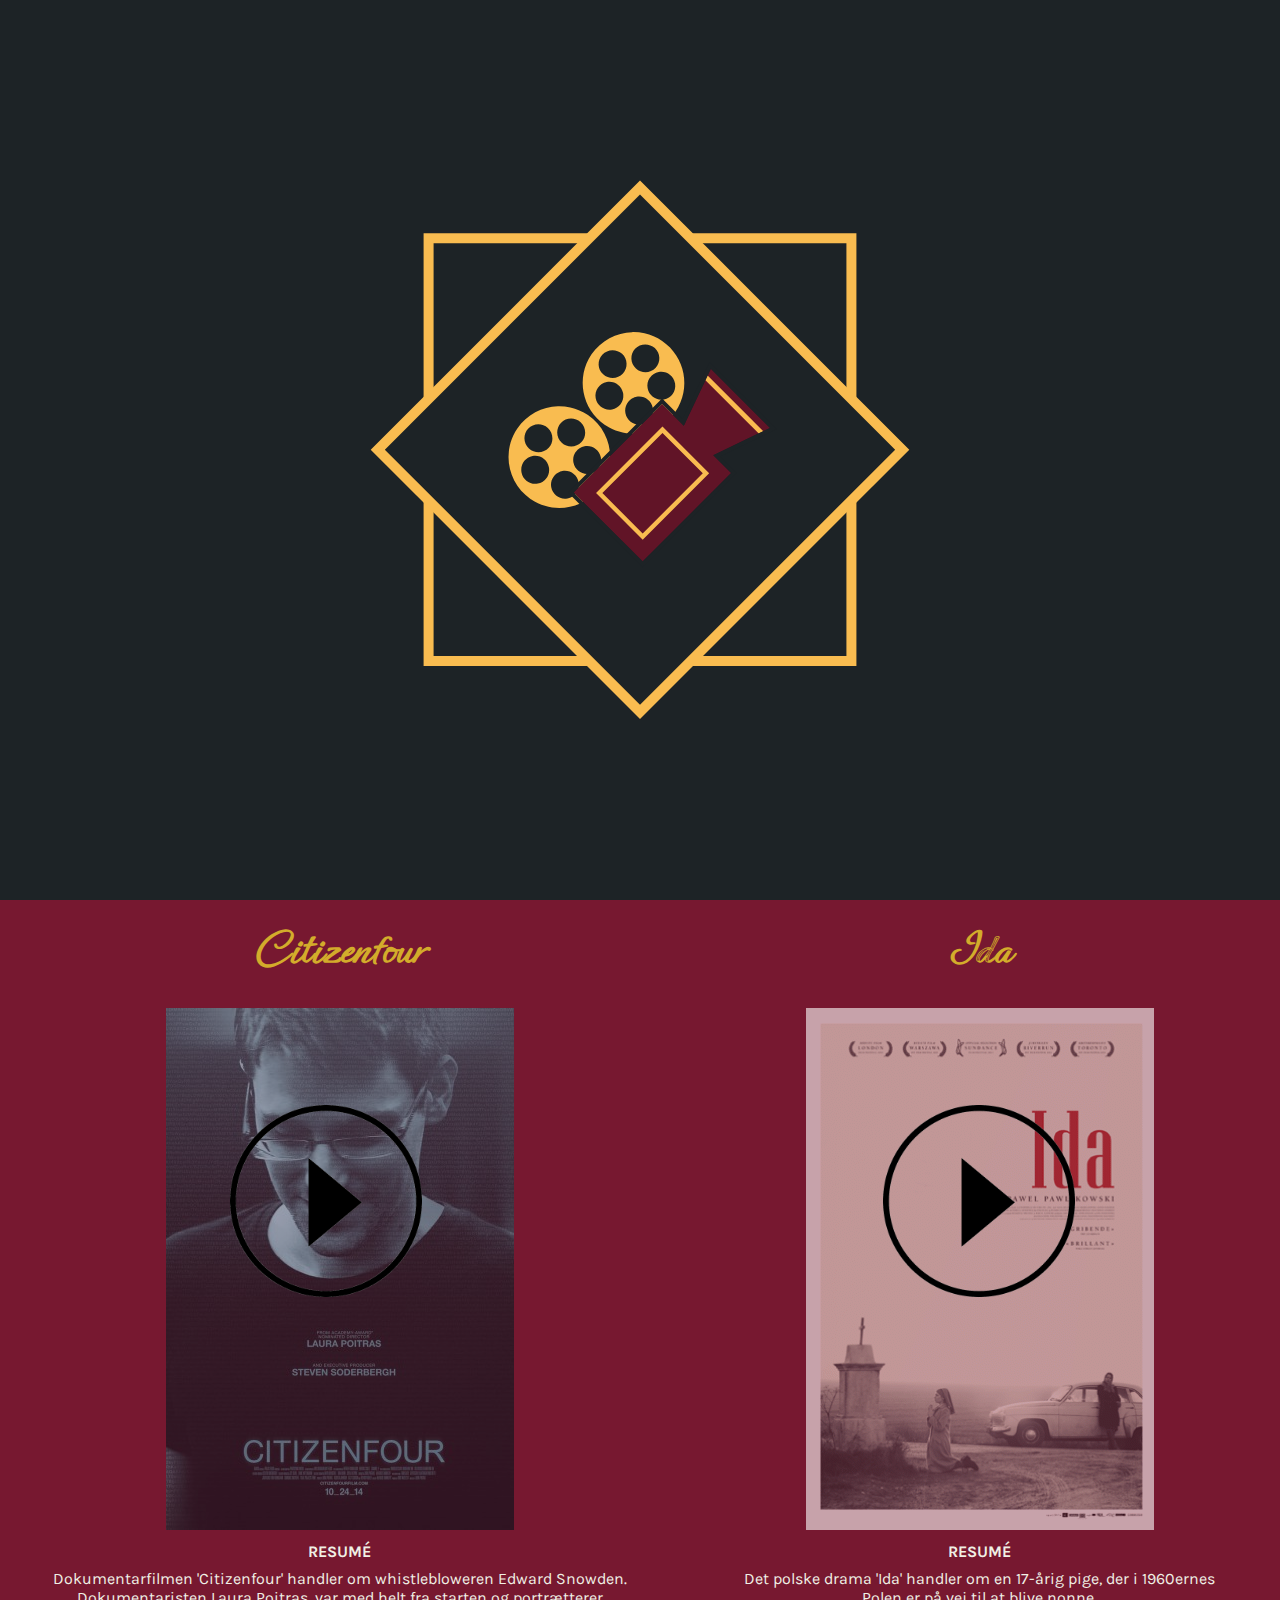
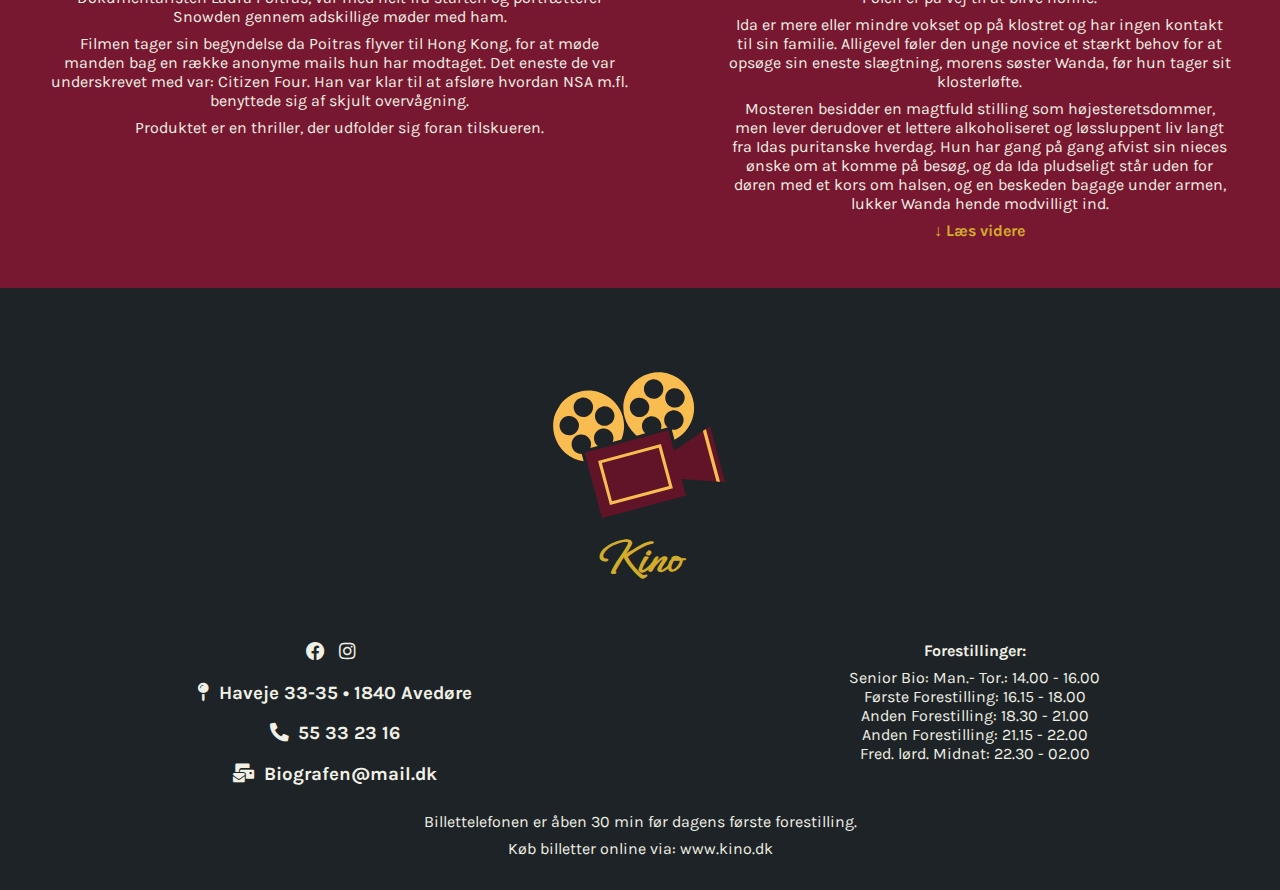
<file: index.html>
<!DOCTYPE html>
<html lang="da">

<head>
<!-- facebook Open Graph meta tags -->
    <meta property="og:title" content="Kino Biografen | Home" />
    <meta property="og:url" content="kino.dk/index" />
    <meta property="og:image" content="assets/logo/logo.svg" />
    <!-- <meta property="og:image:width" content="1200" />
    <meta property="og:image:height" content="630" /> -->
    <meta property="og:type" content="website" />
    <meta property="og:description" content="Kino er en lille biograf med speciale i kulturaktuelle og alternative filmoplevelser." />
    <meta property="og:locale" content="da" />
<!-- facebook Open Graph meta tags ends here -->

    <link rel="icon" href="assets/logo/logo.svg">
    <meta name="title" content="Kino Biografen | Home"/>
    <meta name="description" content="Lille biograf med speciale i kulturaktuelle og alternative filmoplevelser.">
    <meta name="keywords" content="Kino, Biograf, Kulturaktuelle, Alternative, Film, Oplevelser, Hygge, Popkorn, Biffen, Café">
    <meta name="robots" content="all" />
    <meta http-equiv="X-UA-Compatible" content="IE=edge">
    <meta name="viewport" content="width=device-width, initial-scale=1.0">

    <!-- STYLESHEETS -->
    <link rel="stylesheet" href="assets/css/header.css">
    <link rel="stylesheet" href="assets/css/main.css">
    <link rel="stylesheet" href="assets/css/index.css">
    <link href="/_FILES/webfonts/all.css" rel="stylesheet">

    <!-- JAVASCRIPT -->
    <script src="assets/js/slider.js" defer></script>
    <script src="assets/js/scripts.js" defer></script>
    <script src="assets/js/header.js" defer></script>
</head>

<body>

    <div class="loader">
        <?xml version="1.0" encoding="utf-8"?>
        <!-- Generator: Adobe Illustrator 25.4.1, SVG Export Plug-In . SVG Version: 6.00 Build 0)  -->
        <svg version="1.1" id="loader" xmlns="http://www.w3.org/2000/svg" xmlns:xlink="http://www.w3.org/1999/xlink" x="0px" y="0px"
             viewBox="0 0 288.17 309.87" enable-background="new 0 0 288.17 309.87" xml:space="preserve">
        <rect id="background2" x="38.31" y="49.17" transform="matrix(-1 8.315230e-15 -8.315230e-15 -1 288.167 309.8738)" fill="#1D2326" stroke="#F9BC50" stroke-width="5" stroke-miterlimit="10" width="211.54" height="211.54"/>
        <rect id="background1" x="51.31" y="62.17" transform="matrix(-0.7071 0.7071 -0.7071 -0.7071 355.5228 162.6114)" fill="#1D2326" stroke="#F9BC50" stroke-width="5" stroke-miterlimit="10" width="185.54" height="185.54"/>
        <g id="Camera">
            <path id="wheel2" fill="#F9BC50" d="M118.05,137.64c-2.76-1.88-5.75-3.14-8.83-3.8c-1.83-0.41-3.69-0.6-5.54-0.6h-0.14
                c-0.18,0-0.36,0-0.54,0.01c-7.87,0.24-15.52,4.12-20.29,11.12c-7.9,11.62-4.88,27.43,6.72,35.33l0.28,0.19
                c7.53,4.98,16.77,5.44,24.46,1.99c4.15-1.86,7.85-4.86,10.6-8.89C132.67,161.37,129.66,145.55,118.05,137.64z M104.5,141.61
                c2.58-2.82,7.02-3,9.88-0.38c2.85,2.63,3.05,7.04,0.44,9.87c-2.61,2.84-7.02,3.01-9.88,0.38
                C102.09,148.86,101.89,144.44,104.5,141.61z M88.1,144.5c2.62-2.84,7.04-3.01,9.89-0.38c2.85,2.62,3.04,7.05,0.44,9.88
                c-2.61,2.83-7.02,2.99-9.89,0.37C85.69,151.74,85.5,147.33,88.1,144.5z M84.78,166.12c-0.61-3.73,1.85-7.27,5.56-7.98
                c3.79-0.72,7.43,1.77,8.16,5.58c0.04,0.22,0.08,0.45,0.1,0.67v0.03c0.32,3.55-2.08,6.81-5.63,7.49c-3.76,0.72-7.43-1.78-8.16-5.59
                c-0.01-0.04-0.01-0.07-0.02-0.1C84.78,166.19,84.78,166.15,84.78,166.12z M108.36,179.24c-0.05,0.02-0.1,0.04-0.16,0.04
                c-0.08,0.02-0.16,0.04-0.24,0.06c-0.1,0.02-0.19,0.03-0.29,0.05c-3.73,0.61-7.27-1.87-7.98-5.61c-0.65-3.38,1.25-6.66,4.34-7.85
                c0.07-0.03,0.13-0.06,0.2-0.06c0.32-0.12,0.66-0.21,1-0.28c3.78-0.72,7.42,1.79,8.15,5.6c0.55,2.88-0.74,5.68-3.04,7.17
                C109.75,178.76,109.08,179.06,108.36,179.24z M118.94,166.98c-3.78,0.72-7.42-1.79-8.15-5.6c-0.36-1.85,0.05-3.67,1-5.13
                c0.08-0.11,0.17-0.23,0.25-0.34c0.98-1.37,2.49-2.38,4.28-2.72c3.79-0.72,7.43,1.78,8.16,5.59c0.02,0.1,0.04,0.19,0.04,0.29
                C125.08,162.77,122.63,166.27,118.94,166.98z"/>
            <path id="wheel1" fill="#F9BC50" d="M155.17,100.52c-2.76-1.88-5.75-3.14-8.83-3.8c-1.83-0.41-3.69-0.6-5.54-0.6h-0.14
                c-0.18,0-0.36,0-0.54,0.01c-7.87,0.24-15.52,4.12-20.29,11.12c-7.9,11.62-4.88,27.43,6.72,35.33l0.28,0.19
                c7.53,4.98,16.77,5.44,24.46,1.99c4.15-1.86,7.85-4.86,10.6-8.89C169.79,124.25,166.78,108.43,155.17,100.52z M141.62,104.49
                c2.58-2.82,7.02-3,9.88-0.38c2.85,2.63,3.05,7.04,0.44,9.87c-2.61,2.84-7.02,3.01-9.88,0.38
                C139.21,111.74,139.01,107.32,141.62,104.49z M125.22,107.38c2.62-2.84,7.04-3.01,9.89-0.38c2.85,2.62,3.04,7.05,0.44,9.88
                c-2.61,2.83-7.02,2.99-9.89,0.37C122.81,114.62,122.62,110.21,125.22,107.38z M121.9,129c-0.61-3.73,1.85-7.27,5.56-7.98
                c3.79-0.72,7.43,1.77,8.16,5.58c0.04,0.22,0.08,0.45,0.1,0.67v0.03c0.32,3.55-2.08,6.81-5.63,7.49c-3.76,0.72-7.43-1.78-8.16-5.59
                c-0.01-0.04-0.01-0.07-0.02-0.1C121.9,129.07,121.9,129.03,121.9,129z M145.48,142.12c-0.05,0.02-0.1,0.04-0.16,0.04
                c-0.08,0.02-0.16,0.04-0.24,0.06c-0.1,0.02-0.19,0.03-0.29,0.05c-3.73,0.61-7.27-1.87-7.98-5.61c-0.65-3.38,1.25-6.66,4.34-7.85
                c0.07-0.03,0.13-0.06,0.2-0.06c0.32-0.12,0.66-0.21,1-0.28c3.78-0.72,7.42,1.79,8.15,5.6c0.55,2.88-0.74,5.68-3.04,7.17
                C146.87,141.64,146.2,141.94,145.48,142.12z M156.06,129.86c-3.78,0.72-7.42-1.79-8.15-5.6c-0.36-1.85,0.05-3.67,1-5.13
                c0.08-0.11,0.17-0.23,0.25-0.34c0.98-1.37,2.49-2.38,4.28-2.72c3.79-0.72,7.43,1.78,8.16,5.59c0.02,0.1,0.04,0.19,0.04,0.29
                C162.2,125.65,159.75,129.15,156.06,129.86z"/>
            <path fill="#611427" d="M166,142.97l-10.87-10.88l-44.28,44.28l34.55,34.55l44.28-44.28l-8.91-8.91l28.38-13.67l-29.62-29.62
                L166,142.97z"/>
            <g>
                <path fill="#F9BC50" d="M178.69,166.73l-33.24,33.24l-23.35-23.35l33.23-33.23l23.35,23.35L178.69,166.73z M145.43,196.82
                    l30.08-30.08l-20.18-20.18l-30.08,30.08L145.43,196.82z"/>
            </g>
            <g>
                <path fill="#F9BC50" d="M176.82,120.14l26.67,26.68l2.3-1.13l-27.86-27.86L176.82,120.14z"/>
            </g>
            <path fill="#1D2326" d="M179.53,114.44l29.62,29.62l-28.38,13.67l8.91,8.91l-44.28,44.28l-34.55-34.55l44.28-44.28L166,142.97
                L179.53,114.44L179.53,114.44z M178.94,111.02l-1.22,2.56l-12.32,25.96l-8.86-8.87l-1.41-1.41l-1.41,1.41l-44.28,44.28l-1.41,1.41
                l1.41,1.41l34.55,34.55l1.41,1.41l1.41-1.41l44.28-44.28l1.41-1.41l-1.41-1.41l-6.91-6.91l25.84-12.45l2.54-1.22l-1.99-1.99
                l-29.62-29.62L178.94,111.02L178.94,111.02z"/>
        </g>
        </svg>

<div id="zoomOut"></div>
    </div>

<!-- Header med navigation -->
<header id="header">
    <div id="header-wrap">
    <a href="index.html">
    <?xml version="1.0" encoding="utf-8"?>
    <!-- Generator: Adobe Illustrator 25.4.1, SVG Export Plug-In . SVG Version: 6.00 Build 0)  -->
    <svg version="1.1" id="header-logo" xmlns="http://www.w3.org/2000/svg" xmlns:xlink="http://www.w3.org/1999/xlink" x="0px" y="0px"
         viewBox="0 0 288.17 309.87" enable-background="new 0 0 288.17 309.87" xml:space="preserve">
    <rect id="background2" x="38.31" y="49.17" transform="matrix(-1 8.315230e-15 -8.315230e-15 -1 288.167 309.8738)" fill="#1D2326" stroke="#F9BC50" stroke-width="5" stroke-miterlimit="10" width="211.54" height="211.54"/>
    <rect id="background1" x="51.31" y="62.17" transform="matrix(-0.7071 0.7071 -0.7071 -0.7071 355.5228 162.6114)" fill="#1D2326" stroke="#F9BC50" stroke-width="5" stroke-miterlimit="10" width="185.54" height="185.54"/>
    <g id="Camera">
        <path id="wheel2" fill="#F9BC50" d="M118.05,137.64c-2.76-1.88-5.75-3.14-8.83-3.8c-1.83-0.41-3.69-0.6-5.54-0.6h-0.14
            c-0.18,0-0.36,0-0.54,0.01c-7.87,0.24-15.52,4.12-20.29,11.12c-7.9,11.62-4.88,27.43,6.72,35.33l0.28,0.19
            c7.53,4.98,16.77,5.44,24.46,1.99c4.15-1.86,7.85-4.86,10.6-8.89C132.67,161.37,129.66,145.55,118.05,137.64z M104.5,141.61
            c2.58-2.82,7.02-3,9.88-0.38c2.85,2.63,3.05,7.04,0.44,9.87c-2.61,2.84-7.02,3.01-9.88,0.38
            C102.09,148.86,101.89,144.44,104.5,141.61z M88.1,144.5c2.62-2.84,7.04-3.01,9.89-0.38c2.85,2.62,3.04,7.05,0.44,9.88
            c-2.61,2.83-7.02,2.99-9.89,0.37C85.69,151.74,85.5,147.33,88.1,144.5z M84.78,166.12c-0.61-3.73,1.85-7.27,5.56-7.98
            c3.79-0.72,7.43,1.77,8.16,5.58c0.04,0.22,0.08,0.45,0.1,0.67v0.03c0.32,3.55-2.08,6.81-5.63,7.49c-3.76,0.72-7.43-1.78-8.16-5.59
            c-0.01-0.04-0.01-0.07-0.02-0.1C84.78,166.19,84.78,166.15,84.78,166.12z M108.36,179.24c-0.05,0.02-0.1,0.04-0.16,0.04
            c-0.08,0.02-0.16,0.04-0.24,0.06c-0.1,0.02-0.19,0.03-0.29,0.05c-3.73,0.61-7.27-1.87-7.98-5.61c-0.65-3.38,1.25-6.66,4.34-7.85
            c0.07-0.03,0.13-0.06,0.2-0.06c0.32-0.12,0.66-0.21,1-0.28c3.78-0.72,7.42,1.79,8.15,5.6c0.55,2.88-0.74,5.68-3.04,7.17
            C109.75,178.76,109.08,179.06,108.36,179.24z M118.94,166.98c-3.78,0.72-7.42-1.79-8.15-5.6c-0.36-1.85,0.05-3.67,1-5.13
            c0.08-0.11,0.17-0.23,0.25-0.34c0.98-1.37,2.49-2.38,4.28-2.72c3.79-0.72,7.43,1.78,8.16,5.59c0.02,0.1,0.04,0.19,0.04,0.29
            C125.08,162.77,122.63,166.27,118.94,166.98z"/>
        <path id="wheel1" fill="#F9BC50" d="M155.17,100.52c-2.76-1.88-5.75-3.14-8.83-3.8c-1.83-0.41-3.69-0.6-5.54-0.6h-0.14
            c-0.18,0-0.36,0-0.54,0.01c-7.87,0.24-15.52,4.12-20.29,11.12c-7.9,11.62-4.88,27.43,6.72,35.33l0.28,0.19
            c7.53,4.98,16.77,5.44,24.46,1.99c4.15-1.86,7.85-4.86,10.6-8.89C169.79,124.25,166.78,108.43,155.17,100.52z M141.62,104.49
            c2.58-2.82,7.02-3,9.88-0.38c2.85,2.63,3.05,7.04,0.44,9.87c-2.61,2.84-7.02,3.01-9.88,0.38
            C139.21,111.74,139.01,107.32,141.62,104.49z M125.22,107.38c2.62-2.84,7.04-3.01,9.89-0.38c2.85,2.62,3.04,7.05,0.44,9.88
            c-2.61,2.83-7.02,2.99-9.89,0.37C122.81,114.62,122.62,110.21,125.22,107.38z M121.9,129c-0.61-3.73,1.85-7.27,5.56-7.98
            c3.79-0.72,7.43,1.77,8.16,5.58c0.04,0.22,0.08,0.45,0.1,0.67v0.03c0.32,3.55-2.08,6.81-5.63,7.49c-3.76,0.72-7.43-1.78-8.16-5.59
            c-0.01-0.04-0.01-0.07-0.02-0.1C121.9,129.07,121.9,129.03,121.9,129z M145.48,142.12c-0.05,0.02-0.1,0.04-0.16,0.04
            c-0.08,0.02-0.16,0.04-0.24,0.06c-0.1,0.02-0.19,0.03-0.29,0.05c-3.73,0.61-7.27-1.87-7.98-5.61c-0.65-3.38,1.25-6.66,4.34-7.85
            c0.07-0.03,0.13-0.06,0.2-0.06c0.32-0.12,0.66-0.21,1-0.28c3.78-0.72,7.42,1.79,8.15,5.6c0.55,2.88-0.74,5.68-3.04,7.17
            C146.87,141.64,146.2,141.94,145.48,142.12z M156.06,129.86c-3.78,0.72-7.42-1.79-8.15-5.6c-0.36-1.85,0.05-3.67,1-5.13
            c0.08-0.11,0.17-0.23,0.25-0.34c0.98-1.37,2.49-2.38,4.28-2.72c3.79-0.72,7.43,1.78,8.16,5.59c0.02,0.1,0.04,0.19,0.04,0.29
            C162.2,125.65,159.75,129.15,156.06,129.86z"/>
        <path fill="#611427" d="M166,142.97l-10.87-10.88l-44.28,44.28l34.55,34.55l44.28-44.28l-8.91-8.91l28.38-13.67l-29.62-29.62
            L166,142.97z"/>
        <g>
            <path fill="#F9BC50" d="M178.69,166.73l-33.24,33.24l-23.35-23.35l33.23-33.23l23.35,23.35L178.69,166.73z M145.43,196.82
                l30.08-30.08l-20.18-20.18l-30.08,30.08L145.43,196.82z"/>
        </g>
        <g>
            <path fill="#F9BC50" d="M176.82,120.14l26.67,26.68l2.3-1.13l-27.86-27.86L176.82,120.14z"/>
        </g>
        <path fill="#1D2326" d="M179.53,114.44l29.62,29.62l-28.38,13.67l8.91,8.91l-44.28,44.28l-34.55-34.55l44.28-44.28L166,142.97
            L179.53,114.44L179.53,114.44z M178.94,111.02l-1.22,2.56l-12.32,25.96l-8.86-8.87l-1.41-1.41l-1.41,1.41l-44.28,44.28l-1.41,1.41
            l1.41,1.41l34.55,34.55l1.41,1.41l1.41-1.41l44.28-44.28l1.41-1.41l-1.41-1.41l-6.91-6.91l25.84-12.45l2.54-1.22l-1.99-1.99
            l-29.62-29.62L178.94,111.02L178.94,111.02z"/>
    </g>
    </svg>
    </a>

        <ul id="quick-links">
            <li> <a href="ticket.html">Bestil billet</a></li>
            <li> <a href="about.html">Om Kino</a></li>
            <li> <a href="film.html">Aktuelle Film</a></li>
        </ul>

    <span id="burger">&#9776</span>
 </div>
<nav id="navigation">
    <ul>
        <li id="kinoMain"><a href="about.html">Om kino</a>
            <ul id="kinoList">
                <li id="facilitiesMain"><a href="about.html">Faciliteterne</a>
                    <ul id="facilitiesList">
                        <li><a href="about.html">Salene</a></li>
                        <li><a href="about.html">Cafe</a></li>
                    </ul>
                </li>
            </ul>
        </li>
        <li><a href="arrangamenter.html">Arrangementer</a></li>
        <li id="moviesMain"><a href="film.html">Film</a>
            <ul id="moviesList">
                <li><a href="film.html">Aktuelle Film</a></li>
                <li><a href="film.html">Seniorfilm</a></li>
                <li><a href="film.html">Børnefilm</a></li>
            </ul>

        </li>
        <li><a id="ticketLink" href="ticket.html">Bestil billet</a></li>
        <li><a href="#footer">Kontakt</a></li>
    </ul>
</nav>
</header>


    <!-- Vores slider container  -->
    <section class="slideshow">
        <!-- Det her er antal billeder  -->
        <img src="assets/images/Optimeret_biograf.jpg" alt="Billed af den lille sal med røde sæder" title="Billed af den lille sal med røde sæder" class="slide">
        <img src="assets/images/Optimeret_14d42544dd9249c7b15fe2d405aeb2e8_biograf1.jpg" alt="Billed af røde sæder" title="Billed af røde sæder" class="slide">
        <img src="assets/images/Optimeret_Sal_01.jpg" alt="Billed af den stor sal med røde sæder" title="Billed af den stor sal med røde sæder" class="slide">
        <img src="assets/images/Optimeret_Horror-i-biograferne-2013.jpg" alt="Billed af en helt masse gyserfilm" title="Billed af en helt masse gyserfilm" class="slide">



        <!-- Prikker/dot m event til når man klikker -->
        <div class="dot-cont">
            <!-- 1 dot for hver slide -->
            <div class="dot" onclick="clickChangeSlide(0)"></div>
            <div class="dot" onclick="clickChangeSlide(1)"></div>
            <div class="dot" onclick="clickChangeSlide(2)"></div>
            <div class="dot" onclick="clickChangeSlide(3)"></div>
        </div>
    </section>

    <!-- aktuelle film section -->


    <section id="index">
        <h2>Aktuelle film</h2>
        <div class="figuregrid" id="figuregrid">
            <figure>
                <h2>Citizenfour</h2>
                <img src="/assets/images/poster/Optimeret_Poster-Citizenfour.jpg" alt="Billed af filmen Citizenfour" title="Billed af filmen Citizenfour"
                <!-- video press play -->
                <a href="javascript:void(0);" onclick="playVideo('./assets/images/Media/Citizenfour.mp4');"><img id="playvideo1"src="/assets/images/playvideo.png" alt="Billed af play knap" title="Billed af play knap"></a>
                <figcaption>
                    <p class="boldp">RESUMÉ</p>
                    <p>Dokumentarfilmen 'Citizenfour' handler om whistlebloweren Edward Snowden. Dokumentaristen Laura Poitras, var med helt fra starten og portrætterer Snowden gennem adskillige møder med ham.</p>
                    <p>Filmen tager sin begyndelse da Poitras flyver til Hong Kong, for at møde manden bag en række anonyme mails hun har modtaget. Det eneste de var underskrevet med var: Citizen Four. Han var klar til at afsløre hvordan NSA m.fl. benyttede sig af skjult overvågning.</p>
                    <p>Produktet er en thriller, der udfolder sig foran tilskueren.</p>
                </figcaption>
            </figure>

            <figure>
                <h2>Ida</h2>
                <img src="/assets/images/poster/Optimeret_Poster-Ida.gif" alt="Billed af filmen Ida" title="Billed af filmen Ida">
                <a href="javascript:void(0);" onclick="playVideo('./assets/images/Media/Ida_Official.mp4');"><img  id="playvideo2"src="/assets/images/playvideo.png" alt="Billed af play knap" title="Billed af play knap"></a>
                <figcaption id="idafigcaption">
                    <p class="boldp">RESUMÉ</p>
                    <p>Det polske drama 'Ida' handler om en 17-årig pige, der i 1960ernes Polen er på vej til at blive nonne.</p>
                    <p>Ida er mere eller mindre vokset op på klostret og har ingen kontakt til sin familie. Alligevel føler den unge novice et stærkt behov for at opsøge sin eneste slægtning, morens søster Wanda, før hun tager sit klosterløfte.</p>
                    <p>Mosteren besidder en magtfuld stilling som højesteretsdommer, men lever derudover et lettere alkoholiseret og løssluppent liv langt fra Idas puritanske hverdag. Hun har gang på gang afvist sin nieces ønske om at komme på besøg, og da Ida pludseligt står uden for døren med et kors om halsen, og en beskeden bagage under armen, lukker Wanda hende modvilligt ind.</p>
                    <div class="toggleText texthidden">
                        <p>Snart opdager Ida sandheden om sin familie, der forsvandt under besættelsestiden, og i fællesskab med sin moster rejser den unge pige nu tilbage til sin fødeby for at afdække deres tragiske familiehistorie og muligvis lære sig selv bedre at kende.</p>
                        <p>’Ida’ er filmet i smukke sort/hvide billeder og kombinerer på én gang de barske realiteter fra jødeforfølgelsen under Anden Verdenskrig med fortællingen om en ung piges (dragende spillet af Agata Trzebuchowska) religiøse identitet samt spirende seksualitet.</p>
                        <p>Filmen, der er årets Oscar-kandidat fra Polen, indeholder desuden genregreb fra den klassiske road movie og er instrueret af Pawel Pawlikowski, der tidligere har stået bag ’My Summer of Love’ og ’The Woman in the Fifth’.</p>
                    </div>
                    <!-- video press play -->
                    <!-- "javascript:void(0);"" -> means that the page is not reloading, because it´s a "js link". a js function will happen -->
                    <p><a href="javascript:void(0);" onclick="toggleExpand(this);">↓ Læs videre</a></p>
                </figcaption>
            </figure>
        </div>
        <!-- hvor video spilles -->
        <div class="video">
            <img src="./assets/images/close.png" class="close" onclick="closeVideo();" alt="Billed af lukke knap" tittle="Billed af lukke knap">
        </div>
    </section>

    <footer>
        <!-- Vigtige - kort info -->
        <div id="logodiv">
            <img src="assets/logo/logo.svg" alt="Billed af Kino biograf logo" title="Billed af Kino biograf logo">
            <h2>Kino</h2>
        </div>
        <div id="gridfooter">
            <div class="footerleft">
                <h3>
                    <i class="fab fa-facebook"></i>
                    <i class="fab fa-instagram"></i></h3>
                <h3><i class="fas fa-map-pin"></i>Haveje 33-35 • 1840 Avedøre</h3>
                <h3> <i class="fas fa-phone-alt"></i>55 33 23 16</h3>
                <h3><i class="fas fa-mail-bulk"></i>Biografen@mail.dk</h3>

            </div>

            <!-- Mere dyb info -->
            <article class="footerright">
                <span id="span">
                    <h4>Forestillinger:</h4>
                    <li> Senior Bio: Man.- Tor.: 14.00 - 16.00</li>
                    <li>Første Forestilling: 16.15 - 18.00</li>
                    <li>Anden Forestilling: 18.30 - 21.00</li>
                    <li>Anden Forestilling: 21.15 - 22.00</li>
                    <li>Fred. lørd. Midnat: 22.30 - 02.00</li>
                </span>
            </article>
        </div>
        <div id="sidsteinfo" style="text-align: center; padding-bottom:2em;">
                <p>Billettelefonen er åben 30 min før dagens første forestilling.</p>
                <p>Køb billetter online via: www.kino.dk</p>
        </div>
    </footer>
</body>

</html>
</file>
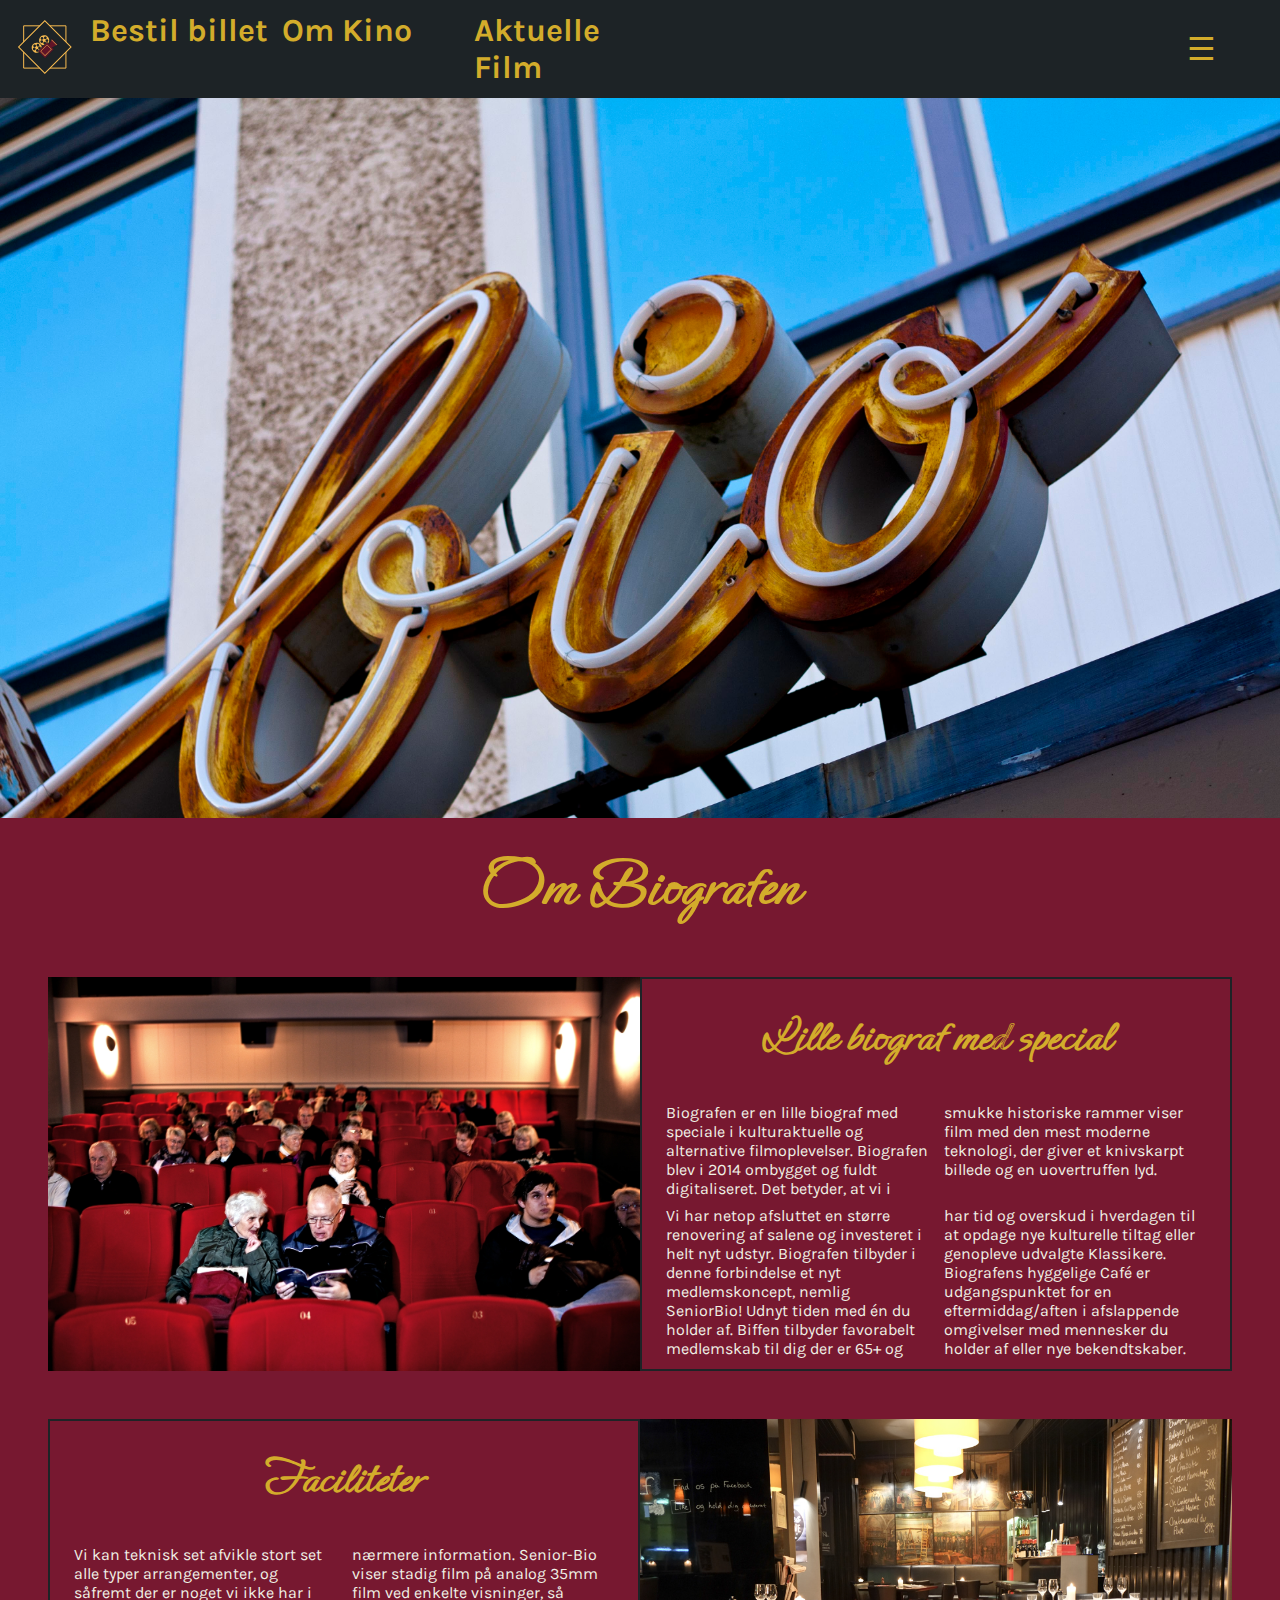
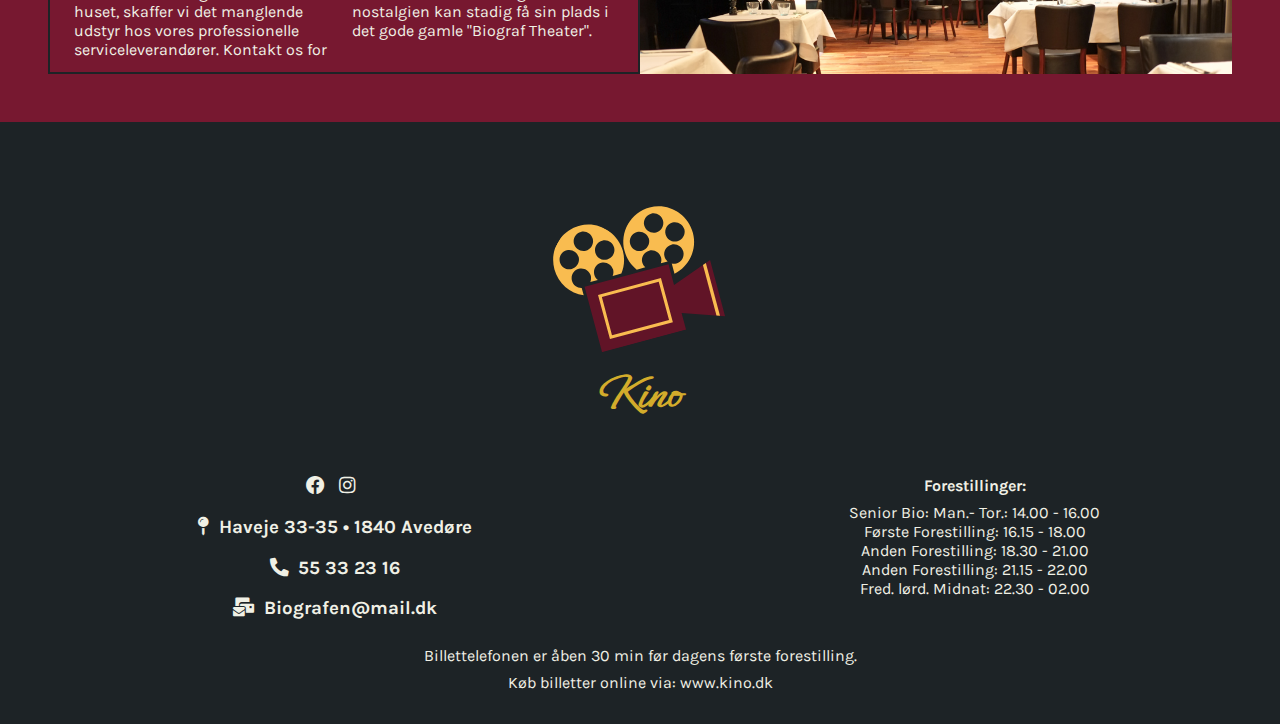
<file: about.html>
<!DOCTYPE html>
<html lang="da">

<head>
<!-- facebook Open Graph meta tags -->
<meta property="og:title" content="Kino Biografen | Om Kino" />
<meta property="og:url" content="kino.dk/Om Kino" />
<meta property="og:image" content="assets/logo/logo.svg" />
<!-- <meta property="og:image:width" content="1200" />
<meta property="og:image:height" content="630" /> -->
<meta property="og:type" content="website" />
<meta property="og:description" content="Kino er en lille biograf med speciale i kulturaktuelle og alternative filmoplevelser." />
<meta property="og:locale" content="da" />
<!-- facebook Open Graph meta tags ends here -->


<link rel="icon" href="assets/logo/logo.svg">
<meta name="title" content="Kino Biografen | Om Kino"/>
<meta name="description" content="Lille biograf med speciale i kulturaktuelle og alternative filmoplevelser.">
<meta name="keywords" content="Kino, Biograf, Kulturaktuelle, Alternative, Film, Oplevelser, Hygge, Popkorn, Biffen, Café">
<meta name="robots" content="all" />
<meta http-equiv="X-UA-Compatible" content="IE=edge">
<meta name="viewport" content="width=device-width, initial-scale=1.0">
    <!-- STYLESHEETS -->
    <link rel="stylesheet" href="assets/css/main.css">
    <link rel="stylesheet" href="assets/css/index.css">
    <link rel="stylesheet" href="assets/css/header.css">
    <link href="/_FILES/webfonts/all.css" rel="stylesheet">
    <!-- JAVASCRIPT -->
    <script src="assets/js/header.js" defer></script>
    <script src="assets/js/slider.js" defer></script>
</head>

<body>
    <header id="header">
        <div id="header-wrap">
        <a href="index.html">
        <?xml version="1.0" encoding="utf-8"?>
        <!-- Generator: Adobe Illustrator 25.4.1, SVG Export Plug-In . SVG Version: 6.00 Build 0)  -->
        <svg version="1.1" id="header-logo" xmlns="http://www.w3.org/2000/svg" xmlns:xlink="http://www.w3.org/1999/xlink" x="0px" y="0px"
             viewBox="0 0 288.17 309.87" enable-background="new 0 0 288.17 309.87" xml:space="preserve">
        <rect id="background2" x="38.31" y="49.17" transform="matrix(-1 8.315230e-15 -8.315230e-15 -1 288.167 309.8738)" fill="#1D2326" stroke="#F9BC50" stroke-width="5" stroke-miterlimit="10" width="211.54" height="211.54"/>
        <rect id="background1" x="51.31" y="62.17" transform="matrix(-0.7071 0.7071 -0.7071 -0.7071 355.5228 162.6114)" fill="#1D2326" stroke="#F9BC50" stroke-width="5" stroke-miterlimit="10" width="185.54" height="185.54"/>
        <g id="Camera">
            <path id="wheel2" fill="#F9BC50" d="M118.05,137.64c-2.76-1.88-5.75-3.14-8.83-3.8c-1.83-0.41-3.69-0.6-5.54-0.6h-0.14
                c-0.18,0-0.36,0-0.54,0.01c-7.87,0.24-15.52,4.12-20.29,11.12c-7.9,11.62-4.88,27.43,6.72,35.33l0.28,0.19
                c7.53,4.98,16.77,5.44,24.46,1.99c4.15-1.86,7.85-4.86,10.6-8.89C132.67,161.37,129.66,145.55,118.05,137.64z M104.5,141.61
                c2.58-2.82,7.02-3,9.88-0.38c2.85,2.63,3.05,7.04,0.44,9.87c-2.61,2.84-7.02,3.01-9.88,0.38
                C102.09,148.86,101.89,144.44,104.5,141.61z M88.1,144.5c2.62-2.84,7.04-3.01,9.89-0.38c2.85,2.62,3.04,7.05,0.44,9.88
                c-2.61,2.83-7.02,2.99-9.89,0.37C85.69,151.74,85.5,147.33,88.1,144.5z M84.78,166.12c-0.61-3.73,1.85-7.27,5.56-7.98
                c3.79-0.72,7.43,1.77,8.16,5.58c0.04,0.22,0.08,0.45,0.1,0.67v0.03c0.32,3.55-2.08,6.81-5.63,7.49c-3.76,0.72-7.43-1.78-8.16-5.59
                c-0.01-0.04-0.01-0.07-0.02-0.1C84.78,166.19,84.78,166.15,84.78,166.12z M108.36,179.24c-0.05,0.02-0.1,0.04-0.16,0.04
                c-0.08,0.02-0.16,0.04-0.24,0.06c-0.1,0.02-0.19,0.03-0.29,0.05c-3.73,0.61-7.27-1.87-7.98-5.61c-0.65-3.38,1.25-6.66,4.34-7.85
                c0.07-0.03,0.13-0.06,0.2-0.06c0.32-0.12,0.66-0.21,1-0.28c3.78-0.72,7.42,1.79,8.15,5.6c0.55,2.88-0.74,5.68-3.04,7.17
                C109.75,178.76,109.08,179.06,108.36,179.24z M118.94,166.98c-3.78,0.72-7.42-1.79-8.15-5.6c-0.36-1.85,0.05-3.67,1-5.13
                c0.08-0.11,0.17-0.23,0.25-0.34c0.98-1.37,2.49-2.38,4.28-2.72c3.79-0.72,7.43,1.78,8.16,5.59c0.02,0.1,0.04,0.19,0.04,0.29
                C125.08,162.77,122.63,166.27,118.94,166.98z"/>
            <path id="wheel1" fill="#F9BC50" d="M155.17,100.52c-2.76-1.88-5.75-3.14-8.83-3.8c-1.83-0.41-3.69-0.6-5.54-0.6h-0.14
                c-0.18,0-0.36,0-0.54,0.01c-7.87,0.24-15.52,4.12-20.29,11.12c-7.9,11.62-4.88,27.43,6.72,35.33l0.28,0.19
                c7.53,4.98,16.77,5.44,24.46,1.99c4.15-1.86,7.85-4.86,10.6-8.89C169.79,124.25,166.78,108.43,155.17,100.52z M141.62,104.49
                c2.58-2.82,7.02-3,9.88-0.38c2.85,2.63,3.05,7.04,0.44,9.87c-2.61,2.84-7.02,3.01-9.88,0.38
                C139.21,111.74,139.01,107.32,141.62,104.49z M125.22,107.38c2.62-2.84,7.04-3.01,9.89-0.38c2.85,2.62,3.04,7.05,0.44,9.88
                c-2.61,2.83-7.02,2.99-9.89,0.37C122.81,114.62,122.62,110.21,125.22,107.38z M121.9,129c-0.61-3.73,1.85-7.27,5.56-7.98
                c3.79-0.72,7.43,1.77,8.16,5.58c0.04,0.22,0.08,0.45,0.1,0.67v0.03c0.32,3.55-2.08,6.81-5.63,7.49c-3.76,0.72-7.43-1.78-8.16-5.59
                c-0.01-0.04-0.01-0.07-0.02-0.1C121.9,129.07,121.9,129.03,121.9,129z M145.48,142.12c-0.05,0.02-0.1,0.04-0.16,0.04
                c-0.08,0.02-0.16,0.04-0.24,0.06c-0.1,0.02-0.19,0.03-0.29,0.05c-3.73,0.61-7.27-1.87-7.98-5.61c-0.65-3.38,1.25-6.66,4.34-7.85
                c0.07-0.03,0.13-0.06,0.2-0.06c0.32-0.12,0.66-0.21,1-0.28c3.78-0.72,7.42,1.79,8.15,5.6c0.55,2.88-0.74,5.68-3.04,7.17
                C146.87,141.64,146.2,141.94,145.48,142.12z M156.06,129.86c-3.78,0.72-7.42-1.79-8.15-5.6c-0.36-1.85,0.05-3.67,1-5.13
                c0.08-0.11,0.17-0.23,0.25-0.34c0.98-1.37,2.49-2.38,4.28-2.72c3.79-0.72,7.43,1.78,8.16,5.59c0.02,0.1,0.04,0.19,0.04,0.29
                C162.2,125.65,159.75,129.15,156.06,129.86z"/>
            <path fill="#611427" d="M166,142.97l-10.87-10.88l-44.28,44.28l34.55,34.55l44.28-44.28l-8.91-8.91l28.38-13.67l-29.62-29.62
                L166,142.97z"/>
            <g>
                <path fill="#F9BC50" d="M178.69,166.73l-33.24,33.24l-23.35-23.35l33.23-33.23l23.35,23.35L178.69,166.73z M145.43,196.82
                    l30.08-30.08l-20.18-20.18l-30.08,30.08L145.43,196.82z"/>
            </g>
            <g>
                <path fill="#F9BC50" d="M176.82,120.14l26.67,26.68l2.3-1.13l-27.86-27.86L176.82,120.14z"/>
            </g>
            <path fill="#1D2326" d="M179.53,114.44l29.62,29.62l-28.38,13.67l8.91,8.91l-44.28,44.28l-34.55-34.55l44.28-44.28L166,142.97
                L179.53,114.44L179.53,114.44z M178.94,111.02l-1.22,2.56l-12.32,25.96l-8.86-8.87l-1.41-1.41l-1.41,1.41l-44.28,44.28l-1.41,1.41
                l1.41,1.41l34.55,34.55l1.41,1.41l1.41-1.41l44.28-44.28l1.41-1.41l-1.41-1.41l-6.91-6.91l25.84-12.45l2.54-1.22l-1.99-1.99
                l-29.62-29.62L178.94,111.02L178.94,111.02z"/>
        </g>
        </svg>
        </a>
        
            <ul id="quick-links">
                <li> <a href="ticket.html">Bestil billet</a></li>
                <li> <a href="about.html">Om Kino</a></li>
                <li> <a href="film.html">Aktuelle Film</a></li>
            </ul>
        
        <span id="burger">&#9776</span>
    </div>
    <nav id="navigation">
        <ul>
            <li id="kinoMain"><a href="about.html">Om kino</a>
                <ul id="kinoList">
                    <li id="facilitiesMain"><a href="about.html">Faciliteterne</a>
                        <ul id="facilitiesList">
                            <li><a href="about.html">Salene</a></li>
                            <li><a href="about.html">Cafe</a></li>
                        </ul>
                    </li>
                </ul>
            </li>
            <li><a href="arrangamenter.html">Arrangementer</a></li>
            <li id="moviesMain"><a href="film.html">Film</a>
                <ul id="moviesList">
                    <li><a href="film.html">Aktuelle Film</a></li>
                    <li><a href="film.html">Seniorfilm</a></li>
                    <li><a href="film.html">Børnefilm</a></li>
                </ul>

            </li>
            <li><a id="ticketLink" href="ticket.html">Bestil billet</a></li>
            <li><a href="#footer">Kontakt</a></li>
        </ul>
    </nav>
    </header>

    <header id="aboutHeader"></header>
    <section id="about">
        <h1>Om Biografen</h1>
        <article>
            <figure>
                <img src="/assets/images/Optimeret_Haslev_Bio_643116a.jpg" alt="Billed af røde sæder" title="Billed af røde sæder">
                <figcaption>
                    <h2>Lille biograf med special</h2>
                    <p>Biografen er en lille biograf med speciale i kulturaktuelle og alternative filmoplevelser. Biografen blev i 2014 ombygget og fuldt digitaliseret. Det betyder, at vi i smukke historiske rammer viser film med den mest moderne teknologi,
                        der giver et knivskarpt billede og en uovertruffen lyd.
                    </p>
                    <p>
                        Vi har netop afsluttet en større renovering af salene og investeret i helt nyt udstyr. Biografen tilbyder i denne forbindelse et nyt medlemskoncept, nemlig SeniorBio! Udnyt tiden med én du holder af. Biffen tilbyder favorabelt medlemskab til dig der er
                        65+ og har tid og overskud i hverdagen til at opdage nye kulturelle tiltag eller genopleve udvalgte Klassikere. Biografens hyggelige Café er udgangspunktet for en eftermiddag/aften i afslappende omgivelser med mennesker du holder
                        af eller nye bekendtskaber.
                    </p>

                </figcaption>
            </figure>
            <figure>

                <figcaption>
                    <h2>Faciliteter</h2>
                    <p>
                        Vi kan teknisk set afvikle stort set alle typer arrangementer, og såfremt der er noget vi ikke har i huset, skaffer vi det manglende udstyr hos vores professionelle serviceleverandører. Kontakt os for nærmere information. Senior-Bio viser stadig film
                        på analog 35mm film ved enkelte visninger, så nostalgien kan stadig få sin plads i det gode gamle "Biograf Theater".

                    </p>
                </figcaption>
                <img src="/assets/images/Optimeret_Café_01.jpg" alt="Billed af Kino Café" title="Billed af Kino Café">
            </figure>
        </article>
    </section>
    <footer>
        <!-- Vigtige - kort info -->
        <div id="logodiv">
            <img src="assets/logo/logo.svg" alt="Kino biograf logo" title="Kino biograf logo">
            <h2>Kino</h2>
        </div>
        <div id="gridfooter">
            <div class="footerleft">
                <h3>
                    <i class="fab fa-facebook"></i>
                    <i class="fab fa-instagram"></i></h3>
                <h3><i class="fas fa-map-pin"></i>Haveje 33-35 • 1840 Avedøre</h3>
                <h3> <i class="fas fa-phone-alt"></i>55 33 23 16</h3>
                <h3><i class="fas fa-mail-bulk"></i>Biografen@mail.dk</h3>

            </div>

            <!-- Mere dyb info -->
            <article class="footerright">
                <span id="span">
                    <h4>Forestillinger:</h4>
                    <li> Senior Bio: Man.- Tor.: 14.00 - 16.00</li>
                    <li>Første Forestilling: 16.15 - 18.00</li>
                    <li>Anden Forestilling: 18.30 - 21.00</li>
                    <li>Anden Forestilling: 21.15 - 22.00</li>
                    <li>Fred. lørd. Midnat: 22.30 - 02.00</li>
                </span>
            </article>
        </div>
        <div id="sidsteinfo" style="text-align: center; padding-bottom:2em;">
                <p>Billettelefonen er åben 30 min før dagens første forestilling.</p>
                <p>Køb billetter online via: www.kino.dk</p>
        </div>
    </footer>
</body>

</html>
</file>
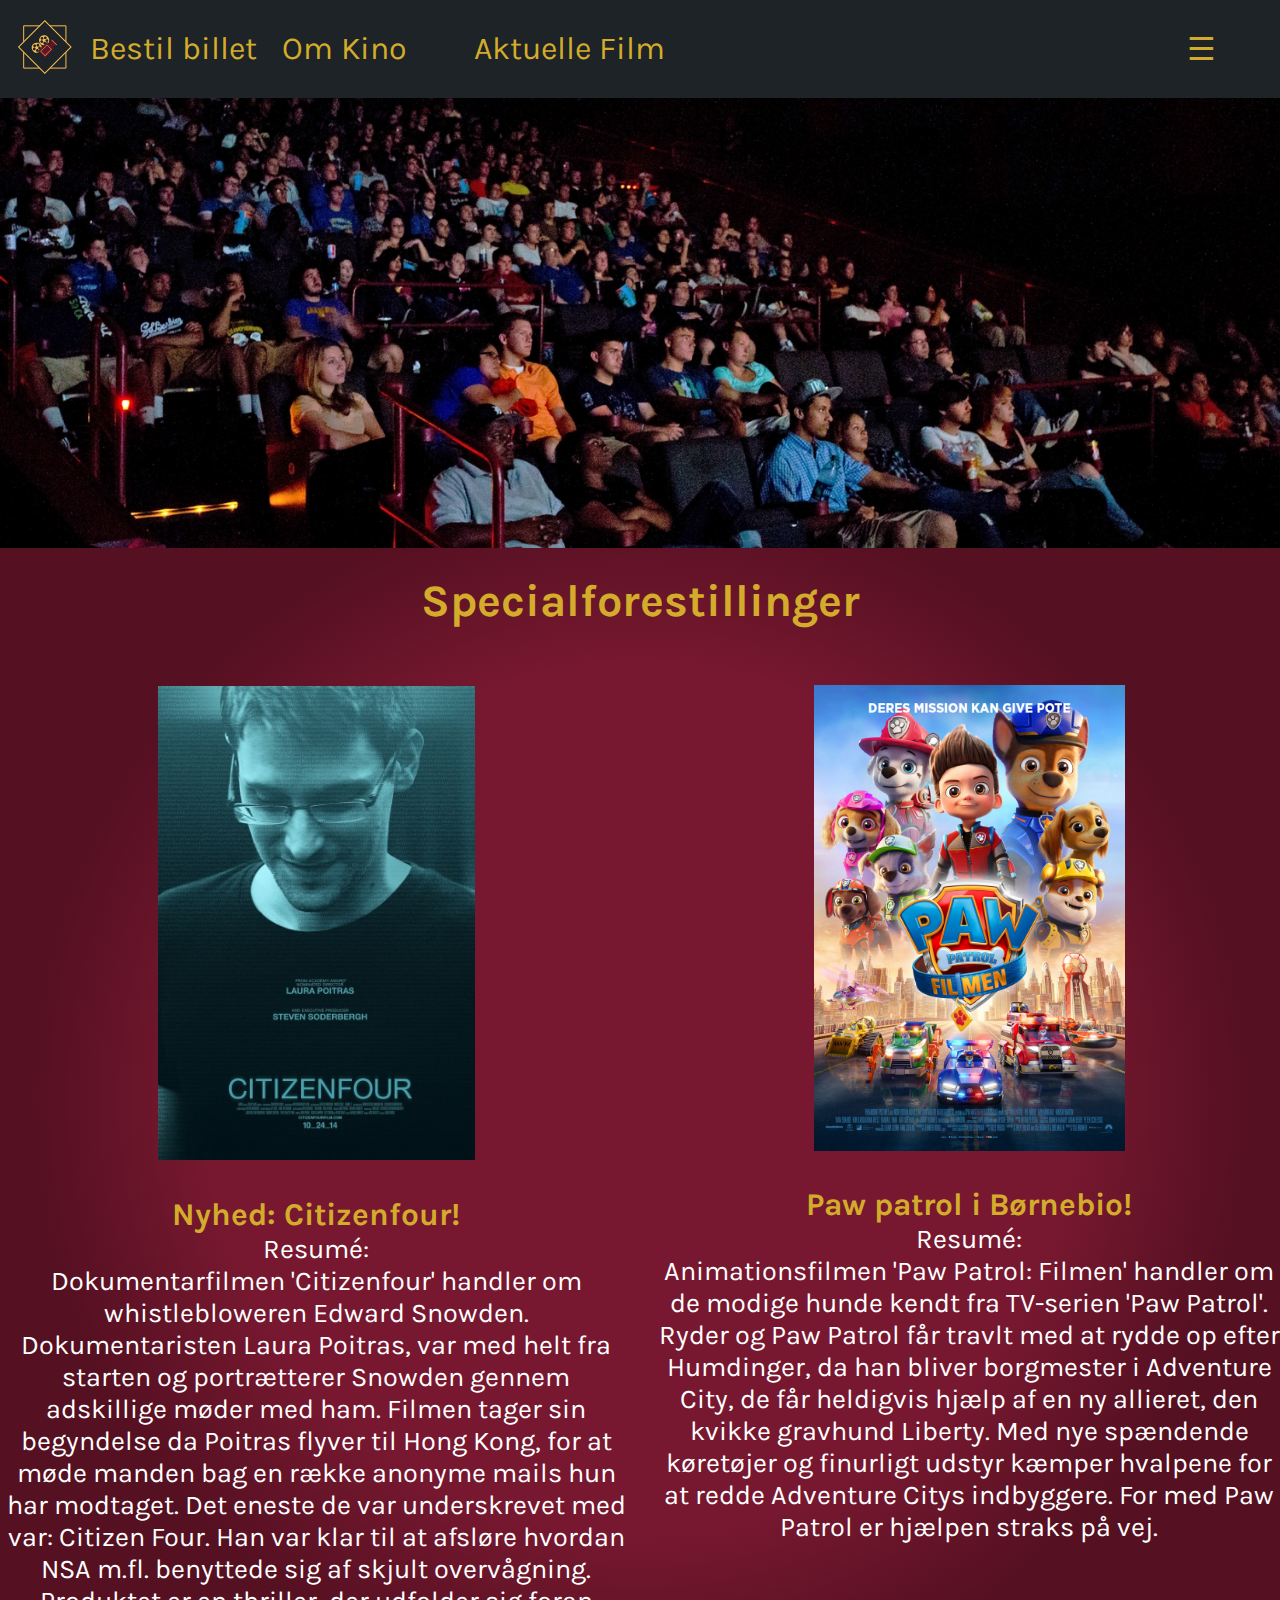
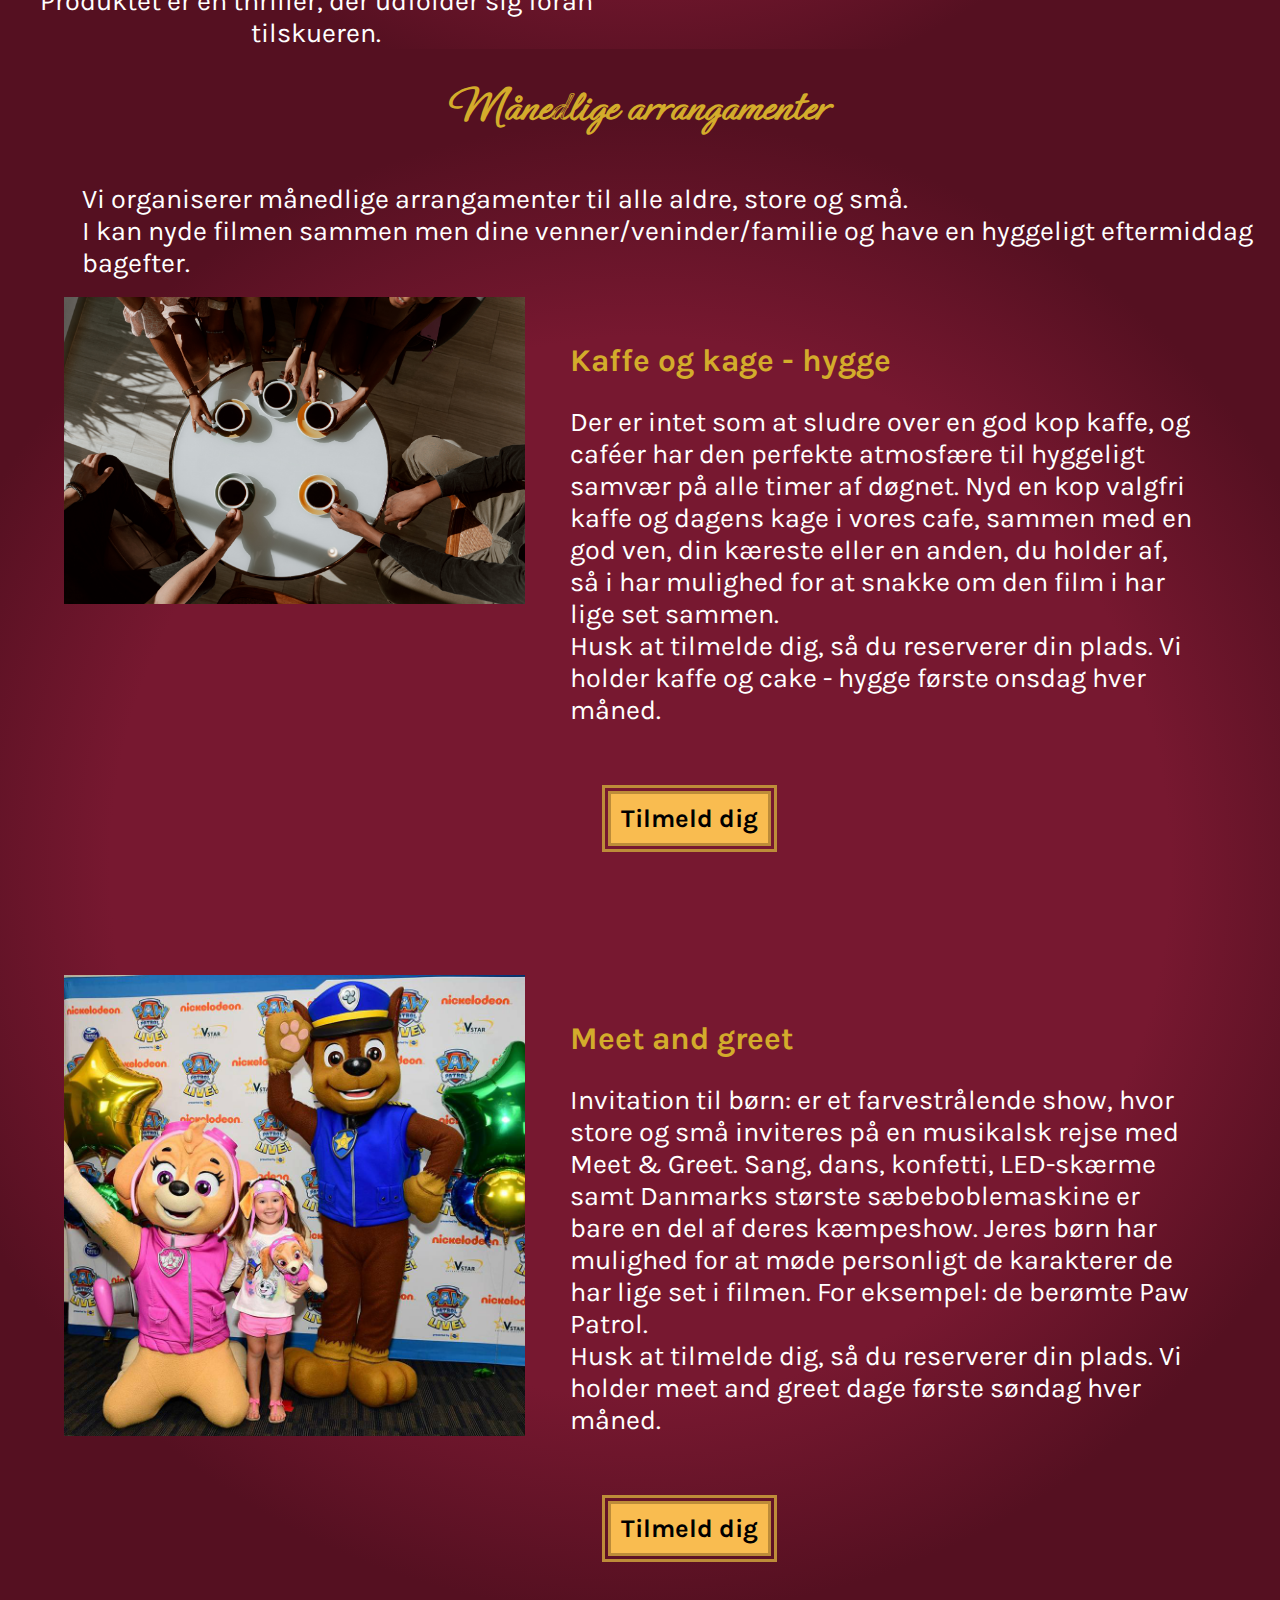
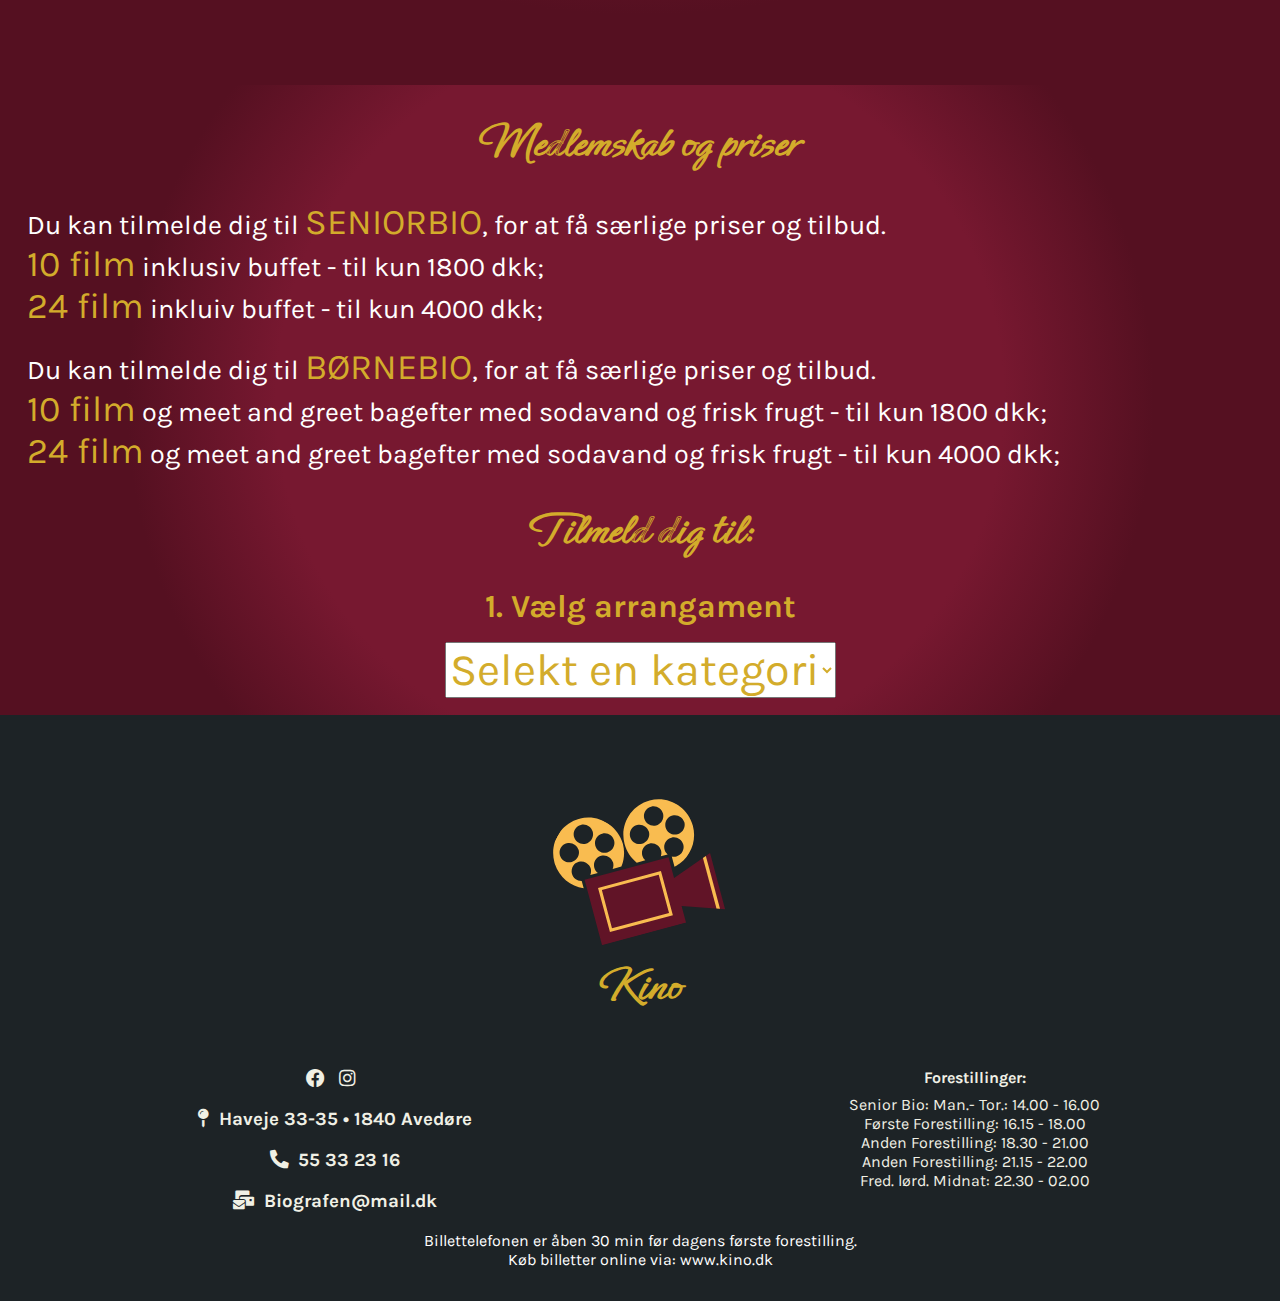
<file: arrangamenter.html>
<!DOCTYPE html>
<html lang="da">

<head>
<!-- facebook Open Graph meta tags -->
<meta property="og:title" content="Kino Biografen | Arrangementer" />
<meta property="og:url" content="kino.dk/Arrangementer" />
<meta property="og:image" content="assets/logo/logo.svg" />
<!-- <meta property="og:image:width" content="1200" />
<meta property="og:image:height" content="630" /> -->
<meta property="og:type" content="website" />
<meta property="og:description" content="Kino er en lille biograf med speciale i kulturaktuelle og alternative filmoplevelser." />
<meta property="og:locale" content="da" />
<!-- facebook Open Graph meta tags ends here -->


<link rel="icon" href="assets/logo/logo.svg">
<meta name="title" content="Kino Biografen | Film"/>
<meta name="description" content="Lille biograf med speciale i kulturaktuelle og alternative filmoplevelser.">
<meta name="keywords" content="Kino, Biograf, Kulturaktuelle, Alternative, Film, Oplevelser, Hygge, Popkorn, Biffen, Café">
<meta name="robots" content="all" />
<meta http-equiv="X-UA-Compatible" content="IE=edge">
<meta name="viewport" content="width=device-width, initial-scale=1.0">
    <link rel="stylesheet" href="assets/css/slider.css">
    <link rel="stylesheet" href="/assets/css/arrangamenter.css">
    <link rel="stylesheet" href="/assets/css/main.css">
    <link href="/_FILES/webfonts/all.css" rel="stylesheet">
    <link rel="stylesheet" href="./assets/css/header.css">

    <script src="/assets/js/arrangamenter.js" defer></script>
    
    <script src="assets/js/header.js" defer></script>
</head>

<body>

    <!-- Header with navigation -->

    <header id="header">
        <div id="header-wrap">
        <a href="index.html">
        <?xml version="1.0" encoding="utf-8"?>
        <!-- Generator: Adobe Illustrator 25.4.1, SVG Export Plug-In . SVG Version: 6.00 Build 0)  -->
        <svg version="1.1" id="header-logo" xmlns="http://www.w3.org/2000/svg" xmlns:xlink="http://www.w3.org/1999/xlink" x="0px" y="0px"
             viewBox="0 0 288.17 309.87" enable-background="new 0 0 288.17 309.87" xml:space="preserve">
        <rect id="background2" x="38.31" y="49.17" transform="matrix(-1 8.315230e-15 -8.315230e-15 -1 288.167 309.8738)" fill="#1D2326" stroke="#F9BC50" stroke-width="5" stroke-miterlimit="10" width="211.54" height="211.54"/>
        <rect id="background1" x="51.31" y="62.17" transform="matrix(-0.7071 0.7071 -0.7071 -0.7071 355.5228 162.6114)" fill="#1D2326" stroke="#F9BC50" stroke-width="5" stroke-miterlimit="10" width="185.54" height="185.54"/>
        <g id="Camera">
            <path id="wheel2" fill="#F9BC50" d="M118.05,137.64c-2.76-1.88-5.75-3.14-8.83-3.8c-1.83-0.41-3.69-0.6-5.54-0.6h-0.14
                c-0.18,0-0.36,0-0.54,0.01c-7.87,0.24-15.52,4.12-20.29,11.12c-7.9,11.62-4.88,27.43,6.72,35.33l0.28,0.19
                c7.53,4.98,16.77,5.44,24.46,1.99c4.15-1.86,7.85-4.86,10.6-8.89C132.67,161.37,129.66,145.55,118.05,137.64z M104.5,141.61
                c2.58-2.82,7.02-3,9.88-0.38c2.85,2.63,3.05,7.04,0.44,9.87c-2.61,2.84-7.02,3.01-9.88,0.38
                C102.09,148.86,101.89,144.44,104.5,141.61z M88.1,144.5c2.62-2.84,7.04-3.01,9.89-0.38c2.85,2.62,3.04,7.05,0.44,9.88
                c-2.61,2.83-7.02,2.99-9.89,0.37C85.69,151.74,85.5,147.33,88.1,144.5z M84.78,166.12c-0.61-3.73,1.85-7.27,5.56-7.98
                c3.79-0.72,7.43,1.77,8.16,5.58c0.04,0.22,0.08,0.45,0.1,0.67v0.03c0.32,3.55-2.08,6.81-5.63,7.49c-3.76,0.72-7.43-1.78-8.16-5.59
                c-0.01-0.04-0.01-0.07-0.02-0.1C84.78,166.19,84.78,166.15,84.78,166.12z M108.36,179.24c-0.05,0.02-0.1,0.04-0.16,0.04
                c-0.08,0.02-0.16,0.04-0.24,0.06c-0.1,0.02-0.19,0.03-0.29,0.05c-3.73,0.61-7.27-1.87-7.98-5.61c-0.65-3.38,1.25-6.66,4.34-7.85
                c0.07-0.03,0.13-0.06,0.2-0.06c0.32-0.12,0.66-0.21,1-0.28c3.78-0.72,7.42,1.79,8.15,5.6c0.55,2.88-0.74,5.68-3.04,7.17
                C109.75,178.76,109.08,179.06,108.36,179.24z M118.94,166.98c-3.78,0.72-7.42-1.79-8.15-5.6c-0.36-1.85,0.05-3.67,1-5.13
                c0.08-0.11,0.17-0.23,0.25-0.34c0.98-1.37,2.49-2.38,4.28-2.72c3.79-0.72,7.43,1.78,8.16,5.59c0.02,0.1,0.04,0.19,0.04,0.29
                C125.08,162.77,122.63,166.27,118.94,166.98z"/>
            <path id="wheel1" fill="#F9BC50" d="M155.17,100.52c-2.76-1.88-5.75-3.14-8.83-3.8c-1.83-0.41-3.69-0.6-5.54-0.6h-0.14
                c-0.18,0-0.36,0-0.54,0.01c-7.87,0.24-15.52,4.12-20.29,11.12c-7.9,11.62-4.88,27.43,6.72,35.33l0.28,0.19
                c7.53,4.98,16.77,5.44,24.46,1.99c4.15-1.86,7.85-4.86,10.6-8.89C169.79,124.25,166.78,108.43,155.17,100.52z M141.62,104.49
                c2.58-2.82,7.02-3,9.88-0.38c2.85,2.63,3.05,7.04,0.44,9.87c-2.61,2.84-7.02,3.01-9.88,0.38
                C139.21,111.74,139.01,107.32,141.62,104.49z M125.22,107.38c2.62-2.84,7.04-3.01,9.89-0.38c2.85,2.62,3.04,7.05,0.44,9.88
                c-2.61,2.83-7.02,2.99-9.89,0.37C122.81,114.62,122.62,110.21,125.22,107.38z M121.9,129c-0.61-3.73,1.85-7.27,5.56-7.98
                c3.79-0.72,7.43,1.77,8.16,5.58c0.04,0.22,0.08,0.45,0.1,0.67v0.03c0.32,3.55-2.08,6.81-5.63,7.49c-3.76,0.72-7.43-1.78-8.16-5.59
                c-0.01-0.04-0.01-0.07-0.02-0.1C121.9,129.07,121.9,129.03,121.9,129z M145.48,142.12c-0.05,0.02-0.1,0.04-0.16,0.04
                c-0.08,0.02-0.16,0.04-0.24,0.06c-0.1,0.02-0.19,0.03-0.29,0.05c-3.73,0.61-7.27-1.87-7.98-5.61c-0.65-3.38,1.25-6.66,4.34-7.85
                c0.07-0.03,0.13-0.06,0.2-0.06c0.32-0.12,0.66-0.21,1-0.28c3.78-0.72,7.42,1.79,8.15,5.6c0.55,2.88-0.74,5.68-3.04,7.17
                C146.87,141.64,146.2,141.94,145.48,142.12z M156.06,129.86c-3.78,0.72-7.42-1.79-8.15-5.6c-0.36-1.85,0.05-3.67,1-5.13
                c0.08-0.11,0.17-0.23,0.25-0.34c0.98-1.37,2.49-2.38,4.28-2.72c3.79-0.72,7.43,1.78,8.16,5.59c0.02,0.1,0.04,0.19,0.04,0.29
                C162.2,125.65,159.75,129.15,156.06,129.86z"/>
            <path fill="#611427" d="M166,142.97l-10.87-10.88l-44.28,44.28l34.55,34.55l44.28-44.28l-8.91-8.91l28.38-13.67l-29.62-29.62
                L166,142.97z"/>
            <g>
                <path fill="#F9BC50" d="M178.69,166.73l-33.24,33.24l-23.35-23.35l33.23-33.23l23.35,23.35L178.69,166.73z M145.43,196.82
                    l30.08-30.08l-20.18-20.18l-30.08,30.08L145.43,196.82z"/>
            </g>
            <g>
                <path fill="#F9BC50" d="M176.82,120.14l26.67,26.68l2.3-1.13l-27.86-27.86L176.82,120.14z"/>
            </g>
            <path fill="#1D2326" d="M179.53,114.44l29.62,29.62l-28.38,13.67l8.91,8.91l-44.28,44.28l-34.55-34.55l44.28-44.28L166,142.97
                L179.53,114.44L179.53,114.44z M178.94,111.02l-1.22,2.56l-12.32,25.96l-8.86-8.87l-1.41-1.41l-1.41,1.41l-44.28,44.28l-1.41,1.41
                l1.41,1.41l34.55,34.55l1.41,1.41l1.41-1.41l44.28-44.28l1.41-1.41l-1.41-1.41l-6.91-6.91l25.84-12.45l2.54-1.22l-1.99-1.99
                l-29.62-29.62L178.94,111.02L178.94,111.02z"/>
        </g>
        </svg>
        </a>

            <ul id="quick-links">
                <li> <a href="ticket.html">Bestil billet</a></li>
                <li> <a href="about.html">Om Kino</a></li>
                <li> <a href="film.html">Aktuelle Film</a></li>
            </ul>

        <span id="burger">&#9776</span>
    </div>
        <nav id="navigation">
            <ul>
                <li id="kinoMain"><a href="about.html">Om kino</a>
                    <ul id="kinoList">
                        <li id="facilitiesMain"><a href="about.html">Faciliteterne</a>
                            <ul id="facilitiesList">
                                <li><a href="about.html">Salene</a></li>
                                <li><a href="about.html">Cafe</a></li>
                            </ul>
                        </li>
                    </ul>
                </li>
                <li><a href="arrangamenter.html">Arrangementer</a></li>
                <li id="moviesMain"><a href="film.html">Film</a>
                    <ul id="moviesList">
                        <li><a href="film.html">Aktuelle Film</a></li>
                        <li><a href="film.html">Seniorfilm</a></li>
                        <li><a href="film.html">Børnefilm</a></li>
                    </ul>

                </li>
                <li><a id="ticketLink" href="ticket.html">Bestil billet</a></li>
                <li><a href="#footer">Kontakt</a></li>
            </ul>
        </nav>
    </header>

    <section class="headerpicture" >
    </section>

    <!-- specialforestillinger section -->
    <section class="specialforestillinger">
        <h2 id="specialfh2">Specialforestillinger</h2>
        <div class="specialfgrid">
            <figure>
                <img id="citizenpic" src="/assets/images/poster/Optimeret_Poster-Citizenfour.jpg" alt="Billed af filmen Citizenfour" title="Billed af filmen Citizenfour">
                <figcaption>
                    <h3>Nyhed: Citizenfour!</h3>
                    <p>Resumé:</p>
                    <p> Dokumentarfilmen 'Citizenfour' handler om whistlebloweren Edward Snowden. Dokumentaristen Laura Poitras, var med helt fra starten og portrætterer Snowden gennem adskillige møder med ham.
                        Filmen tager sin begyndelse da Poitras flyver til Hong Kong, for at møde manden bag en række anonyme mails hun har modtaget. Det eneste de var underskrevet med var: Citizen Four. Han var klar til at afsløre hvordan NSA m.fl. benyttede sig af skjult overvågning.
                        Produktet er en thriller, der udfolder sig foran tilskueren.
                        </p>
                </figcaption>
            </figure>
            <figure>
                <img id="pawpic" src="/assets/images/poster/Optimeret_paw.jpg" alt="Billed af filmen Paw Patrol" title="Billed af filmen Patrol">
                <figcaption>
                    <h3>Paw patrol i Børnebio!</h3>
                    <p>Resumé:</p>
                    <p>Animationsfilmen 'Paw Patrol: Filmen' handler om de modige hunde kendt fra TV-serien 'Paw Patrol'.
                        Ryder og Paw Patrol får travlt med at rydde op efter Humdinger, da han bliver borgmester i Adventure City, de får heldigvis hjælp af en ny allieret, den kvikke gravhund Liberty. Med nye spændende køretøjer og finurligt udstyr kæmper hvalpene for at redde Adventure Citys indbyggere. For med Paw Patrol er hjælpen straks på vej.</p>
                </figcaption>
            </figure>
        </div>

    </section>

    <!-- Arrangamenter html i grid -->
    <section class="arrangamentersection">
        <h2 id="arrangamenterh2">Månedlige arrangamenter</h2>
        <p id="arrangamentp">
            Vi organiserer månedlige arrangamenter til alle aldre, store og små. <br> I kan nyde filmen sammen men dine venner/veninder/familie og have en hyggeligt eftermiddag bagefter.
        </p>
        <div id="arranggrid">
            <figure>
                <img src="/assets/images/Optimeret_coffeecake.jpg" alt="Billed af hygge" title="Billed af hygge">
                <figcaption>
                    <h3 id="arrangamentertitle">Kaffe og kage - hygge</h3>
                    <p>Der er intet som at sludre over en god kop kaffe, og caféer har den perfekte atmosfære til hyggeligt samvær på alle timer af døgnet. Nyd en kop valgfri kaffe og dagens kage i vores cafe, sammen med en god ven, din kæreste eller en anden, du holder af, så i har mulighed for at snakke om den film i har lige set sammen. </p>
                    <p>Husk at tilmelde dig, så du reserverer din plads. Vi holder kaffe og cake - hygge første onsdag hver måned. </p>
                    <button id="tilmeldbutton"><a href="">Tilmeld dig</a></button>
                </figcaption>
            </figure>
            <figure>
                <img src="/assets/images/Optimeret_meetandgreet.jpg" alt="Billed af Meet and greet" title="Billed af Meet and greet">
                <figcaption>
                    <h3 id="arrangamentertitle">Meet and greet</h3>
                    <p>Invitation til børn: er et farvestrålende show, hvor store og små inviteres på en musikalsk rejse med Meet & Greet. Sang, dans, konfetti, LED-skærme samt Danmarks største sæbeboblemaskine er bare en del af deres kæmpeshow. Jeres børn har mulighed for at møde personligt de karakterer de har lige set i filmen. For eksempel: de berømte Paw Patrol.</p>
                    <p>Husk at tilmelde dig, så du reserverer din plads. Vi holder meet and greet dage første søndag hver måned.</p>
                    <button id="tilmeldbutton"><a href="">Tilmeld dig</a></button>
                </figcaption>
            </figure>
        </div>
    </section>


    <!-- Medlemskab og Tilmeld digselv section -->
    <section class="tilmeldsection">
        <h2 id="medlemh2">Medlemskab og priser</h2>
        <p>
         Du kan tilmelde dig til <span id="goldspan">SENIORBIO</span>, for at få særlige priser og tilbud.
        </p>
        <p> <span id="goldspan">10 film</span> inklusiv buffet - til kun 1800 dkk;</p>
        <p> <span id="goldspan">24 film</span> inkluiv buffet - til kun 4000 dkk;</p>
        <br>
        <p>Du kan tilmelde dig til <span id="goldspan">BØRNEBIO</span>, for at få særlige priser og tilbud.</p>
        <p> <span id="goldspan">10 film</span> og meet and greet bagefter med sodavand og frisk frugt - til kun 1800 dkk;</p>
        <p> <span id="goldspan">24 film</span> og meet and greet bagefter med sodavand og frisk frugt - til kun 4000 dkk;</p>

        <!-- tilmeld dig formular -->
        <h2 id="tilmeldh2">Tilmeld dig til:</h2>
        <h2 class="Hh2">1. Vælg arrangament</h2>
        <div class="center-box">
            <select class="select" id="kategori" name="biolist" form="bioform" required>
                <option value="">Selekt en kategori</option>
                <optgroup label="Medlemskaber">
                    <option value="seniorbio">Seniorbio</option>
                <option value="Børnebio">Børnebio</option>
                </optgroup>
                <optgroup label="Månedlige arrangamenter">
                    <option value="Kaffe og hygge">Kaffe og hygge</option>
                    <option value="Meet and greet">Meet and greet</option>
                </optgroup>
            </select>

        </div>
        
        <form>
            <h2 class="Hh2">2. Kontaktoplysninger</h2>
                <div>
                    <input type="text" name="selectedOption" id="selectedOption" placeholder="Valgt kategori"></input>
                </div>
                <div>
                    <input type="text" name="name" id="name" placeholder="Dit navn"></input>
                </div>
                <div>
                    <input type="text" name="adress" id="adress" placeholder="Din adresse"/>
                </div>
                <div>
                    <input type="text" name="zip" id="zip" placeholder="Post kode"/>
                </div>
                <div>
                    <input type="text" name ="city" id="city" placeholder="By"/>
                </div>
                <div>
                    <input type="email" name="email" id="email" placeholder="Indtast email"></input>
                </div>
                <div>
                    <input type="number" name="telefon" id="telefon" placeholder="Indtast telefon"></input>
                </div>
                <div>
                    <input type="textarea" name="textarea" id="textarea" placeholder="Kommentar"></input>
                </div>
                <div class="buttons">
                    <button id="nextbtn" type="button" onclick="openPayment()">Next</button>
                </div>

        </form>
        
        <div id="betaling">
            <h2 class="Hh2">3. Betaling </h2>
            <div class="col-50">

                <div class="paymentdiv">
                    <h3 style="color:white;">Accepterede betalingsmetoder:</h3>
                    <img id="betalingimg" src="/assets/images/betalingslogo_02.jpg" alt="">
                    <input type="text" id="cname" name="cardname" placeholder="Navn på kortet">
                    <input type="text" id="ccnum" name="cardnumber" placeholder="Kortnummer : f eks: 1111-2222-3333-4444">
                    <div class="row">
                        <input type="text" id="expmonth" name="expmonth" placeholder="Udløbsmåned">
                        <input type="text" id="expyear" name="expyear" placeholder="Udløbs år">
                        <input type="text" id="cvv" name="cvv" placeholder="CVV">
                    </div>
              </div>
            <button id="tilmeldbutton" type="button" onclick="succes()">Tilmeld mig</button>
        </div>
        </div>
    </section>


    <footer>
        <!-- Vigtige - kort info -->
        <div id="logodiv">
            <img src="assets/logo/logo.svg" alt="kino logo biograf">
            <h2>Kino</h2>
        </div>
        <div id="gridfooter">
            <div class="footerleft">
                <h3>
                    <i class="fab fa-facebook"></i>
                    <i class="fab fa-instagram"></i></h3>
                <h3><i class="fas fa-map-pin"></i>Haveje 33-35 • 1840 Avedøre</h3>
                <h3> <i class="fas fa-phone-alt"></i>55 33 23 16</h3>
                <h3><i class="fas fa-mail-bulk"></i>Biografen@mail.dk</h3>

            </div>

            <!-- Mere dyb info -->
            <article class="footerright">
                <span id="span">
                    <h4>Forestillinger:</h4>
                    <li> Senior Bio: Man.- Tor.: 14.00 - 16.00</li>
                    <li>Første Forestilling: 16.15 - 18.00</li>
                    <li>Anden Forestilling: 18.30 - 21.00</li>
                    <li>Anden Forestilling: 21.15 - 22.00</li>
                    <li>Fred. lørd. Midnat: 22.30 - 02.00</li>
                </span>
            </article>
        </div>
        <div id="sidsteinfo" style="text-align: center; padding-bottom:2em; color:white;">
                <p>Billettelefonen er åben 30 min før dagens første forestilling.</p>
                <p>Køb billetter online via: www.kino.dk</p>
        </div>
    </footer>



</body>

</html>
</file>
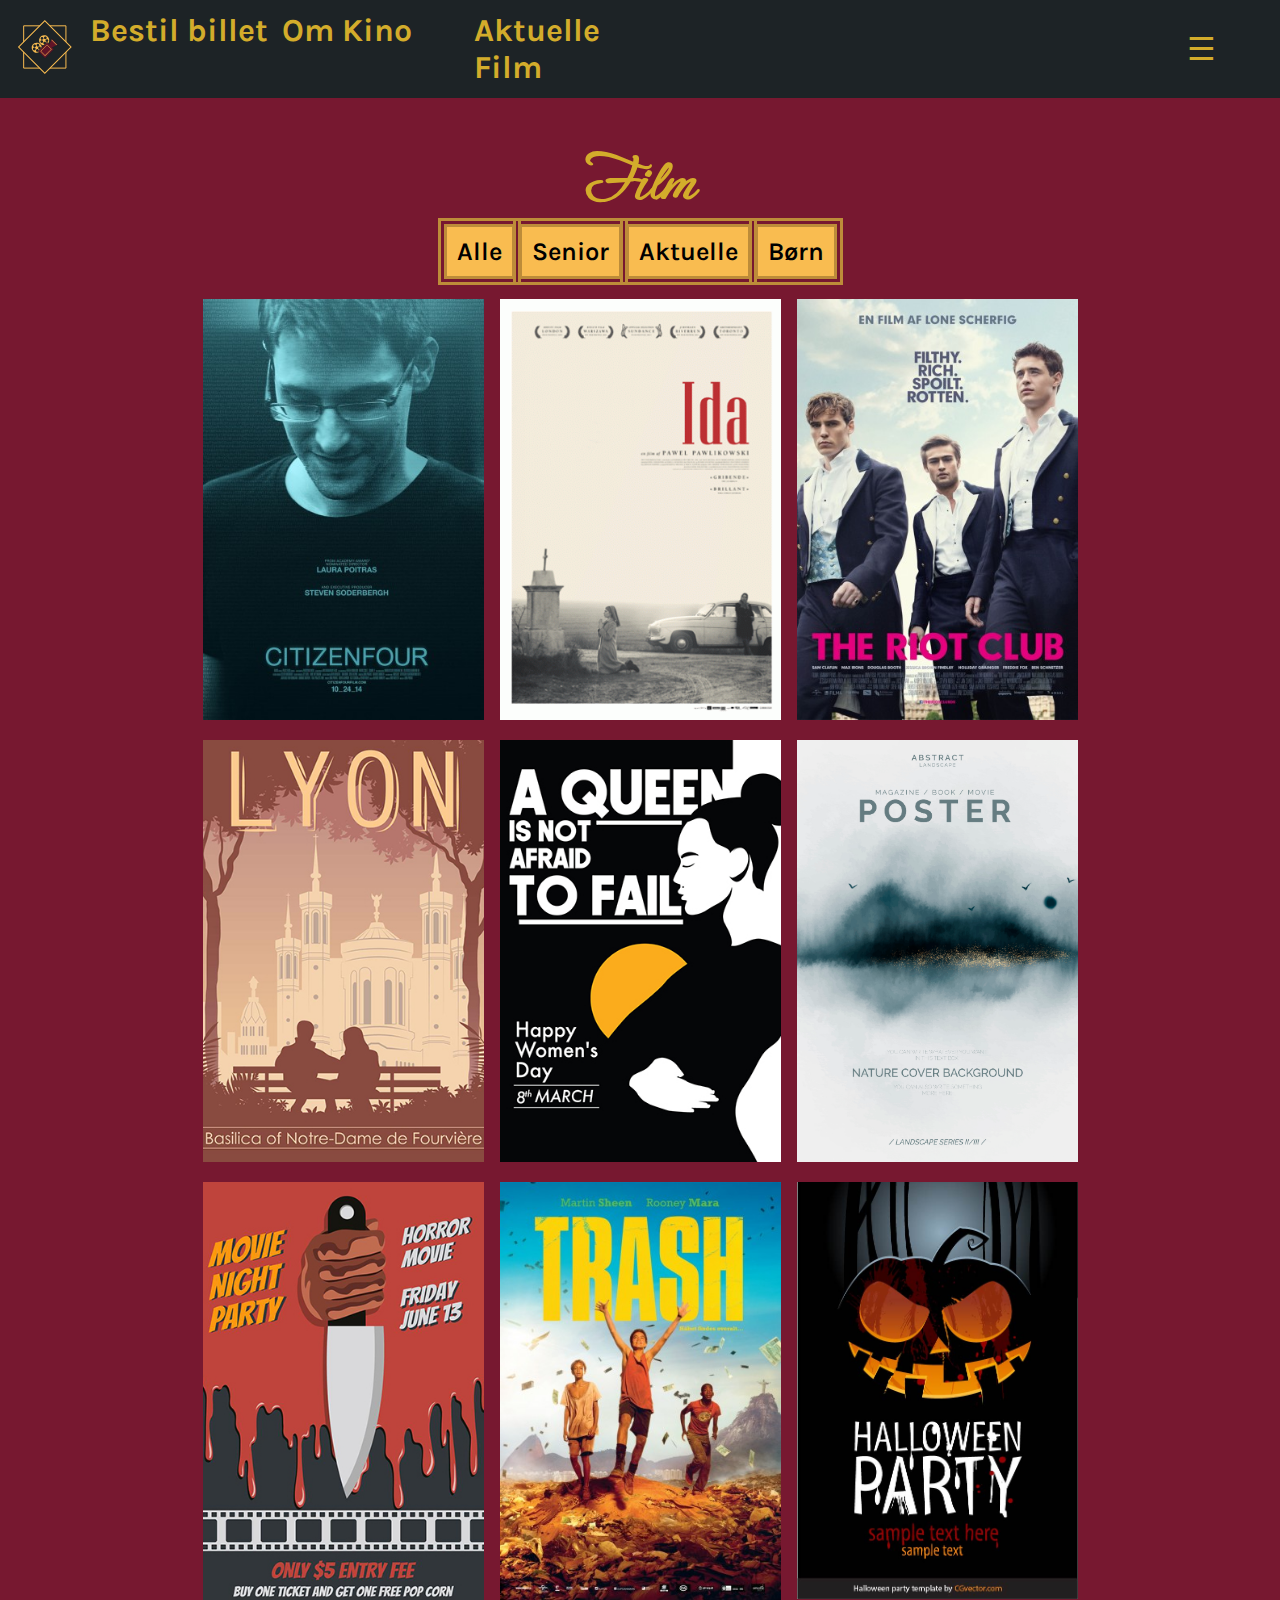
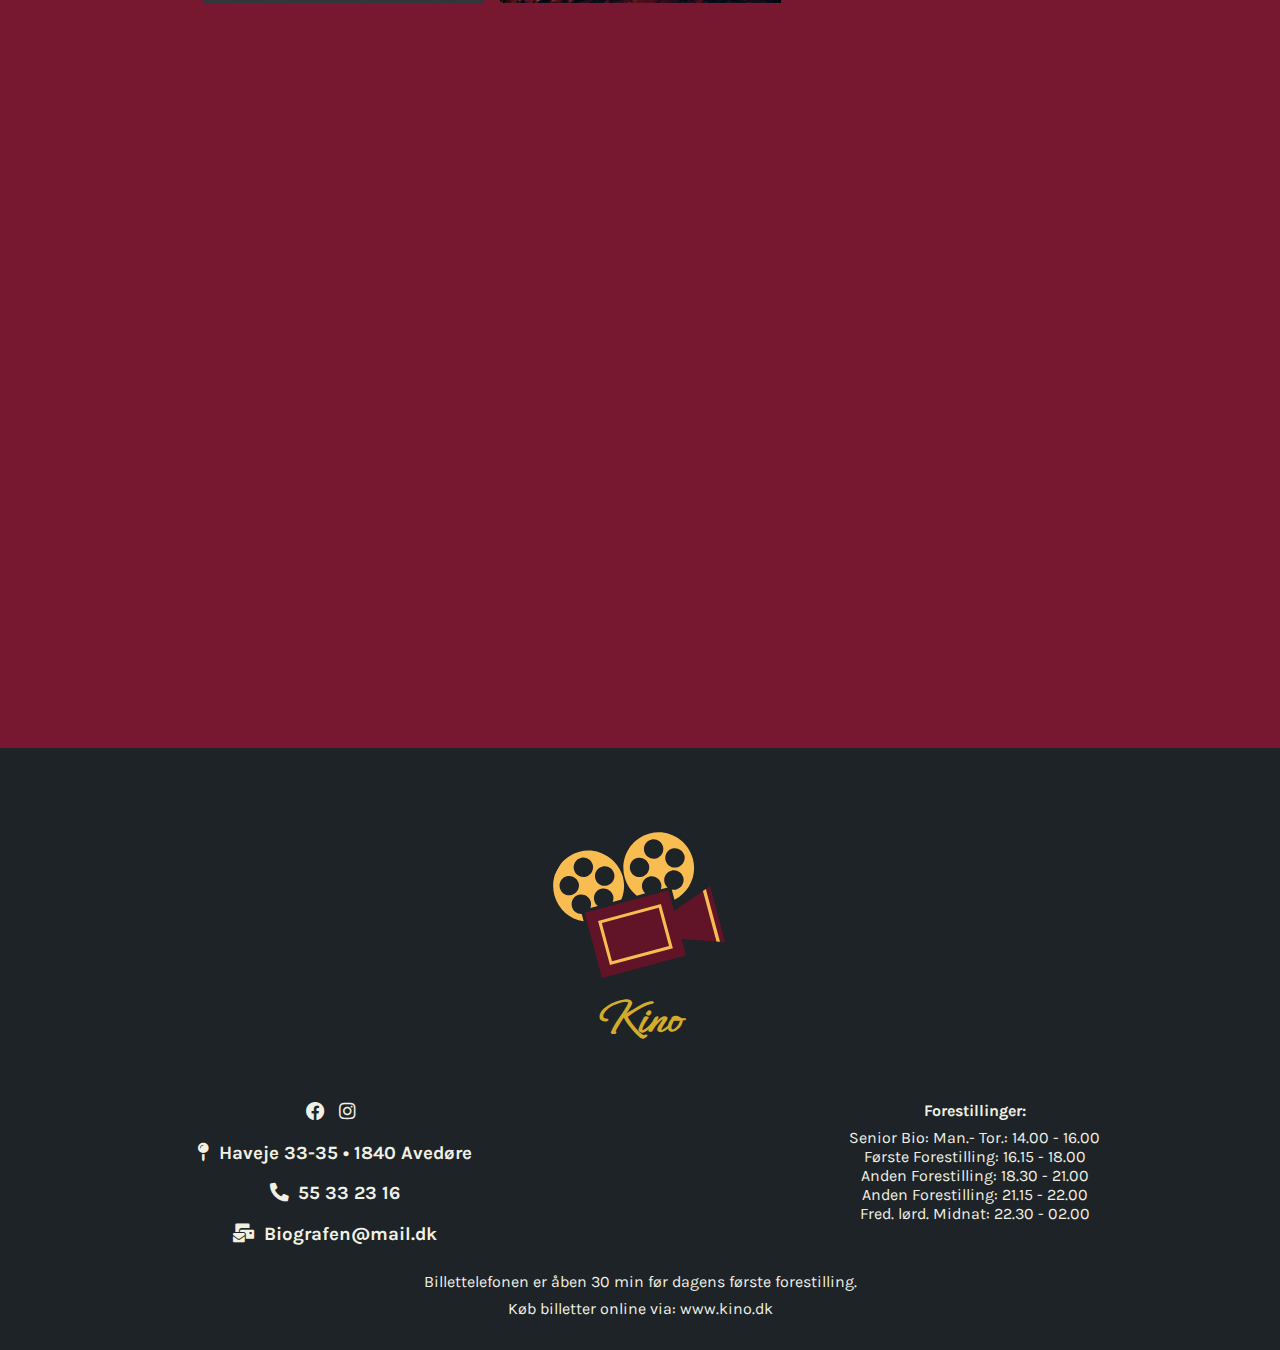
<file: film.html>
<!DOCTYPE html>
<html lang="da">

<head>
    <!-- facebook Open Graph meta tags -->
    <meta property="og:title" content="Kino Biografen | Film" />
    <meta property="og:url" content="kino.dk/film" />
    <meta property="og:image" content="assets/logo/logo.svg" />
    <!-- <meta property="og:image:width" content="1200" />
<meta property="og:image:height" content="630" /> -->
    <meta property="og:type" content="website" />
    <meta property="og:description" content="Kino er en lille biograf med speciale i kulturaktuelle og alternative filmoplevelser." />
    <meta property="og:locale" content="da" />
    <!-- facebook Open Graph meta tags ends here -->


    <link rel="icon" href="assets/logo/logo.svg">
    <meta name="title" content="Kino Biografen | Film" />
    <meta name="description" content="Lille biograf med speciale i kulturaktuelle og alternative filmoplevelser.">
    <meta name="keywords" content="Kino, Biograf, Kulturaktuelle, Alternative, Film, Oplevelser, Hygge, Popkorn, Biffen, Café">
    <meta name="robots" content="all" />
    <meta http-equiv="X-UA-Compatible" content="IE=edge">
    <meta name="viewport" content="width=device-width, initial-scale=1.0">
    <!-- STYLESHEETS -->
    <link rel="stylesheet" href="assets/css/main.css">
    <link rel="stylesheet" href="assets/css/index.css">
    <link rel="stylesheet" href="assets/css/header.css">

    <link rel="stylesheet" href="assets/css/film.css">
    <link rel="stylesheet" href="assets/css/sotering.css">

    <link href="/_FILES/webfonts/all.css" rel="stylesheet">
    <!-- JAVASCRIPT -->
    <script src="assets/js/slider.js" defer></script>
    <script src="assets/js/header.js" defer></script>
    <script src="assets/js/film.js" defer></script>
    <script src="assets/js/sotering.js" defer></script>

</head>

<body>
    <header id="header">
        <div id="header-wrap">
            <a href="index.html">
                <?xml version="1.0" encoding="utf-8"?>
                <!-- Generator: Adobe Illustrator 25.4.1, SVG Export Plug-In . SVG Version: 6.00 Build 0)  -->
                <svg version="1.1" id="header-logo" xmlns="http://www.w3.org/2000/svg" xmlns:xlink="http://www.w3.org/1999/xlink" x="0px" y="0px" viewBox="0 0 288.17 309.87" enable-background="new 0 0 288.17 309.87" xml:space="preserve">
                    <rect id="background2" x="38.31" y="49.17" transform="matrix(-1 8.315230e-15 -8.315230e-15 -1 288.167 309.8738)" fill="#1D2326" stroke="#F9BC50" stroke-width="5" stroke-miterlimit="10" width="211.54" height="211.54"/>
                    <rect id="background1" x="51.31" y="62.17" transform="matrix(-0.7071 0.7071 -0.7071 -0.7071 355.5228 162.6114)" fill="#1D2326" stroke="#F9BC50" stroke-width="5" stroke-miterlimit="10" width="185.54" height="185.54"/>
                    <g id="Camera">
                    
                    <path id="wheel2" fill="#F9BC50" d="M118.05,137.64c-2.76-1.88-5.75-3.14-8.83-3.8c-1.83-0.41-3.69-0.6-5.54-0.6h-0.14
                    c-0.18,0-0.36,0-0.54,0.01c-7.87,0.24-15.52,4.12-20.29,11.12c-7.9,11.62-4.88,27.43,6.72,35.33l0.28,0.19
                    c7.53,4.98,16.77,5.44,24.46,1.99c4.15-1.86,7.85-4.86,10.6-8.89C132.67,161.37,129.66,145.55,118.05,137.64z M104.5,141.61
                    c2.58-2.82,7.02-3,9.88-0.38c2.85,2.63,3.05,7.04,0.44,9.87c-2.61,2.84-7.02,3.01-9.88,0.38
                    C102.09,148.86,101.89,144.44,104.5,141.61z M88.1,144.5c2.62-2.84,7.04-3.01,9.89-0.38c2.85,2.62,3.04,7.05,0.44,9.88
                    c-2.61,2.83-7.02,2.99-9.89,0.37C85.69,151.74,85.5,147.33,88.1,144.5z M84.78,166.12c-0.61-3.73,1.85-7.27,5.56-7.98
                    c3.79-0.72,7.43,1.77,8.16,5.58c0.04,0.22,0.08,0.45,0.1,0.67v0.03c0.32,3.55-2.08,6.81-5.63,7.49c-3.76,0.72-7.43-1.78-8.16-5.59
                    c-0.01-0.04-0.01-0.07-0.02-0.1C84.78,166.19,84.78,166.15,84.78,166.12z M108.36,179.24c-0.05,0.02-0.1,0.04-0.16,0.04
                    c-0.08,0.02-0.16,0.04-0.24,0.06c-0.1,0.02-0.19,0.03-0.29,0.05c-3.73,0.61-7.27-1.87-7.98-5.61c-0.65-3.38,1.25-6.66,4.34-7.85
                    c0.07-0.03,0.13-0.06,0.2-0.06c0.32-0.12,0.66-0.21,1-0.28c3.78-0.72,7.42,1.79,8.15,5.6c0.55,2.88-0.74,5.68-3.04,7.17
                    C109.75,178.76,109.08,179.06,108.36,179.24z M118.94,166.98c-3.78,0.72-7.42-1.79-8.15-5.6c-0.36-1.85,0.05-3.67,1-5.13
                    c0.08-0.11,0.17-0.23,0.25-0.34c0.98-1.37,2.49-2.38,4.28-2.72c3.79-0.72,7.43,1.78,8.16,5.59c0.02,0.1,0.04,0.19,0.04,0.29
                    C125.08,162.77,122.63,166.27,118.94,166.98z" />
                        <path id="wheel1" fill="#F9BC50" d="M155.17,100.52c-2.76-1.88-5.75-3.14-8.83-3.8c-1.83-0.41-3.69-0.6-5.54-0.6h-0.14
                    c-0.18,0-0.36,0-0.54,0.01c-7.87,0.24-15.52,4.12-20.29,11.12c-7.9,11.62-4.88,27.43,6.72,35.33l0.28,0.19
                    c7.53,4.98,16.77,5.44,24.46,1.99c4.15-1.86,7.85-4.86,10.6-8.89C169.79,124.25,166.78,108.43,155.17,100.52z M141.62,104.49
                    c2.58-2.82,7.02-3,9.88-0.38c2.85,2.63,3.05,7.04,0.44,9.87c-2.61,2.84-7.02,3.01-9.88,0.38
                    C139.21,111.74,139.01,107.32,141.62,104.49z M125.22,107.38c2.62-2.84,7.04-3.01,9.89-0.38c2.85,2.62,3.04,7.05,0.44,9.88
                    c-2.61,2.83-7.02,2.99-9.89,0.37C122.81,114.62,122.62,110.21,125.22,107.38z M121.9,129c-0.61-3.73,1.85-7.27,5.56-7.98
                    c3.79-0.72,7.43,1.77,8.16,5.58c0.04,0.22,0.08,0.45,0.1,0.67v0.03c0.32,3.55-2.08,6.81-5.63,7.49c-3.76,0.72-7.43-1.78-8.16-5.59
                    c-0.01-0.04-0.01-0.07-0.02-0.1C121.9,129.07,121.9,129.03,121.9,129z M145.48,142.12c-0.05,0.02-0.1,0.04-0.16,0.04
                    c-0.08,0.02-0.16,0.04-0.24,0.06c-0.1,0.02-0.19,0.03-0.29,0.05c-3.73,0.61-7.27-1.87-7.98-5.61c-0.65-3.38,1.25-6.66,4.34-7.85
                    c0.07-0.03,0.13-0.06,0.2-0.06c0.32-0.12,0.66-0.21,1-0.28c3.78-0.72,7.42,1.79,8.15,5.6c0.55,2.88-0.74,5.68-3.04,7.17
                    C146.87,141.64,146.2,141.94,145.48,142.12z M156.06,129.86c-3.78,0.72-7.42-1.79-8.15-5.6c-0.36-1.85,0.05-3.67,1-5.13
                    c0.08-0.11,0.17-0.23,0.25-0.34c0.98-1.37,2.49-2.38,4.28-2.72c3.79-0.72,7.43,1.78,8.16,5.59c0.02,0.1,0.04,0.19,0.04,0.29
                    C162.2,125.65,159.75,129.15,156.06,129.86z" />
                    <path fill="#611427" d="M166,142.97l-10.87-10.88l-44.28,44.28l34.55,34.55l44.28-44.28l-8.91-8.91l28.38-13.67l-29.62-29.62
                    L166,142.97z" />
                    <g>
                        <path fill="#F9BC50" d="M178.69,166.73l-33.24,33.24l-23.35-23.35l33.23-33.23l23.35,23.35L178.69,166.73z M145.43,196.82
                        l30.08-30.08l-20.18-20.18l-30.08,30.08L145.43,196.82z" />
                    </g>
                    <g>
                        <path fill="#F9BC50" d="M176.82,120.14l26.67,26.68l2.3-1.13l-27.86-27.86L176.82,120.14z" />
                    </g>
                    <path fill="#1D2326" d="M179.53,114.44l29.62,29.62l-28.38,13.67l8.91,8.91l-44.28,44.28l-34.55-34.55l44.28-44.28L166,142.97
                        L179.53,114.44L179.53,114.44z M178.94,111.02l-1.22,2.56l-12.32,25.96l-8.86-8.87l-1.41-1.41l-1.41,1.41l-44.28,44.28l-1.41,1.41
                        l1.41,1.41l34.55,34.55l1.41,1.41l1.41-1.41l44.28-44.28l1.41-1.41l-1.41-1.41l-6.91-6.91l25.84-12.45l2.54-1.22l-1.99-1.99
                    l-29.62-29.62L178.94,111.02L178.94,111.02z" />
                        </g>
                    </svg>
            </a>
            <ul id="quick-links">
                <li> <a href="ticket.html">Bestil billet</a></li>
                <li> <a href="about.html">Om Kino</a></li>
                <li> <a href="film.html">Aktuelle Film</a></li>
            </ul>
            <span id="burger">&#9776</span>
        </div>
        <nav id="navigation">
            <ul>
                <li id="kinoMain"><a href="about.html">Om kino</a>
                    <ul id="kinoList">
                        <li id="facilitiesMain"><a href="about.html">Faciliteterne</a>
                            <ul id="facilitiesList">
                                <li><a href="about.html">Salene</a></li>
                                <li><a href="about.html">Cafe</a></li>
                            </ul>
                        </li>
                    </ul>
                </li>
                <li><a href="arrangamenter.html">Arrangementer</a></li>
                <li id="moviesMain"><a href="film.html">Film</a>
                    <ul id="moviesList">
                        <li><a href="film.html">Aktuelle Film</a></li>
                        <li><a href="film.html">Seniorfilm</a></li>
                        <li><a href="film.html">Børnefilm</a></li>
                    </ul>
                </li>
                <li><a id="ticketLink" href="ticket.html">Bestil billet</a></li>
                <li><a href="#footer">Kontakt</a></li>
            </ul>
        </nav>
    </header>
    <section class="container">
        <h1>Film</h1>

        <ul class="filter-menu">
            <li data-target="all">Alle</li>
            <li data-target="senior">Senior</li>
            <li data-target="aktuelle">Aktuelle</li>
            <li data-target="kid">Børn</li>
        </ul>

        <ul class="filter-item">
            <li data-item="aktuelle">
                <a href="ticket.html"> <img src="assets/images/poster/Optimeret_Poster-Citizenfour.jpg" alt="Billed af filmen Citizenfour" title="Billed af filmen Citizenfour"> </a>
            </li>
            <li data-item="aktuelle">
                <a href="ticket.html">
                    <img src="assets/images/poster/Optimeret_Poster-Ida.gif" alt="Billed af filmen Ida" title="Billed af filmen Ida"></a>
            </li>
            <li data-item="aktuelle">
                <a href="ticket.html">
                    <img src="assets/images/poster/Optimeret_Poster-Riot.jpg" alt="Billed af filmen The riot club" title="Billed af filmen The riot club"></a>
            </li>
            <li data-item="senior">
                <a href="ticket.html">
                    <img src="assets/images/poster/Optimeret_vintage-lyon-landmark-poster-vector.jpg" alt="Billed af filmen Lyon" title="Billed af filmen Lyon"></a>
            </li>
            <li data-item="senior">
                <a href="ticket.html">
                    <img src="assets/images/poster/Optimeret_International Women's Day Poster Vector_International-Women's-Day-Poster-Vector.jpg" alt="Billed af A queen is not afraid to fail" title="Billed af A queen is not afraid to fail"> </a>
            </li>
            <li data-item="senior">
                <a href="ticket.html">
                    <img src="assets/images/poster/Optimeret_2207.jpg" alt="Billed af Poster" title="Billed af Poster"> </a>
            </li>
            <li data-item="senior">
                <a href="ticket.html">
                    <img src="assets/images/poster/Optimeret_movie-night-poster-illustration-vector.jpg" alt="Billed af Movie night party" title="Billed af Movie night party"> </a>
            </li>
            <li data-item="kid">
                <a href="ticket.html">
                    <img src="assets/images/poster/Optimeret_Poster-Trash.jpg" alt="Billed af Trash" title="Billed af Trash"> </a>
            </li>
            <li data-item="kid">
                <a href="ticket.html">
                    <img src="assets/images/poster/Optimeret_Halloween party.jpg" alt="Billed af Halloween party" title="Billed af Halloween party"></a>
            </li>
        </ul>
    </section>
    <footer>
        <!-- Vigtige - kort info -->
        <div id="logodiv">
            <img src="assets/logo/logo.svg" alt="Kino biograf logo" title="Kino biograf logo">
            <h2>Kino</h2>
        </div>
        <div id="gridfooter">
            <div class="footerleft">
                <h3>
                    <i class="fab fa-facebook"></i>
                    <i class="fab fa-instagram"></i></h3>
                <h3><i class="fas fa-map-pin"></i>Haveje 33-35 • 1840 Avedøre</h3>
                <h3> <i class="fas fa-phone-alt"></i>55 33 23 16</h3>
                <h3><i class="fas fa-mail-bulk"></i>Biografen@mail.dk</h3>
            </div>
            <article class="footerright">
                <span id="span">
                            <h4>Forestillinger:</h4>
                            <li> Senior Bio: Man.- Tor.: 14.00 - 16.00</li>
                            <li>Første Forestilling: 16.15 - 18.00</li>
                            <li>Anden Forestilling: 18.30 - 21.00</li>
                            <li>Anden Forestilling: 21.15 - 22.00</li>
                            <li>Fred. lørd. Midnat: 22.30 - 02.00</li>
                        </span>

            </article>
        </div>
        <div id="sidsteinfo" style="text-align: center; padding-bottom:2em;">
            <p>Billettelefonen er åben 30 min før dagens første forestilling.</p>
            <p>Køb billetter online via: www.kino.dk</p>
        </div>
    </footer>
</body>

</html>
</file>
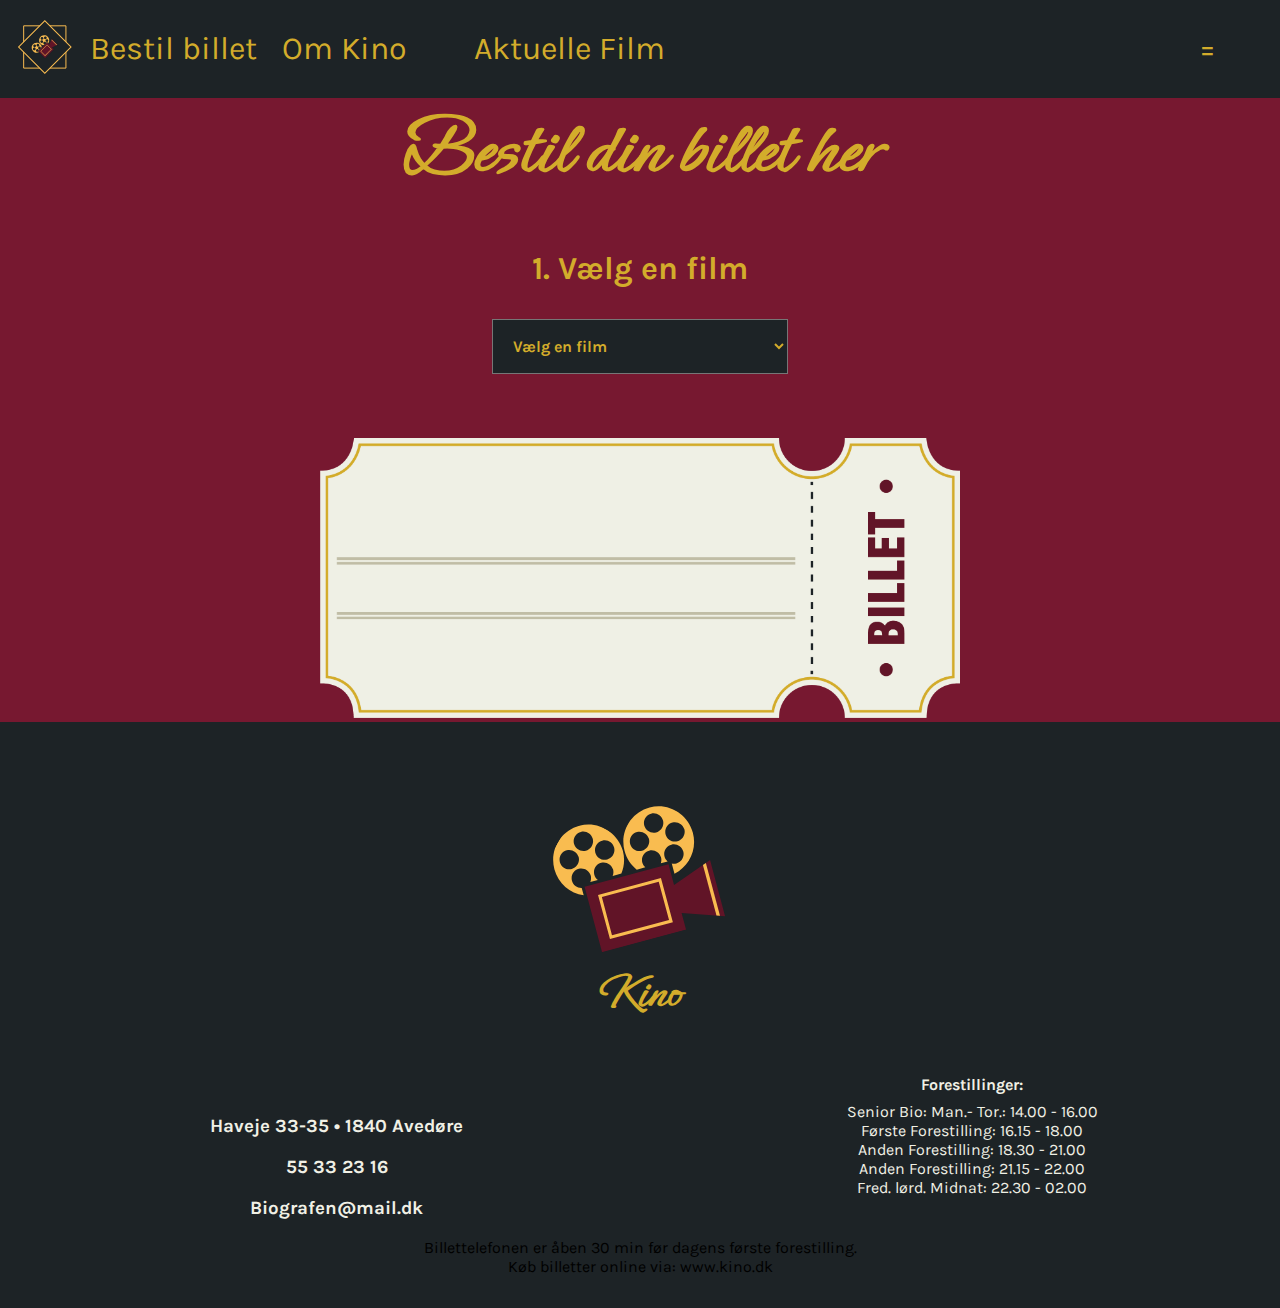
<file: ticket.html>
<!DOCTYPE html>
<html lang="da">

<head>
    <!-- facebook Open Graph meta tags -->
    <meta property="og:title" content="Kino Biografen | Billet køb" />
    <meta property="og:url" content="kino.dk/Billet køb" />
    <meta property="og:image" content="assets/logo/logo.svg" />
    <!-- <meta property="og:image:width" content="1200" />
<meta property="og:image:height" content="630" /> -->
    <meta property="og:type" content="website" />
    <meta property="og:description" content="Kino er en lille biograf med speciale i kulturaktuelle og alternative filmoplevelser." />
    <meta property="og:locale" content="da" />
    <!-- facebook Open Graph meta tags ends here -->


    <link rel="icon" href="assets/logo/logo.svg">
    <meta name="title" content="Kino Biografen | Billet køb" />
    <meta name="description" content="Lille biograf med speciale i kulturaktuelle og alternative filmoplevelser.">
    <meta name="keywords" content="Kino, Biograf, Kulturaktuelle, Alternative, Film, Oplevelser, Hygge, Popkorn, Biffen, Café">
    <meta name="robots" content="all" />
    <meta http-equiv="X-UA-Compatible" content="IE=edge">
    <meta name="viewport" content="width=device-width, initial-scale=1.0">
    <link rel="stylesheet" href="assets/css/header.css">
    <link rel="stylesheet" href="assets/css/stole.css">
    <link rel="stylesheet" href="assets/css/ticket.css">
    <link rel="stylesheet" href="assets/css/main.css">
    <script src="assets/js/ticket.js" defer></script>
    <script src="assets/js/header.js" defer></script>
</head>

<body>

    <header id="header">
        <div id="header-wrap">
            <a href="index.html">
                <?xml version="1.0" encoding="utf-8"?>
                <!-- Generator: Adobe Illustrator 25.4.1, SVG Export Plug-In . SVG Version: 6.00 Build 0)  -->
                <svg version="1.1" id="header-logo" xmlns="http://www.w3.org/2000/svg" xmlns:xlink="http://www.w3.org/1999/xlink" x="0px" y="0px" viewBox="0 0 288.17 309.87" enable-background="new 0 0 288.17 309.87" xml:space="preserve">
					<rect id="background2" x="38.31" y="49.17" transform="matrix(-1 8.315230e-15 -8.315230e-15 -1 288.167 309.8738)" fill="#1D2326" stroke="#F9BC50" stroke-width="5" stroke-miterlimit="10" width="211.54" height="211.54" />
					<rect id="background1" x="51.31" y="62.17" transform="matrix(-0.7071 0.7071 -0.7071 -0.7071 355.5228 162.6114)" fill="#1D2326" stroke="#F9BC50" stroke-width="5" stroke-miterlimit="10" width="185.54" height="185.54" />
					<g id="Camera">
						<path id="wheel2" fill="#F9BC50" d="M118.05,137.64c-2.76-1.88-5.75-3.14-8.83-3.8c-1.83-0.41-3.69-0.6-5.54-0.6h-0.14
	            c-0.18,0-0.36,0-0.54,0.01c-7.87,0.24-15.52,4.12-20.29,11.12c-7.9,11.62-4.88,27.43,6.72,35.33l0.28,0.19
	            c7.53,4.98,16.77,5.44,24.46,1.99c4.15-1.86,7.85-4.86,10.6-8.89C132.67,161.37,129.66,145.55,118.05,137.64z M104.5,141.61
	            c2.58-2.82,7.02-3,9.88-0.38c2.85,2.63,3.05,7.04,0.44,9.87c-2.61,2.84-7.02,3.01-9.88,0.38
	            C102.09,148.86,101.89,144.44,104.5,141.61z M88.1,144.5c2.62-2.84,7.04-3.01,9.89-0.38c2.85,2.62,3.04,7.05,0.44,9.88
	            c-2.61,2.83-7.02,2.99-9.89,0.37C85.69,151.74,85.5,147.33,88.1,144.5z M84.78,166.12c-0.61-3.73,1.85-7.27,5.56-7.98
	            c3.79-0.72,7.43,1.77,8.16,5.58c0.04,0.22,0.08,0.45,0.1,0.67v0.03c0.32,3.55-2.08,6.81-5.63,7.49c-3.76,0.72-7.43-1.78-8.16-5.59
	            c-0.01-0.04-0.01-0.07-0.02-0.1C84.78,166.19,84.78,166.15,84.78,166.12z M108.36,179.24c-0.05,0.02-0.1,0.04-0.16,0.04
	            c-0.08,0.02-0.16,0.04-0.24,0.06c-0.1,0.02-0.19,0.03-0.29,0.05c-3.73,0.61-7.27-1.87-7.98-5.61c-0.65-3.38,1.25-6.66,4.34-7.85
	            c0.07-0.03,0.13-0.06,0.2-0.06c0.32-0.12,0.66-0.21,1-0.28c3.78-0.72,7.42,1.79,8.15,5.6c0.55,2.88-0.74,5.68-3.04,7.17
	            C109.75,178.76,109.08,179.06,108.36,179.24z M118.94,166.98c-3.78,0.72-7.42-1.79-8.15-5.6c-0.36-1.85,0.05-3.67,1-5.13
	            c0.08-0.11,0.17-0.23,0.25-0.34c0.98-1.37,2.49-2.38,4.28-2.72c3.79-0.72,7.43,1.78,8.16,5.59c0.02,0.1,0.04,0.19,0.04,0.29
	            C125.08,162.77,122.63,166.27,118.94,166.98z" />
						<path id="wheel1" fill="#F9BC50" d="M155.17,100.52c-2.76-1.88-5.75-3.14-8.83-3.8c-1.83-0.41-3.69-0.6-5.54-0.6h-0.14
	            c-0.18,0-0.36,0-0.54,0.01c-7.87,0.24-15.52,4.12-20.29,11.12c-7.9,11.62-4.88,27.43,6.72,35.33l0.28,0.19
	            c7.53,4.98,16.77,5.44,24.46,1.99c4.15-1.86,7.85-4.86,10.6-8.89C169.79,124.25,166.78,108.43,155.17,100.52z M141.62,104.49
	            c2.58-2.82,7.02-3,9.88-0.38c2.85,2.63,3.05,7.04,0.44,9.87c-2.61,2.84-7.02,3.01-9.88,0.38
	            C139.21,111.74,139.01,107.32,141.62,104.49z M125.22,107.38c2.62-2.84,7.04-3.01,9.89-0.38c2.85,2.62,3.04,7.05,0.44,9.88
	            c-2.61,2.83-7.02,2.99-9.89,0.37C122.81,114.62,122.62,110.21,125.22,107.38z M121.9,129c-0.61-3.73,1.85-7.27,5.56-7.98
	            c3.79-0.72,7.43,1.77,8.16,5.58c0.04,0.22,0.08,0.45,0.1,0.67v0.03c0.32,3.55-2.08,6.81-5.63,7.49c-3.76,0.72-7.43-1.78-8.16-5.59
	            c-0.01-0.04-0.01-0.07-0.02-0.1C121.9,129.07,121.9,129.03,121.9,129z M145.48,142.12c-0.05,0.02-0.1,0.04-0.16,0.04
	            c-0.08,0.02-0.16,0.04-0.24,0.06c-0.1,0.02-0.19,0.03-0.29,0.05c-3.73,0.61-7.27-1.87-7.98-5.61c-0.65-3.38,1.25-6.66,4.34-7.85
	            c0.07-0.03,0.13-0.06,0.2-0.06c0.32-0.12,0.66-0.21,1-0.28c3.78-0.72,7.42,1.79,8.15,5.6c0.55,2.88-0.74,5.68-3.04,7.17
	            C146.87,141.64,146.2,141.94,145.48,142.12z M156.06,129.86c-3.78,0.72-7.42-1.79-8.15-5.6c-0.36-1.85,0.05-3.67,1-5.13
	            c0.08-0.11,0.17-0.23,0.25-0.34c0.98-1.37,2.49-2.38,4.28-2.72c3.79-0.72,7.43,1.78,8.16,5.59c0.02,0.1,0.04,0.19,0.04,0.29
	            C162.2,125.65,159.75,129.15,156.06,129.86z" />
						<path fill="#611427" d="M166,142.97l-10.87-10.88l-44.28,44.28l34.55,34.55l44.28-44.28l-8.91-8.91l28.38-13.67l-29.62-29.62
	            L166,142.97z" />
						<g>
							<path fill="#F9BC50" d="M178.69,166.73l-33.24,33.24l-23.35-23.35l33.23-33.23l23.35,23.35L178.69,166.73z M145.43,196.82
	                l30.08-30.08l-20.18-20.18l-30.08,30.08L145.43,196.82z" />
						</g>
						<g>
							<path fill="#F9BC50" d="M176.82,120.14l26.67,26.68l2.3-1.13l-27.86-27.86L176.82,120.14z" />
						</g>
						<path fill="#1D2326" d="M179.53,114.44l29.62,29.62l-28.38,13.67l8.91,8.91l-44.28,44.28l-34.55-34.55l44.28-44.28L166,142.97
	            L179.53,114.44L179.53,114.44z M178.94,111.02l-1.22,2.56l-12.32,25.96l-8.86-8.87l-1.41-1.41l-1.41,1.41l-44.28,44.28l-1.41,1.41
	            l1.41,1.41l34.55,34.55l1.41,1.41l1.41-1.41l44.28-44.28l1.41-1.41l-1.41-1.41l-6.91-6.91l25.84-12.45l2.54-1.22l-1.99-1.99
	            l-29.62-29.62L178.94,111.02L178.94,111.02z" />
					</g>
				</svg>

            </a>

            <ul id="quick-links">
                <li> <a href="ticket.html">Bestil billet</a></li>
                <li> <a href="about.html">Om Kino</a></li>
                <li> <a href="film.html">Aktuelle Film</a></li>
            </ul>

            <span id="burger"> = </span>
        </div>
        <nav id="navigation">
            <ul>
                <li id="kinoMain"><a href="about.html">Om kino</a>
                    <ul id="kinoList">
                        <li id="facilitiesMain"><a href="about.html">Faciliteterne</a>
                            <ul id="facilitiesList">
                                <li><a href="about.html">Salene</a></li>
                                <li><a href="about.html">Cafe</a></li>
                            </ul>
                        </li>
                    </ul>
                </li>
                <li><a href="arrangamenter.html">Arrangementer</a></li>
                <li id="moviesMain"><a href="film.html">Film</a>
                    <ul id="moviesList">
                        <li><a href="film.html">Aktuelle Film</a></li>
                        <li><a href="film.html">Seniorfilm</a></li>
                        <li><a href="film.html">Børnefilm</a></li>
                    </ul>

                </li>
                <li><a id="ticketLink" href="ticket.html">Bestil billet</a></li>
                <li><a href="#footer">Kontakt</a></li>
            </ul>
        </nav>
    </header>

    <h1>Bestil din billet her</h1>

    <section id="movieSelectSection">
        <h2>1. Vælg en film</h2>

        <select class="movieSelect" id="movieSelect" name="movieSelect" required>


				<option value="0">Vælg en film</option>
				<option value="Citizen Four">Citizen Four</option>
				<option value="Poster">Poster</option>
				<option value="Lovin the rain">Lovin the Rain</option>
				<option value="Halloween Party">Halloween Party</option>
				<option value="A queen is not afraid to fail">A queen is not afraid to fail</option>
				<option value="Music Festival">Music Festival</option>
				<option value="Paw Patrol">Paw Patrol</option>
				<option value="Ida">Ida</option>
				<option value="The Riot Club">The Riot Club</option>
				<option value="Trash">Trash</option>
				<option value="Lyon">Lyon</option>
		</select>


    </section>

    <section id="calendarContainer">
        <h2>2. Vælg dato og tidspunkt</h2>
        <div id="appHook"></div>
        <select class="timeSelect" id="timeSelect" name="timeSelect" required>

				<option value="0">Vælg tidspunkt</option>
				<option value="18:00">18:00</option>
				<option value="21:00">21:00</option>
		</select>

    </section>

    <section id="pickSeat">
        <h2>3. Vælg siddepladser</h2>
        <div id="svgWrap">
            <?xml version="1.0" encoding="utf-8"?>
            <!-- Generator: Adobe Illustrator 25.4.1, SVG Export Plug-In . SVG Version: 6.00 Build 0)  -->
            <svg version="1.1" id="seatingSVG" xmlns="http://www.w3.org/2000/svg" xmlns:xlink="http://www.w3.org/1999/xlink" x="0px" y="0px" viewBox="0 0 527.99 413.16" enable-background="new 0 0 527.99 413.16" xml:space="preserve">

		<rect id="Background" fill="#1D2326" width="527.99" height="413.16" />
		<rect id="Screen" x="67.77" y="105.6" fill="#FFFFFF" width="392.44" height="10.67" />
		<linearGradient id="Light_00000118389906009227710650000005078690475422107320_" gradientUnits="userSpaceOnUse" x1="263.9966" y1="119.9335" x2="263.9966" y2="418.9335">
			<stop offset="0" style="stop-color:#FFFFFF" />
			<stop offset="0.1462" style="stop-color:#FFFFFF;stop-opacity:0.8538" />
			<stop offset="1" style="stop-color:#FFFFFF;stop-opacity:0" />
		</linearGradient>
		<polygon id="Light" opacity="0.5" fill="url(#Light_00000118389906009227710650000005078690475422107320_)" points="523.77,418.93
	4.23,418.93 67.78,119.93 460.22,119.93 " />
		<g class="sitHover" id="sitGroup63">
			<path class="sit" fill="#10813F" d="M466.51,354.1h-26.99v-13.82
		c2.37-1.2,7.23-3.27,13.69-3.23c6.24,0.04,10.94,2.03,13.3,3.23C466.51,346.53,466.51,347.84,466.51,354.1z" />

			<rect class="back" x="439.53" y="354.1" fill="#094923" width="26.99" height="5.39" />
			<g class="arms">
				<rect x="439.53" y="343.87" fill="#0D5E30" width="4.77" height="10.23" />
				<rect x="461.75" y="343.87" fill="#0D5E30" width="4.77" height="10.23" />
			</g>
		</g>
		<g class="sitHover" id="sitGroup62">
			<path class="sit" fill="#10813F" d="M435.01,354.1h-26.99v-13.82
		c2.37-1.2,7.23-3.27,13.69-3.23c6.24,0.04,10.94,2.03,13.3,3.23C435.01,346.53,435.01,347.84,435.01,354.1z" />

			<rect class="back" x="408.02" y="354.1" fill="#094923" width="26.99" height="5.39" />
			<g class="arms">
				<rect x="408.02" y="343.87" fill="#0D5E30" width="4.77" height="10.23" />
				<rect x="430.24" y="343.87" fill="#0D5E30" width="4.77" height="10.23" />
			</g>
		</g>
		<g class="sitHover" id="sitGroup61">
			<path class="sit" fill="#10813F" d="M403.5,354.1h-26.99v-13.82
		c2.37-1.2,7.23-3.27,13.69-3.23c6.24,0.04,10.94,2.03,13.3,3.23C403.5,346.53,403.5,347.84,403.5,354.1z" />

			<rect class="back" x="376.52" y="354.1" fill="#094923" width="26.99" height="5.39" />
			<g class="arms">
				<rect x="376.52" y="343.87" fill="#0D5E30" width="4.77" height="10.23" />
				<rect x="398.74" y="343.87" fill="#0D5E30" width="4.77" height="10.23" />
			</g>
		</g>
		<g class="sitHover" id="sitGroup60">
			<path class="sit" fill="#10813F" d="M372,354.1h-26.99v-13.82
		c2.37-1.2,7.23-3.27,13.69-3.23c6.24,0.04,10.94,2.03,13.3,3.23C372,346.53,372,347.84,372,354.1z" />

			<rect class="back" x="345.01" y="354.1" fill="#094923" width="26.99" height="5.39" />
			<g class="arms">
				<rect x="345.01" y="343.87" fill="#0D5E30" width="4.77" height="10.23" />
				<rect x="367.23" y="343.87" fill="#0D5E30" width="4.77" height="10.23" />
			</g>
		</g>
		<g class="sitHover" id="sitGroup59">
			<path class="sit" fill="#10813F" d="M340.5,354.1h-26.99v-13.82
		c2.37-1.2,7.23-3.27,13.69-3.23c6.24,0.04,10.94,2.03,13.3,3.23C340.5,346.53,340.5,347.84,340.5,354.1z" />

			<rect class="back" x="313.51" y="354.1" fill="#094923" width="26.99" height="5.39" />
			<g class="arms">
				<rect x="313.51" y="343.87" fill="#0D5E30" width="4.77" height="10.23" />
				<rect x="335.73" y="343.87" fill="#0D5E30" width="4.77" height="10.23" />
			</g>
		</g>
		<g class="sitHover" id="sitGroup58">
			<path class="sit" fill="#10813F" d="M308.99,354.1H282v-13.82
		c2.37-1.2,7.23-3.27,13.69-3.23c6.24,0.04,10.94,2.03,13.3,3.23C308.99,346.53,308.99,347.84,308.99,354.1z" />

			<rect class="back" x="282" y="354.1" fill="#094923" width="26.99" height="5.39" />
			<g class="arms">
				<rect x="282" y="343.87" fill="#0D5E30" width="4.77" height="10.23" />
				<rect x="304.22" y="343.87" fill="#0D5E30" width="4.77" height="10.23" />
			</g>
		</g>
		<g class="sitHover" id="sitGroup57">
			<path class="sit" fill="#10813F" d="M277.49,354.1H250.5v-13.82
		c2.37-1.2,7.23-3.27,13.69-3.23c6.24,0.04,10.94,2.03,13.3,3.23C277.49,346.53,277.49,347.84,277.49,354.1z" />

			<rect class="back" x="250.5" y="354.1" fill="#094923" width="26.99" height="5.39" />
			<g class="arms">
				<rect x="250.5" y="343.87" fill="#0D5E30" width="4.77" height="10.23" />
				<rect x="272.72" y="343.87" fill="#0D5E30" width="4.77" height="10.23" />
			</g>
		</g>
		<g class="sitHover" id="sitGroup56">
			<path class="sit" fill="#10813F" d="M245.98,354.1H219v-13.82
		c2.37-1.2,7.23-3.27,13.69-3.23c6.24,0.04,10.94,2.03,13.3,3.23C245.98,346.53,245.98,347.84,245.98,354.1z" />

			<rect class="back" x="219" y="354.1" fill="#094923" width="26.99" height="5.39" />
			<g class="arms">
				<rect x="219" y="343.87" fill="#0D5E30" width="4.77" height="10.23" />
				<rect x="241.22" y="343.87" fill="#0D5E30" width="4.77" height="10.23" />
			</g>
		</g>
		<g class="sitHover" id="sitGroup55">
			<path class="sit" fill="#10813F" d="M214.48,354.1h-26.99v-13.82
		c2.37-1.2,7.23-3.27,13.69-3.23c6.24,0.04,10.94,2.03,13.3,3.23C214.48,346.53,214.48,347.84,214.48,354.1z" />

			<rect class="back" x="187.49" y="354.1" fill="#094923" width="26.99" height="5.39" />
			<g class="arms">
				<rect x="187.49" y="343.87" fill="#0D5E30" width="4.77" height="10.23" />
				<rect x="209.71" y="343.87" fill="#0D5E30" width="4.77" height="10.23" />
			</g>
		</g>
		<g class="sitHover" id="sitGroup54">
			<path class="sit" fill="#10813F" d="M182.97,354.1h-26.99v-13.82
		c2.37-1.2,7.23-3.27,13.69-3.23c6.24,0.04,10.94,2.03,13.3,3.23C182.97,346.53,182.97,347.84,182.97,354.1z" />

			<rect class="back" x="155.99" y="354.1" fill="#094923" width="26.99" height="5.39" />
			<g class="arms">
				<rect x="155.99" y="343.87" fill="#0D5E30" width="4.77" height="10.23" />
				<rect x="178.21" y="343.87" fill="#0D5E30" width="4.77" height="10.23" />
			</g>
		</g>
		<g class="sitHover" id="sitGroup53">
			<path class="sit" fill="#10813F" d="M151.47,354.1h-26.99v-13.82
		c2.37-1.2,7.23-3.27,13.69-3.23c6.24,0.04,10.94,2.03,13.3,3.23C151.47,346.53,151.47,347.84,151.47,354.1z" />

			<rect class="back" x="124.48" y="354.1" fill="#094923" width="26.99" height="5.39" />
			<g class="arms">
				<rect x="124.48" y="343.87" fill="#0D5E30" width="4.77" height="10.23" />
				<rect x="146.7" y="343.87" fill="#0D5E30" width="4.77" height="10.23" />
			</g>
		</g>
		<g class="sitHover" id="sitGroup52">
			<path class="sit" fill="#10813F" d="M119.97,354.1H92.98v-13.82
		c2.37-1.2,7.23-3.27,13.69-3.23c6.24,0.04,10.94,2.03,13.3,3.23C119.97,346.53,119.97,347.84,119.97,354.1z" />

			<rect class="back" x="92.98" y="354.1" fill="#094923" width="26.99" height="5.39" />
			<g class="arms">
				<rect x="92.98" y="343.87" fill="#0D5E30" width="4.77" height="10.23" />
				<rect x="115.2" y="343.87" fill="#0D5E30" width="4.77" height="10.23" />
			</g>
		</g>
		<g class="sitHover" id="sitGroup51">
			<path class="sit" fill="#10813F" d="M88.46,354.1H61.47v-13.82
		c2.37-1.2,7.23-3.27,13.69-3.23c6.24,0.04,10.94,2.03,13.3,3.23C88.46,346.53,88.46,347.84,88.46,354.1z" />

			<rect class="back" x="61.47" y="354.1" fill="#094923" width="26.99" height="5.39" />
			<g class="arms">
				<rect x="61.47" y="343.87" fill="#0D5E30" width="4.77" height="10.23" />
				<rect x="83.69" y="343.87" fill="#0D5E30" width="4.77" height="10.23" />
			</g>
		</g>
		<g class="sitHover" id="sitGroup50">
			<path class="sit" fill="#10813F" d="M466.51,319.43h-26.99v-13.82
		c2.37-1.2,7.23-3.27,13.69-3.23c6.24,0.04,10.94,2.03,13.3,3.23C466.51,311.86,466.51,313.17,466.51,319.43z" />

			<rect class="back" x="439.53" y="319.43" fill="#094923" width="26.99" height="5.39" />
			<g class="arms">
				<rect x="439.53" y="309.2" fill="#0D5E30" width="4.77" height="10.23" />
				<rect x="461.75" y="309.2" fill="#0D5E30" width="4.77" height="10.23" />
			</g>
		</g>
		<g class="sitHover" id="sitGroup49">
			<path class="sit" fill="#10813F" d="M435.01,319.43h-26.99v-13.82
		c2.37-1.2,7.23-3.27,13.69-3.23c6.24,0.04,10.94,2.03,13.3,3.23C435.01,311.86,435.01,313.17,435.01,319.43z" />

			<rect class="back" x="408.02" y="319.43" fill="#094923" width="26.99" height="5.39" />
			<g class="arms">
				<rect x="408.02" y="309.2" fill="#0D5E30" width="4.77" height="10.23" />
				<rect x="430.24" y="309.2" fill="#0D5E30" width="4.77" height="10.23" />
			</g>
		</g>
		<g class="sitHover" id="sitGroup48">
			<path class="sit" fill="#10813F" d="M403.5,319.43h-26.99v-13.82
		c2.37-1.2,7.23-3.27,13.69-3.23c6.24,0.04,10.94,2.03,13.3,3.23C403.5,311.86,403.5,313.17,403.5,319.43z" />

			<rect class="back" x="376.52" y="319.43" fill="#094923" width="26.99" height="5.39" />
			<g class="arms">
				<rect x="376.52" y="309.2" fill="#0D5E30" width="4.77" height="10.23" />
				<rect x="398.74" y="309.2" fill="#0D5E30" width="4.77" height="10.23" />
			</g>
		</g>
		<g class="sitHover" id="sitGroup47">
			<path class="sit" fill="#10813F" d="M372,319.43h-26.99v-13.82
		c2.37-1.2,7.23-3.27,13.69-3.23c6.24,0.04,10.94,2.03,13.3,3.23C372,311.86,372,313.17,372,319.43z" />

			<rect class="back" x="345.01" y="319.43" fill="#094923" width="26.99" height="5.39" />
			<g class="arms">
				<rect x="345.01" y="309.2" fill="#0D5E30" width="4.77" height="10.23" />
				<rect x="367.23" y="309.2" fill="#0D5E30" width="4.77" height="10.23" />
			</g>
		</g>
		<g class="sitHover" id="sitGroup46">
			<path class="sit" fill="#10813F" d="M340.5,319.43h-26.99v-13.82
		c2.37-1.2,7.23-3.27,13.69-3.23c6.24,0.04,10.94,2.03,13.3,3.23C340.5,311.86,340.5,313.17,340.5,319.43z" />

			<rect class="back" x="313.51" y="319.43" fill="#094923" width="26.99" height="5.39" />
			<g class="arms">
				<rect x="313.51" y="309.2" fill="#0D5E30" width="4.77" height="10.23" />
				<rect x="335.73" y="309.2" fill="#0D5E30" width="4.77" height="10.23" />
			</g>
		</g>
		<g class="sitHover" id="sitGroup45">
			<path class="sit" fill="#10813F" d="M308.99,319.43H282v-13.82
		c2.37-1.2,7.23-3.27,13.69-3.23c6.24,0.04,10.94,2.03,13.3,3.23C308.99,311.86,308.99,313.17,308.99,319.43z" />

			<rect class="back" x="282" y="319.43" fill="#094923" width="26.99" height="5.39" />
			<g class="arms">
				<rect x="282" y="309.2" fill="#0D5E30" width="4.77" height="10.23" />
				<rect x="304.22" y="309.2" fill="#0D5E30" width="4.77" height="10.23" />
			</g>
		</g>
		<g class="sitHover" id="sitGroup44">
			<path class="sit" fill="#10813F" d="M277.49,319.43H250.5v-13.82
		c2.37-1.2,7.23-3.27,13.69-3.23c6.24,0.04,10.94,2.03,13.3,3.23C277.49,311.86,277.49,313.17,277.49,319.43z" />

			<rect class="back" x="250.5" y="319.43" fill="#094923" width="26.99" height="5.39" />
			<g class="arms">
				<rect x="250.5" y="309.2" fill="#0D5E30" width="4.77" height="10.23" />
				<rect x="272.72" y="309.2" fill="#0D5E30" width="4.77" height="10.23" />
			</g>
		</g>
		<g class="sitHover" id="sitGroup43">
			<path class="sit" fill="#10813F" d="M245.98,319.43H219v-13.82
		c2.37-1.2,7.23-3.27,13.69-3.23c6.24,0.04,10.94,2.03,13.3,3.23C245.98,311.86,245.98,313.17,245.98,319.43z" />

			<rect class="back" x="219" y="319.43" fill="#094923" width="26.99" height="5.39" />
			<g class="arms">
				<rect x="219" y="309.2" fill="#0D5E30" width="4.77" height="10.23" />
				<rect x="241.22" y="309.2" fill="#0D5E30" width="4.77" height="10.23" />
			</g>
		</g>
		<g class="sitHover" id="sitGroup42">
			<path class="sit" fill="#10813F" d="M214.48,319.43h-26.99v-13.82
		c2.37-1.2,7.23-3.27,13.69-3.23c6.24,0.04,10.94,2.03,13.3,3.23C214.48,311.86,214.48,313.17,214.48,319.43z" />

			<rect class="back" x="187.49" y="319.43" fill="#094923" width="26.99" height="5.39" />
			<g class="arms">
				<rect x="187.49" y="309.2" fill="#0D5E30" width="4.77" height="10.23" />
				<rect x="209.71" y="309.2" fill="#0D5E30" width="4.77" height="10.23" />
			</g>
		</g>
		<g class="sitHover" id="sitGroup41">
			<path class="sit" fill="#10813F" d="M182.97,319.43h-26.99v-13.82
		c2.37-1.2,7.23-3.27,13.69-3.23c6.24,0.04,10.94,2.03,13.3,3.23C182.97,311.86,182.97,313.17,182.97,319.43z" />

			<rect class="back" x="155.99" y="319.43" fill="#094923" width="26.99" height="5.39" />
			<g class="arms">
				<rect x="155.99" y="309.2" fill="#0D5E30" width="4.77" height="10.23" />
				<rect x="178.21" y="309.2" fill="#0D5E30" width="4.77" height="10.23" />
			</g>
		</g>
		<g class="sitHover" id="sitGroup40">
			<path class="sit" fill="#10813F" d="M151.47,319.43h-26.99v-13.82
		c2.37-1.2,7.23-3.27,13.69-3.23c6.24,0.04,10.94,2.03,13.3,3.23C151.47,311.86,151.47,313.17,151.47,319.43z" />

			<rect class="back" x="124.48" y="319.43" fill="#094923" width="26.99" height="5.39" />
			<g class="arms">
				<rect x="124.48" y="309.2" fill="#0D5E30" width="4.77" height="10.23" />
				<rect x="146.7" y="309.2" fill="#0D5E30" width="4.77" height="10.23" />
			</g>
		</g>
		<g class="sitHover" id="sitGroup39">
			<path class="sit" fill="#10813F" d="M119.97,319.43H92.98v-13.82
		c2.37-1.2,7.23-3.27,13.69-3.23c6.24,0.04,10.94,2.03,13.3,3.23C119.97,311.86,119.97,313.17,119.97,319.43z" />

			<rect class="back" x="92.98" y="319.43" fill="#094923" width="26.99" height="5.39" />
			<g class="arms">
				<rect x="92.98" y="309.2" fill="#0D5E30" width="4.77" height="10.23" />
				<rect x="115.2" y="309.2" fill="#0D5E30" width="4.77" height="10.23" />
			</g>
		</g>
		<g class="sitHover" id="sitGroup38">
			<path class="sit" fill="#10813F" d="M88.46,319.43H61.47v-13.82
		c2.37-1.2,7.23-3.27,13.69-3.23c6.24,0.04,10.94,2.03,13.3,3.23C88.46,311.86,88.46,313.17,88.46,319.43z" />

			<rect class="back" x="61.47" y="319.43" fill="#094923" width="26.99" height="5.39" />
			<g class="arms">
				<rect x="61.47" y="309.2" fill="#0D5E30" width="4.77" height="10.23" />
				<rect x="83.69" y="309.2" fill="#0D5E30" width="4.77" height="10.23" />
			</g>
		</g>
		<g class="sitHoverRED" id="sitGroup37">
			<path class="sit" fill="#10813F" d="M466.51,265.76h-26.99v-13.82
		c2.37-1.2,7.23-3.27,13.69-3.23c6.24,0.04,10.94,2.03,13.3,3.23C466.51,258.2,466.51,259.51,466.51,265.76z" />

			<rect class="back" x="439.53" y="265.76" fill="#094923" width="26.99" height="5.39" />
			<g class="arms">
				<rect x="439.53" y="255.53" fill="#0D5E30" width="4.77" height="10.23" />
				<rect x="461.75" y="255.53" fill="#0D5E30" width="4.77" height="10.23" />
			</g>
		</g>
		<g class="sitHoverRED" id="sitGroup36">
			<path class="sit" fill="#10813F" d="M435.01,265.76h-26.99v-13.82
		c2.37-1.2,7.23-3.27,13.69-3.23c6.24,0.04,10.94,2.03,13.3,3.23C435.01,258.2,435.01,259.51,435.01,265.76z" />

			<rect class="back" x="408.02" y="265.76" fill="#094923" width="26.99" height="5.39" />
			<g class="arms">
				<rect x="408.02" y="255.53" fill="#0D5E30" width="4.77" height="10.23" />
				<rect x="430.24" y="255.53" fill="#0D5E30" width="4.77" height="10.23" />
			</g>
		</g>
		<g class="sitHover" id="sitGroup35">
			<path class="sit" fill="#10813F" d="M403.5,265.76h-26.99v-13.82
		c2.37-1.2,7.23-3.27,13.69-3.23c6.24,0.04,10.94,2.03,13.3,3.23C403.5,258.2,403.5,259.51,403.5,265.76z" />

			<rect class="back" x="376.52" y="265.76" fill="#094923" width="26.99" height="5.39" />
			<g class="arms">
				<rect x="376.52" y="255.53" fill="#0D5E30" width="4.77" height="10.23" />
				<rect x="398.74" y="255.53" fill="#0D5E30" width="4.77" height="10.23" />
			</g>
		</g>
		<g class="sitHoverRED" id="sitGroup34">
			<path class="sit" fill="#10813F" d="M372,265.76h-26.99v-13.82
		c2.37-1.2,7.23-3.27,13.69-3.23c6.24,0.04,10.94,2.03,13.3,3.23C372,258.2,372,259.51,372,265.76z" />

			<rect class="back" x="345.01" y="265.76" fill="#094923" width="26.99" height="5.39" />
			<g class="arms">
				<rect x="345.01" y="255.53" fill="#0D5E30" width="4.77" height="10.23" />
				<rect x="367.23" y="255.53" fill="#0D5E30" width="4.77" height="10.23" />
			</g>
		</g>
		<g class="sitHover" id="sitGroup33">
			<path class="sit" fill="#10813F" d="M340.5,265.76h-26.99v-13.82
		c2.37-1.2,7.23-3.27,13.69-3.23c6.24,0.04,10.94,2.03,13.3,3.23C340.5,258.2,340.5,259.51,340.5,265.76z" />

			<rect class="back" x="313.51" y="265.76" fill="#094923" width="26.99" height="5.39" />
			<g class="arms">
				<rect x="313.51" y="255.53" fill="#0D5E30" width="4.77" height="10.23" />
				<rect x="335.73" y="255.53" fill="#0D5E30" width="4.77" height="10.23" />
			</g>
		</g>
		<g class="sitHover" id="sitGroup32">
			<path class="sit" fill="#10813F" d="M308.99,265.76H282v-13.82
		c2.37-1.2,7.23-3.27,13.69-3.23c6.24,0.04,10.94,2.03,13.3,3.23C308.99,258.2,308.99,259.51,308.99,265.76z" />

			<rect class="back" x="282" y="265.76" fill="#094923" width="26.99" height="5.39" />
			<g class="arms">
				<rect x="282" y="255.53" fill="#0D5E30" width="4.77" height="10.23" />
				<rect x="304.22" y="255.53" fill="#0D5E30" width="4.77" height="10.23" />
			</g>
		</g>
		<g class="sitHover" id="sitGroup31">
			<path class="sit" fill="#10813F" d="M277.49,265.76H250.5v-13.82
		c2.37-1.2,7.23-3.27,13.69-3.23c6.24,0.04,10.94,2.03,13.3,3.23C277.49,258.2,277.49,259.51,277.49,265.76z" />

			<rect class="back" x="250.5" y="265.76" fill="#094923" width="26.99" height="5.39" />
			<g class="arms">
				<rect x="250.5" y="255.53" fill="#0D5E30" width="4.77" height="10.23" />
				<rect x="272.72" y="255.53" fill="#0D5E30" width="4.77" height="10.23" />
			</g>
		</g>
		<g class="sitHover" id="sitGroup30">
			<path class="sit" fill="#10813F" d="M245.98,265.76H219v-13.82
		c2.37-1.2,7.23-3.27,13.69-3.23c6.24,0.04,10.94,2.03,13.3,3.23C245.98,258.2,245.98,259.51,245.98,265.76z" />

			<rect class="back" x="219" y="265.76" fill="#094923" width="26.99" height="5.39" />
			<g class="arms">
				<rect x="219" y="255.53" fill="#0D5E30" width="4.77" height="10.23" />
				<rect x="241.22" y="255.53" fill="#0D5E30" width="4.77" height="10.23" />
			</g>
		</g>
		<g class="sitHover" id="sitGroup29">
			<path class="sit" fill="#10813F" d="M214.48,265.76h-26.99v-13.82
		c2.37-1.2,7.23-3.27,13.69-3.23c6.24,0.04,10.94,2.03,13.3,3.23C214.48,258.2,214.48,259.51,214.48,265.76z" />

			<rect class="back" x="187.49" y="265.76" fill="#094923" width="26.99" height="5.39" />
			<g class="arms">
				<rect x="187.49" y="255.53" fill="#0D5E30" width="4.77" height="10.23" />
				<rect x="209.71" y="255.53" fill="#0D5E30" width="4.77" height="10.23" />
			</g>
		</g>
		<g class="sitHover" id="sitGroup28">
			<path class="sit" fill="#10813F" d="M182.97,265.76h-26.99v-13.82
		c2.37-1.2,7.23-3.27,13.69-3.23c6.24,0.04,10.94,2.03,13.3,3.23C182.97,258.2,182.97,259.51,182.97,265.76z" />

			<rect class="back" x="155.99" y="265.76" fill="#094923" width="26.99" height="5.39" />
			<g class="arms">
				<rect x="155.99" y="255.53" fill="#0D5E30" width="4.77" height="10.23" />
				<rect x="178.21" y="255.53" fill="#0D5E30" width="4.77" height="10.23" />
			</g>
		</g>
		<g class="sitHover" id="sitGroup27">
			<path class="sit" fill="#10813F" d="M151.47,265.76h-26.99v-13.82
		c2.37-1.2,7.23-3.27,13.69-3.23c6.24,0.04,10.94,2.03,13.3,3.23C151.47,258.2,151.47,259.51,151.47,265.76z" />

			<rect class="back" x="124.48" y="265.76" fill="#094923" width="26.99" height="5.39" />
			<g class="arms">
				<rect x="124.48" y="255.53" fill="#0D5E30" width="4.77" height="10.23" />
				<rect x="146.7" y="255.53" fill="#0D5E30" width="4.77" height="10.23" />
			</g>
		</g>
		<g class="sitHover" id="sitGroup26">
			<path class="sit" fill="#10813F" d="M119.97,265.76H92.98v-13.82
		c2.37-1.2,7.23-3.27,13.69-3.23c6.24,0.04,10.94,2.03,13.3,3.23C119.97,258.2,119.97,259.51,119.97,265.76z" />

			<rect class="back" x="92.98" y="265.76" fill="#094923" width="26.99" height="5.39" />
			<g class="arms">
				<rect x="92.98" y="255.53" fill="#0D5E30" width="4.77" height="10.23" />
				<rect x="115.2" y="255.53" fill="#0D5E30" width="4.77" height="10.23" />
			</g>
		</g>
		<g class="sitHover" id="sitGroup25">
			<path class="sit" fill="#10813F" d="M88.46,265.76H61.47v-13.82
		c2.37-1.2,7.23-3.27,13.69-3.23c6.24,0.04,10.94,2.03,13.3,3.23C88.46,258.2,88.46,259.51,88.46,265.76z" />

			<rect class="back" x="61.47" y="265.76" fill="#094923" width="26.99" height="5.39" />
			<g class="arms">
				<rect x="61.47" y="255.53" fill="#0D5E30" width="4.77" height="10.23" />
				<rect x="83.69" y="255.53" fill="#0D5E30" width="4.77" height="10.23" />
			</g>
		</g>
		<g class="sitHover" id="sitGroup24">
			<path class="sit" fill="#10813F" d="M466.51,231.1h-26.99v-13.82
		c2.37-1.2,7.23-3.27,13.69-3.23c6.24,0.04,10.94,2.03,13.3,3.23C466.51,223.53,466.51,224.84,466.51,231.1z" />

			<rect class="back" x="439.53" y="231.1" fill="#094923" width="26.99" height="5.39" />
			<g class="arms">
				<rect x="439.53" y="220.87" fill="#0D5E30" width="4.77" height="10.23" />
				<rect x="461.75" y="220.87" fill="#0D5E30" width="4.77" height="10.23" />
			</g>
		</g>
		<g class="sitHover" id="sitGroup23">
			<path class="sit" fill="#10813F" d="M435.01,231.1h-26.99v-13.82
		c2.37-1.2,7.23-3.27,13.69-3.23c6.24,0.04,10.94,2.03,13.3,3.23C435.01,223.53,435.01,224.84,435.01,231.1z" />

			<rect class="back" x="408.02" y="231.1" fill="#094923" width="26.99" height="5.39" />
			<g class="arms">
				<rect x="408.02" y="220.87" fill="#0D5E30" width="4.77" height="10.23" />
				<rect x="430.24" y="220.87" fill="#0D5E30" width="4.77" height="10.23" />
			</g>
		</g>
		<g class="sitHover" id="sitGroup22">
			<path class="sit" fill="#10813F" d="M403.5,231.1h-26.99v-13.82
		c2.37-1.2,7.23-3.27,13.69-3.23c6.24,0.04,10.94,2.03,13.3,3.23C403.5,223.53,403.5,224.84,403.5,231.1z" />

			<rect class="back" x="376.52" y="231.1" fill="#094923" width="26.99" height="5.39" />
			<g class="arms">
				<rect x="376.52" y="220.87" fill="#0D5E30" width="4.77" height="10.23" />
				<rect x="398.74" y="220.87" fill="#0D5E30" width="4.77" height="10.23" />
			</g>
		</g>
		<g class="sitHover" id="sitGroup21">
			<path class="sit" fill="#10813F" d="M372,231.1h-26.99v-13.82
		c2.37-1.2,7.23-3.27,13.69-3.23c6.24,0.04,10.94,2.03,13.3,3.23C372,223.53,372,224.84,372,231.1z" />

			<rect class="back" x="345.01" y="231.1" fill="#094923" width="26.99" height="5.39" />
			<g class="arms">
				<rect x="345.01" y="220.87" fill="#0D5E30" width="4.77" height="10.23" />
				<rect x="367.23" y="220.87" fill="#0D5E30" width="4.77" height="10.23" />
			</g>
		</g>
		<g class="sitHover" id="sitGroup20">
			<path class="sit" fill="#10813F" d="M340.5,231.1h-26.99v-13.82
		c2.37-1.2,7.23-3.27,13.69-3.23c6.24,0.04,10.94,2.03,13.3,3.23C340.5,223.53,340.5,224.84,340.5,231.1z" />

			<rect class="back" x="313.51" y="231.1" fill="#094923" width="26.99" height="5.39" />
			<g class="arms">
				<rect x="313.51" y="220.87" fill="#0D5E30" width="4.77" height="10.23" />
				<rect x="335.73" y="220.87" fill="#0D5E30" width="4.77" height="10.23" />
			</g>
		</g>
		<g class="sitHover" id="sitGroup19">
			<path class="sit" fill="#10813F" d="M308.99,231.1H282v-13.82
		c2.37-1.2,7.23-3.27,13.69-3.23c6.24,0.04,10.94,2.03,13.3,3.23C308.99,223.53,308.99,224.84,308.99,231.1z" />

			<rect class="back" x="282" y="231.1" fill="#094923" width="26.99" height="5.39" />
			<g class="arms">
				<rect x="282" y="220.87" fill="#0D5E30" width="4.77" height="10.23" />
				<rect x="304.22" y="220.87" fill="#0D5E30" width="4.77" height="10.23" />
			</g>
		</g>
		<g class="sitHover" id="sitGroup18">
			<path class="sit" fill="#10813F" d="M277.49,231.1H250.5v-13.82
		c2.37-1.2,7.23-3.27,13.69-3.23c6.24,0.04,10.94,2.03,13.3,3.23C277.49,223.53,277.49,224.84,277.49,231.1z" />

			<rect class="back" x="250.5" y="231.1" fill="#094923" width="26.99" height="5.39" />
			<g class="arms">
				<rect x="250.5" y="220.87" fill="#0D5E30" width="4.77" height="10.23" />
				<rect x="272.72" y="220.87" fill="#0D5E30" width="4.77" height="10.23" />
			</g>
		</g>
		<g class="sitHover" id="sitGroup17">
			<path class="sit" fill="#10813F" d="M245.98,231.1H219v-13.82
		c2.37-1.2,7.23-3.27,13.69-3.23c6.24,0.04,10.94,2.03,13.3,3.23C245.98,223.53,245.98,224.84,245.98,231.1z" />

			<rect class="back" x="219" y="231.1" fill="#094923" width="26.99" height="5.39" />
			<g class="arms">
				<rect x="219" y="220.87" fill="#0D5E30" width="4.77" height="10.23" />
				<rect x="241.22" y="220.87" fill="#0D5E30" width="4.77" height="10.23" />
			</g>
		</g>
		<g class="sitHover" id="sitGroup16">
			<path class="sit" fill="#10813F" d="M214.48,231.1h-26.99v-13.82
		c2.37-1.2,7.23-3.27,13.69-3.23c6.24,0.04,10.94,2.03,13.3,3.23C214.48,223.53,214.48,224.84,214.48,231.1z" />

			<rect class="back" x="187.49" y="231.1" fill="#094923" width="26.99" height="5.39" />
			<g class="arms">
				<rect x="187.49" y="220.87" fill="#0D5E30" width="4.77" height="10.23" />
				<rect x="209.71" y="220.87" fill="#0D5E30" width="4.77" height="10.23" />
			</g>
		</g>
		<g class="sitHover" id="sitGroup15">
			<path class="sit" fill="#10813F" d="M182.97,231.1h-26.99v-13.82
		c2.37-1.2,7.23-3.27,13.69-3.23c6.24,0.04,10.94,2.03,13.3,3.23C182.97,223.53,182.97,224.84,182.97,231.1z" />

			<rect class="back" x="155.99" y="231.1" fill="#094923" width="26.99" height="5.39" />
			<g class="arms">
				<rect x="155.99" y="220.87" fill="#0D5E30" width="4.77" height="10.23" />
				<rect x="178.21" y="220.87" fill="#0D5E30" width="4.77" height="10.23" />
			</g>
		</g>
		<g class="sitHover" id="sitGroup14">
			<path class="sit" fill="#10813F" d="M151.47,231.1h-26.99v-13.82
		c2.37-1.2,7.23-3.27,13.69-3.23c6.24,0.04,10.94,2.03,13.3,3.23C151.47,223.53,151.47,224.84,151.47,231.1z" />

			<rect class="back" x="124.48" y="231.1" fill="#094923" width="26.99" height="5.39" />
			<g class="arms">
				<rect x="124.48" y="220.87" fill="#0D5E30" width="4.77" height="10.23" />
				<rect x="146.7" y="220.87" fill="#0D5E30" width="4.77" height="10.23" />
			</g>
		</g>
		<g class="sitHover" id="sitGroup13">
			<path class="sit" fill="#10813F" d="M119.97,231.1H92.98v-13.82
		c2.37-1.2,7.23-3.27,13.69-3.23c6.24,0.04,10.94,2.03,13.3,3.23C119.97,223.53,119.97,224.84,119.97,231.1z" />

			<rect class="back" x="92.98" y="231.1" fill="#094923" width="26.99" height="5.39" />
			<g class="arms">
				<rect x="92.98" y="220.87" fill="#0D5E30" width="4.77" height="10.23" />
				<rect x="115.2" y="220.87" fill="#0D5E30" width="4.77" height="10.23" />
			</g>
		</g>
		<g class="sitHover" id="sitGroup12">
			<path class="sit" fill="#10813F" d="M88.46,231.1H61.47v-13.82
		c2.37-1.2,7.23-3.27,13.69-3.23c6.24,0.04,10.94,2.03,13.3,3.23C88.46,223.53,88.46,224.84,88.46,231.1z" />

			<rect class="back" x="61.47" y="231.1" fill="#094923" width="26.99" height="5.39" />
			<g class="arms">
				<rect x="61.47" y="220.87" fill="#0D5E30" width="4.77" height="10.23" />
				<rect x="83.69" y="220.87" fill="#0D5E30" width="4.77" height="10.23" />
			</g>
		</g>
		<g class="sitHover" id="sitGroup11">
			<path class="sit" fill="#10813F" d="M435.01,196.43h-26.99v-13.82
		c2.37-1.2,7.23-3.27,13.69-3.23c6.24,0.04,10.94,2.03,13.3,3.23C435.01,188.86,435.01,190.17,435.01,196.43z" />

			<rect class="back" x="408.02" y="196.43" fill="#094923" width="26.99" height="5.39" />
			<g class="arms">
				<rect x="408.02" y="186.2" fill="#0D5E30" width="4.77" height="10.23" />
				<rect x="430.24" y="186.2" fill="#0D5E30" width="4.77" height="10.23" />
			</g>
		</g>
		<g class="sitHover" id="sitGroup10">
			<path class="sit" fill="#10813F" d="M403.5,196.43h-26.99v-13.82
		c2.37-1.2,7.23-3.27,13.69-3.23c6.24,0.04,10.94,2.03,13.3,3.23C403.5,188.86,403.5,190.17,403.5,196.43z" />

			<rect class="back" x="376.52" y="196.43" fill="#094923" width="26.99" height="5.39" />
			<g class="arms">
				<rect x="376.52" y="186.2" fill="#0D5E30" width="4.77" height="10.23" />
				<rect x="398.74" y="186.2" fill="#0D5E30" width="4.77" height="10.23" />
			</g>
		</g>
		<g class="sitHover" id="sitGroup9">
			<path class="sit" fill="#10813F" d="M372,196.43h-26.99v-13.82
		c2.37-1.2,7.23-3.27,13.69-3.23c6.24,0.04,10.94,2.03,13.3,3.23C372,188.86,372,190.17,372,196.43z" />

			<rect class="back" x="345.01" y="196.43" fill="#094923" width="26.99" height="5.39" />
			<g class="arms">
				<rect x="345.01" y="186.2" fill="#0D5E30" width="4.77" height="10.23" />
				<rect x="367.23" y="186.2" fill="#0D5E30" width="4.77" height="10.23" />
			</g>
		</g>
		<g class="sitHover" id="sitGroup8">
			<path class="sit" fill="#10813F" d="M340.5,196.43h-26.99v-13.82
		c2.37-1.2,7.23-3.27,13.69-3.23c6.24,0.04,10.94,2.03,13.3,3.23C340.5,188.86,340.5,190.17,340.5,196.43z" />

			<rect class="back" x="313.51" y="196.43" fill="#094923" width="26.99" height="5.39" />
			<g class="arms">
				<rect x="313.51" y="186.2" fill="#0D5E30" width="4.77" height="10.23" />
				<rect x="335.73" y="186.2" fill="#0D5E30" width="4.77" height="10.23" />
			</g>
		</g>
		<g class="sitHover" id="sitGroup7">
			<path class="sit" fill="#10813F" d="M308.99,196.43H282v-13.82
		c2.37-1.2,7.23-3.27,13.69-3.23c6.24,0.04,10.94,2.03,13.3,3.23C308.99,188.86,308.99,190.17,308.99,196.43z" />

			<rect class="back" x="282" y="196.43" fill="#094923" width="26.99" height="5.39" />
			<g class="arms">
				<rect x="282" y="186.2" fill="#0D5E30" width="4.77" height="10.23" />
				<rect x="304.22" y="186.2" fill="#0D5E30" width="4.77" height="10.23" />
			</g>
		</g>
		<g class="sitHover" id="sitGroup6">
			<path class="sit" fill="#10813F" d="M277.49,196.43H250.5v-13.82
		c2.37-1.2,7.23-3.27,13.69-3.23c6.24,0.04,10.94,2.03,13.3,3.23C277.49,188.86,277.49,190.17,277.49,196.43z" />

			<rect class="back" x="250.5" y="196.43" fill="#094923" width="26.99" height="5.39" />
			<g class="arms">
				<rect x="250.5" y="186.2" fill="#0D5E30" width="4.77" height="10.23" />
				<rect x="272.72" y="186.2" fill="#0D5E30" width="4.77" height="10.23" />
			</g>
		</g>
		<g class="sitHover" id="sitGroup5">
			<path class="sit" fill="#10813F" d="M245.98,196.43H219v-13.82
		c2.37-1.2,7.23-3.27,13.69-3.23c6.24,0.04,10.94,2.03,13.3,3.23C245.98,188.86,245.98,190.17,245.98,196.43z" />

			<rect class="back" x="219" y="196.43" fill="#094923" width="26.99" height="5.39" />
			<g class="arms">
				<rect x="219" y="186.2" fill="#0D5E30" width="4.77" height="10.23" />
				<rect x="241.22" y="186.2" fill="#0D5E30" width="4.77" height="10.23" />
			</g>
		</g>
		<g class="sitHover" id="sitGroup4">
			<path class="sit" fill="#10813F" d="M214.48,196.43h-26.99v-13.82
		c2.37-1.2,7.23-3.27,13.69-3.23c6.24,0.04,10.94,2.03,13.3,3.23C214.48,188.86,214.48,190.17,214.48,196.43z" />

			<rect class="back" x="187.49" y="196.43" fill="#094923" width="26.99" height="5.39" />
			<g class="arms">
				<rect x="187.49" y="186.2" fill="#0D5E30" width="4.77" height="10.23" />
				<rect x="209.71" y="186.2" fill="#0D5E30" width="4.77" height="10.23" />
			</g>
		</g>
		<g class="sitHover" id="sitGroup3">
			<path class="sit" fill="#10813F" d="M182.97,196.43h-26.99v-13.82
		c2.37-1.2,7.23-3.27,13.69-3.23c6.24,0.04,10.94,2.03,13.3,3.23C182.97,188.86,182.97,190.17,182.97,196.43z" />

			<rect class="back" x="155.99" y="196.43" fill="#094923" width="26.99" height="5.39" />
			<g class="arms">
				<rect x="155.99" y="186.2" fill="#0D5E30" width="4.77" height="10.23" />
				<rect x="178.21" y="186.2" fill="#0D5E30" width="4.77" height="10.23" />
			</g>
		</g>
		<g class="sitHover" id="sitGroup2">
			<path class="sit" fill="#10813F" d="M151.47,196.43h-26.99v-13.82
		c2.37-1.2,7.23-3.27,13.69-3.23c6.24,0.04,10.94,2.03,13.3,3.23C151.47,188.86,151.47,190.17,151.47,196.43z" />

			<rect class="back" x="124.48" y="196.43" fill="#094923" width="26.99" height="5.39" />
			<g class="arms">
				<rect x="124.48" y="186.2" fill="#0D5E30" width="4.77" height="10.23" />
				<rect x="146.7" y="186.2" fill="#0D5E30" width="4.77" height="10.23" />
			</g>
		</g>
		<g class="sitHover" id="sitGroup1">
			<path class="sit" fill="#10813F" d="M119.97,196.43H92.98v-13.82c2.37-1.2,7.23-3.27,13.69-3.23c6.24,0.04,10.94,2.03,13.3,3.23
		C119.97,188.86,119.97,190.17,119.97,196.43z" />
			<rect class="back" x="92.98" y="196.43" fill="#094923" width="26.99" height="5.39" />
			<g class="arms">
				<rect x="92.98" y="186.2" fill="#0D5E30" width="4.77" height="10.23" />
				<rect x="115.2" y="186.2" fill="#0D5E30" width="4.77" height="10.23" />
			</g>
		</g>
		<g>
			<g>
				<g>
					<path fill="#611427" d="M260.09,67.77h-41.07V39.2c3.61-1.83,11.01-4.98,20.83-4.91c9.5,0.06,16.65,3.09,20.24,4.91
				C260.09,48.72,260.09,58.24,260.09,67.77z" />
					<rect x="219.01" y="60.23" fill="#310D19" width="41.07" height="8.2" />
					<rect x="219.01" y="44.66" fill="#500E21" width="7.25" height="15.57" />
					<rect x="252.83" y="44.66" fill="#500E21" width="7.25" height="15.57" />
				</g>
				<g>
					<path fill="#242754" d="M408.63,67.94h-41.07V39.36c3.61-1.83,11.01-4.98,20.83-4.91c9.5,0.06,16.65,3.09,20.24,4.91
				C408.63,48.89,408.63,58.41,408.63,67.94z" />
					<rect x="367.55" y="60.4" fill="#000040" width="41.07" height="8.2" />
					<rect x="367.55" y="44.83" fill="#1E2043" width="7.25" height="15.57" />
					<rect x="401.37" y="44.83" fill="#1E2043" width="7.25" height="15.57" />
				</g>
				<g>
					<path fill="#10813F" d="M111.55,67.6H70.48V39.03c3.61-1.83,11.01-4.98,20.83-4.91c9.5,0.06,16.65,3.09,20.24,4.91
				C111.55,48.55,111.55,58.08,111.55,67.6z" />
					<rect x="70.48" y="60.07" fill="#094923" width="41.07" height="8.2" />
					<rect x="70.48" y="44.5" fill="#0D5E30" width="7.25" height="15.57" />
					<rect x="104.29" y="44.5" fill="#0D5E30" width="7.25" height="15.57" />
				</g>
			</g>
			<g>
				<text transform="matrix(1 0 0 1 118.2713 58.9966)" fill="#FFFFFF" font-family="'MyriadPro-Regular'" font-size="18.2632px">Ledig</text>
				<text transform="matrix(1 0 0 1 266.8094 58.9966)" fill="#FFFFFF" font-family="'MyriadPro-Regular'" font-size="18.2632px">Optaget</text>
				<text transform="matrix(1 0 0 1 415.3485 58.9966)" fill="#FFFFFF" font-family="'MyriadPro-Regular'" font-size="18.2632px"> Valgt</text>
			</g>
		</g>
	</svg>

        </div>
    </section>


    <section id="paymentContainer">


        <form id="paymentWrap">
            <h2>4. Betaling</h2>
            <div id="paymentInput">
                <img id="paymentMethods" src="/assets/images/betalingslogo_02.jpg" alt="">
                <input type="text" id="ccName" name="cardname" placeholder="Navn på kortet">
                <input type="text" id="ccNum" name="cardnumber" placeholder="Kortnummer : f eks: 1111-2222-3333-4444">
                <div id=ccInfo>
                    <input type="text" id="expmonth" name="expmonth" placeholder="Udløbsmåned">
                    <input type="text" id="expyear" name="expyear" placeholder="Udløbs år">
                    <input type="text" id="cvv" name="cvv" placeholder="CVV">
                </div>
            </div>
            <div id="Text" style="color: #d3ac2b;"></div>
            <button id="buyBtn" onclick="formValidate(this.form)" type="button">Køb billetter</button>
        </form>
    </section>

    <section id="ticketWrap">
        <figure id="ticketHTML">
            <img src="assets/images/Ticket.png" alt="billet">
            <figcaption>
                <strong id="movieHTML"></strong>
                <ul id="dateHTML">
                    <li id="dayHTML"></li>
                    <li id="monthHTML"></li>
                    <li id="clockHTML"></li>
                </ul>
                <ul id="ticketFooter">
                    <li id="numTicketHTML"></li>
                    <li id="priceHTML"></li>
                </ul>

            </figcaption>
        </figure>
    </section>

	


<footer>
		<!-- Vigtige - kort info -->
		<div id="logodiv">
				<img src="assets/logo/logo.svg" alt="kino logo biograf">
				<h2>Kino</h2>
		</div>
		<div id="gridfooter">
				<div class="footerleft">
						<h3>
								<i class="fab fa-facebook"></i>
								<i class="fab fa-instagram"></i></h3>
						<h3><i class="fas fa-map-pin"></i>Haveje 33-35 • 1840 Avedøre</h3>
						<h3> <i class="fas fa-phone-alt"></i>55 33 23 16</h3>
						<h3><i class="fas fa-mail-bulk"></i>Biografen@mail.dk</h3>

				</div>

				<!-- Mere dyb info -->
				<article class="footerright">
						<span id="span">
								<h4>Forestillinger:</h4>
								<li> Senior Bio: Man.- Tor.: 14.00 - 16.00</li>
								<li>Første Forestilling: 16.15 - 18.00</li>
								<li>Anden Forestilling: 18.30 - 21.00</li>
								<li>Anden Forestilling: 21.15 - 22.00</li>
								<li>Fred. lørd. Midnat: 22.30 - 02.00</li>
						</span>
				</article>
		</div>
		<div id="sidsteinfo" style="text-align: center; padding-bottom:2em;">
						<p>Billettelefonen er åben 30 min før dagens første forestilling.</p>
						<p>Køb billetter online via: www.kino.dk</p>
		</div>
</footer>


</body>

</html>
</file>
<file: assets/css/header.css>
/* HEADER MED NAVIGATION STYLING */
 @import url('https://fonts.googleapis.com/css2?family=Ephesis&display=swap');
 @import url('https://fonts.googleapis.com/css2?family=Karla:wght@200&display=swap');

:root {
--gold: #d3ac2b;
--bluegardient: linear-gradient(204deg, rgba(0, 0, 102, 1) 51%, rgba(0, 0, 64, 1) 72%);
--white:#f0f0e5;
--black: #1d2326;
--red-gardient: linear-gradient(204deg, rgba(119, 24, 48, 1) 51%, rgba(85, 16, 33, 1) 72%);
--red:#771830;
}

#header a {
    color: var(--gold);
    text-decoration: none;
    font-family: 'Karla';
    transition: 200ms;
}
#header a:hover {
    color: #fbcd35;
}

#header li {
    list-style-type: none;
}

#header {
    position: sticky;
    top: 0;
    background-color: var(--black);
    z-index: 100;
}

#header-wrap {
    width: 95vw;
    display: flex;
    justify-content: left;
    align-items: center;
}

#header-logo {
    width: 7vw;
    padding: 1rem;
}

#quick-links {
    display: flex;
}
#quick-links li {
    width: 15vw;
    font-size: 2rem;

}
#header-wrap span {
    margin-left: auto;
    color: var(--gold);
    font-size: 2rem;
    transition: 200ms;
    cursor: pointer;
}
#header-wrap span:hover {
    color: #fbcd35;
}

#header nav {
    display: none;
    position: absolute;
    top:10vh;
    right: 0;
    height: 100vh;
    background-color: var(--black);
    padding: 0.5rem;
}
.show-nav {
    display: block !important;
}
.show-nav-items {
    display: block !important;
}
#header nav li {
    color: var(--gold);
    font-family: 'Karla';
    font-size: 1.5rem;
    cursor: pointer;
    transition: 200ms;
    margin: 0 1rem 1rem 0;
}
#header nav li:hover {
    color: #fbcd35;
}
#kinoList, #facilitiesList, #moviesList {
    display: none;
    padding-left: 1rem;
}
#ticketLink {
    background-color: var(--gold);
    color: var(--white) !important;
    padding: 0.5rem;
}


@media screen and (max-width: 500px) {

  #quick-links {
      display: none;
  }
  #header nav {
      display: none;
      position: absolute;
      top:0;
      right: 0;
      height: 100vh;
      background-color: var(--black);
      padding: 0.5rem;
  }
}
</file>
<file: assets/css/main.css>
@import url("https://fonts.googleapis.com/css2?family=Ephesis&display=swap");
@import url("https://fonts.googleapis.com/css2?family=Karla:wght@200&display=swap");
@import url("https://fonts.googleapis.com/css2?family=Ephesis&display=swap");
@import url("https://fonts.googleapis.com/css2?family=Karla:wght@200&display=swap");
@-webkit-keyframes fadeOut {
  100% {
    opacity: 0;
    visibility: hidden;
  }
}
@keyframes fadeOut {
  100% {
    opacity: 0;
    visibility: hidden;
  }
}

@-webkit-keyframes Rotation {
  from {
    -webkit-transform: rotateZ(0deg);
            transform: rotateZ(0deg);
  }
  to {
    -webkit-transform: rotateZ(360deg);
            transform: rotateZ(360deg);
  }
}

@keyframes Rotation {
  from {
    -webkit-transform: rotateZ(0deg);
            transform: rotateZ(0deg);
  }
  to {
    -webkit-transform: rotateZ(360deg);
            transform: rotateZ(360deg);
  }
}

@-webkit-keyframes slideIn {
  0% {
    -webkit-transform: translate(-100vw, 0);
            transform: translate(-100vw, 0);
  }
  100% {
    -webkit-transform: translate(0, 0);
            transform: translate(0, 0);
  }
}

@keyframes slideIn {
  0% {
    -webkit-transform: translate(-100vw, 0);
            transform: translate(-100vw, 0);
  }
  100% {
    -webkit-transform: translate(0, 0);
            transform: translate(0, 0);
  }
}

@-webkit-keyframes fadeIn {
  0% {
    background: rgba(255, 255, 255, 0.5);
  }
  100% {
    background: rgba(255, 255, 255, 0.9);
  }
}

@keyframes fadeIn {
  0% {
    background: rgba(255, 255, 255, 0.5);
  }
  100% {
    background: rgba(255, 255, 255, 0.9);
  }
}

* {
  margin: 0;
  padding: 0;
  text-decoration: none;
  list-style: none;
  -webkit-box-sizing: border-box;
          box-sizing: border-box;
  font-family: "Karla", sans-serif;
  outline: none;
}

html {
  scroll-behavior: smooth;
}

body {
  background-color: #611427;
}

html {
  scroll-behavior: smooth;
}

body {
  background: #771830;
  -webkit-box-sizing: border-box;
          box-sizing: border-box;
  font-family: 'Roboto', sans-serif;
  outline: none;
}

html {
  scroll-behavior: smooth;
}

.loader {
  position: absolute;
  width: 100%;
  height: 100vh;
  display: -webkit-box;
  display: -ms-flexbox;
  display: flex;
  -webkit-box-pack: center;
      -ms-flex-pack: center;
          justify-content: center;
  -webkit-box-align: center;
      -ms-flex-align: center;
          align-items: center;
  background-color: #1d2326;
  z-index: 90000;
}

.loader svg {
  width: 45vw;
}

.loader #wheel1,
.loader #wheel2 {
  -webkit-animation-name: Rotation;
          animation-name: Rotation;
  -webkit-animation-duration: 1s;
          animation-duration: 1s;
  -webkit-animation-iteration-count: infinite;
          animation-iteration-count: infinite;
  -webkit-animation-timing-function: linear;
          animation-timing-function: linear;
  -webkit-animation-fill-mode: none;
          animation-fill-mode: none;
  -webkit-transform-origin: center;
          transform-origin: center;
  transform-box: fill-box;
}

.loader.hidden {
  -webkit-animation: fadeOut 1s 2s ease forwards;
          animation: fadeOut 1s 2s ease forwards;
}

svg {
  width: 45vw;
}

#wheel1,
#wheel2 {
  -webkit-animation-name: Rotation;
          animation-name: Rotation;
  -webkit-animation-duration: 1s;
          animation-duration: 1s;
  -webkit-animation-iteration-count: infinite;
          animation-iteration-count: infinite;
  -webkit-animation-timing-function: linear;
          animation-timing-function: linear;
  -webkit-animation-fill-mode: none;
          animation-fill-mode: none;
  -webkit-transform-origin: center;
          transform-origin: center;
  transform-box: fill-box;
}

.loader.hidden {
  -webkit-animation: fadeOut 2s 2s linear forwards;
          animation: fadeOut 2s 2s linear forwards;
}

#zoomOut {
  position: absolute;
  width: 0vw;
  height: 0vw;
  background-color: #611427;
  border-radius: 50%;
  -webkit-animation-name: zoomOut;
          animation-name: zoomOut;
  -webkit-animation-duration: 0.1s;
          animation-duration: 0.1s;
  -webkit-animation-delay: 2s;
          animation-delay: 2s;
  -webkit-animation-timing-function: ease-out;
          animation-timing-function: ease-out;
  -webkit-animation-fill-mode: forwards;
          animation-fill-mode: forwards;
}

footer {
  background: #1d2326;
}

footer #logodiv {
  padding: 2em;
  padding-top: 5em;
}

footer #logodiv img {
  width: 15%;
  display: block;
  margin-left: auto;
  margin-right: auto;
  -webkit-transform: rotate(30deg);
          transform: rotate(30deg);
}

footer #logodiv h2 {
  color: #d3ac2b;
  font-family: 'Ephesis', cursive;
  font-size: 3em;
  text-align: center;
  padding: 3vh;
  margin: 0;
  padding: 0;
}

footer #gridfooter {
  display: -ms-grid;
  display: grid;
  -ms-grid-columns: auto auto;
      grid-template-columns: auto auto;
  padding: 0;
}

footer #gridfooter .footerleft {
  padding: 0;
}

footer #gridfooter .footerleft h3 {
  color: #f0f0e5;
  text-align: center;
  font-family: 'Karla', sans-serif;
  margin: 1em;
}

footer #gridfooter .footerleft #social {
  color: #f0f0e5;
  -webkit-box-pack: center;
      -ms-flex-pack: center;
          justify-content: center;
}

footer #gridfooter .footerleft i {
  margin-right: 0.5em;
}

footer #gridfooter .footerleft i:hover {
  color: #d3ac2b;
}

footer #gridfooter article.footerright {
  padding: 0 !important;
  text-align: center;
  padding: 2em;
  color: #f0f0e5;
  font-family: 'Karla', sans-serif;
  color: #f0f0e5;
}

footer #gridfooter article.footerright #span {
  color: #f0f0e5;
  text-align: center;
  font-family: 'Karla', sans-serif;
  margin: 1em;
}

footer #gridfooter article.footerright h4 {
  padding-bottom: 0.5em;
}

footer #gridfooter article.footerright li {
  list-style: none;
}

footer svg {
  width: 45vw;
}

footer #wheel1,
footer #wheel2 {
  -webkit-animation-name: Rotation;
          animation-name: Rotation;
  -webkit-animation-duration: 1s;
          animation-duration: 1s;
  -webkit-animation-iteration-count: infinite;
          animation-iteration-count: infinite;
  -webkit-animation-timing-function: linear;
          animation-timing-function: linear;
  -webkit-animation-fill-mode: none;
          animation-fill-mode: none;
  -webkit-transform-origin: center;
          transform-origin: center;
  transform-box: fill-box;
}

footer .loader.hidden {
  -webkit-animation: fadeOut 1s 2s ease forwards;
          animation: fadeOut 1s 2s ease forwards;
}

@media screen and (max-width: 800px) {
  footer #gridfooter {
    display: block;
  }
}

#loader {
  width: 45vw;
}

#wheel1,
#wheel2 {
  -webkit-animation-name: Rotation;
          animation-name: Rotation;
  -webkit-animation-duration: 1s;
          animation-duration: 1s;
  -webkit-animation-iteration-count: infinite;
          animation-iteration-count: infinite;
  -webkit-animation-timing-function: linear;
          animation-timing-function: linear;
  -webkit-animation-fill-mode: none;
          animation-fill-mode: none;
  -webkit-transform-origin: center;
          transform-origin: center;
}

@keyframes Rotation {
  from {
    -webkit-transform: rotateZ(0deg);
            transform: rotateZ(0deg);
  }
  to {
    -webkit-transform: rotateZ(360deg);
            transform: rotateZ(360deg);
  }
}

@-webkit-keyframes zoomOut {
  0% {
    width: 0;
    height: 0;
    border-radius: 50%;
  }
  100% {
    width: 100%;
    height: 100vh;
    border-radius: 0%;
  }
}

@keyframes zoomOut {
  0% {
    width: 0;
    height: 0;
    border-radius: 50%;
  }
  100% {
    width: 100%;
    height: 100vh;
    border-radius: 0%;
  }
}

@keyframes fadeOut {
  100% {
    background-color: #611427;
    opacity: 0;
    visibility: hidden;
  }
}

.loader.hidden {
  -webkit-animation: fadeOut 1s 2s ease forwards;
          animation: fadeOut 1s 2s ease forwards;
}
</file>
<file: assets/css/index.css>
@import url("https://fonts.googleapis.com/css2?family=Ephesis&display=swap");
@import url("https://fonts.googleapis.com/css2?family=Karla:wght@200&display=swap");
@-webkit-keyframes fadeOut {
  100% {
    opacity: 0;
    visibility: hidden;
  }
}
@keyframes fadeOut {
  100% {
    opacity: 0;
    visibility: hidden;
  }
}

@-webkit-keyframes Rotation {
  from {
    -webkit-transform: rotateZ(0deg);
            transform: rotateZ(0deg);
  }
  to {
    -webkit-transform: rotateZ(360deg);
            transform: rotateZ(360deg);
  }
}

@keyframes Rotation {
  from {
    -webkit-transform: rotateZ(0deg);
            transform: rotateZ(0deg);
  }
  to {
    -webkit-transform: rotateZ(360deg);
            transform: rotateZ(360deg);
  }
}

@-webkit-keyframes slideIn {
  0% {
    -webkit-transform: translate(-100vw, 0);
            transform: translate(-100vw, 0);
  }
  100% {
    -webkit-transform: translate(0, 0);
            transform: translate(0, 0);
  }
}

@keyframes slideIn {
  0% {
    -webkit-transform: translate(-100vw, 0);
            transform: translate(-100vw, 0);
  }
  100% {
    -webkit-transform: translate(0, 0);
            transform: translate(0, 0);
  }
}

@-webkit-keyframes fadeIn {
  0% {
    background: rgba(255, 255, 255, 0.5);
  }
  100% {
    background: rgba(255, 255, 255, 0.9);
  }
}

@keyframes fadeIn {
  0% {
    background: rgba(255, 255, 255, 0.5);
  }
  100% {
    background: rgba(255, 255, 255, 0.9);
  }
}

.slideshow {
  display: -webkit-box;
  display: -ms-flexbox;
  display: flex;
  position: relative;
  width: 100%;
  height: 70vh;
  -webkit-box-pack: center;
      -ms-flex-pack: center;
          justify-content: center;
  -webkit-box-align: center;
      -ms-flex-align: center;
          align-items: center;
}

.slideshow .slide {
  position: absolute;
  width: 100%;
  height: 70vh;
  display: none;
  z-index: 1;
  -webkit-box-pack: center;
      -ms-flex-pack: center;
          justify-content: center;
}

.slideshow .active-slide {
  z-index: 10;
  display: -webkit-box;
  display: -ms-flexbox;
  display: flex;
  -webkit-animation: slideIn 2s cubic-bezier(0.7, 0, 0.3, 1) 0s 1 forwards;
          animation: slideIn 2s cubic-bezier(0.7, 0, 0.3, 1) 0s 1 forwards;
}

.slideshow .prev-slide {
  display: -webkit-box;
  display: -ms-flexbox;
  display: flex;
}

.slideshow .dot-cont {
  position: absolute;
  z-index: 10;
  bottom: 5px;
  width: 100px;
  height: 20px;
  display: -webkit-box;
  display: -ms-flexbox;
  display: flex;
  -webkit-box-pack: center;
      -ms-flex-pack: center;
          justify-content: center;
  -webkit-box-align: center;
      -ms-flex-align: center;
          align-items: center;
  border-radius: 10px;
}

.slideshow .dot-cont .dot {
  margin: 5px;
  width: 50%;
  height: 75%;
  border-radius: 50%;
  background: #d3ac2b;
}

.slideshow .dot-cont .dot:hover {
  cursor: pointer;
  background: white;
}

.slideshow .dot-cont .dot .active-dot {
  -webkit-animation: fadeIn 1s cubic-bezier(0.7, 0, 0.3, 1) 0s 1 forwards;
          animation: fadeIn 1s cubic-bezier(0.7, 0, 0.3, 1) 0s 1 forwards;
}

h2 {
  color: #d3ac2b;
  font-family: 'Ephesis', cursive;
  font-size: 3em;
  text-align: center;
  padding: 3vh;
}

p {
  color: #f0f0e5;
  font-family: 'Karla', sans-serif;
  margin-top: 0.5em;
}

a {
  text-decoration: none;
  color: #d3ac2b;
  font-weight: bold;
}

a:hover {
  color: #f0f0e5;
}

.figuregrid {
  display: -ms-grid;
  display: grid;
  -ms-grid-columns: auto auto;
      grid-template-columns: auto auto;
  position: relative;
}

.figuregrid figure {
  margin: 3em;
  text-align: center;
}

.figuregrid figure .boldp {
  font-weight: bold;
}

.figuregrid figure img {
  max-width: 80%;
  height: auto;
  opacity: 0.6;
}

.figuregrid figure #playvideo1 {
  position: absolute;
  width: 15%;
  top: 25%;
  left: 18%;
  opacity: 1;
}

.figuregrid figure #playvideo2 {
  position: absolute;
  width: 15%;
  top: 25%;
  left: 69%;
  opacity: 1;
}

.figuregrid figure .texthidden {
  display: none;
}

.video.active {
  visibility: visible;
}

.video {
  position: fixed;
  top: 50%;
  left: 50%;
  -webkit-transform: translate(-50%, -50%);
          transform: translate(-50%, -50%);
  z-index: 10;
  background: rgba(0, 0, 0, 0.95);
  width: 100%;
  height: 100%;
  display: -webkit-box;
  display: -ms-flexbox;
  display: flex;
  -webkit-box-pack: center;
      -ms-flex-pack: center;
          justify-content: center;
  -webkit-box-align: center;
      -ms-flex-align: center;
          align-items: center;
  visibility: hidden;
}

.video video {
  position: relative;
  max-width: 60%;
  outline: none;
}

.close {
  position: absolute;
  right: 50px;
  cursor: pointer;
  -webkit-filter: invert(1);
          filter: invert(1);
  max-width: 40px;
  margin-right: 10%;
  margin-bottom: 30%;
}

#aboutHeader {
  height: 80vh;
  background: url("/assets/images/Biograf (1).jpg");
  background-size: cover;
}

h1 {
  color: #d3ac2b;
  font-family: 'Ephesis', cursive;
  font-size: 3em;
  text-align: center;
  padding: 3vh;
  font-size: 4em;
  margin: 0;
  padding-bottom: 0;
}

#about figure {
  display: -ms-grid;
  display: grid;
  -ms-grid-columns: 50% 50%;
      grid-template-columns: 50% 50%;
  margin: 3em;
}

#about figure img {
  width: 100%;
}

#about figure p {
  -webkit-column-count: 2;
          column-count: 2;
  padding: 0 1.5em;
}

#about figure figcaption {
  border: 2px solid #1d2326;
}

#filmHeader {
  height: 80vh;
  background: url("/assets/images/Kultur_3D-film_06-0_423539a.jpg");
  background-size: cover;
}

@media screen and (max-width: 1200px) and (min-width: 800px) {
  .figuregrid {
    display: block;
  }
  .figuregrid img#playvideo1 {
    position: absolute;
    width: 25%;
    top: 15%;
    left: 38%;
    opacity: 1;
  }
  .figuregrid img#playvideo2 {
    position: absolute;
    width: 25%;
    top: 65%;
    left: 38%;
    opacity: 1;
  }
  #about figure {
    -ms-grid-columns: 100%;
        grid-template-columns: 100%;
  }
}

@media screen and (max-width: 800px) {
  .figuregrid {
    display: block;
  }
  .figuregrid img#playvideo1 {
    position: absolute;
    width: 25%;
    top: 15%;
    left: 38%;
    opacity: 1;
  }
  .figuregrid img#playvideo2 {
    position: absolute;
    width: 25%;
    top: 65%;
    left: 38%;
    opacity: 1;
  }
  #about figure {
    -ms-grid-columns: 100%;
        grid-template-columns: 100%;
  }
}
</file>
<file: assets/css/slider.css>
* {
  -webkit-box-sizing: border-box;
          box-sizing: border-box;
  margin: 0;
}

body .slideshow {
  display: -webkit-box;
  display: -ms-flexbox;
  display: flex;
  position: relative;
  width: 100%;
  height: 70vh;
  -webkit-box-pack: center;
      -ms-flex-pack: center;
          justify-content: center;
  -webkit-box-align: center;
      -ms-flex-align: center;
          align-items: center;
}

body .slideshow .slide {
  position: absolute;
  width: 100%;
  height: 70vh;
  display: none;
  z-index: 1;
  -webkit-box-pack: center;
      -ms-flex-pack: center;
          justify-content: center;
}

body .slideshow .active-slide {
  z-index: 10;
  display: -webkit-box;
  display: -ms-flexbox;
  display: flex;
  -webkit-animation: slideIn 2s cubic-bezier(0.7, 0, 0.3, 1) 0s 1 forwards;
          animation: slideIn 2s cubic-bezier(0.7, 0, 0.3, 1) 0s 1 forwards;
}

body .slideshow .prev-slide {
  display: -webkit-box;
  display: -ms-flexbox;
  display: flex;
}

body .slideshow .dot-cont {
  position: absolute;
  z-index: 11;
  bottom: 5px;
  width: 100px;
  height: 20px;
  display: -webkit-box;
  display: -ms-flexbox;
  display: flex;
  -webkit-box-pack: center;
      -ms-flex-pack: center;
          justify-content: center;
  -webkit-box-align: center;
      -ms-flex-align: center;
          align-items: center;
  border-radius: 10px;
}

body .slideshow .dot-cont .dot {
  margin: 5px;
  width: 50%;
  height: 75%;
  border-radius: 50%;
  background: grey;
}

body .slideshow .dot-cont .dot:hover {
  cursor: pointer;
  background: white;
}

body .slideshow .dot-cont .dot .active-dot {
  -webkit-animation: fadeIn 1s cubic-bezier(0.7, 0, 0.3, 1) 0s 1 forwards;
          animation: fadeIn 1s cubic-bezier(0.7, 0, 0.3, 1) 0s 1 forwards;
}

@-webkit-keyframes slideIn {
  0% {
    -webkit-transform: translate(-100vw, 0);
            transform: translate(-100vw, 0);
  }
  100% {
    -webkit-transform: translate(0, 0);
            transform: translate(0, 0);
  }
}

@keyframes slideIn {
  0% {
    -webkit-transform: translate(-100vw, 0);
            transform: translate(-100vw, 0);
  }
  100% {
    -webkit-transform: translate(0, 0);
            transform: translate(0, 0);
  }
}

@-webkit-keyframes fadeIn {
  0% {
    background: rgba(255, 255, 255, 0.5);
  }
  100% {
    background: rgba(255, 255, 255, 0.9);
  }
}

@keyframes fadeIn {
  0% {
    background: rgba(255, 255, 255, 0.5);
  }
  100% {
    background: rgba(255, 255, 255, 0.9);
  }
}
</file>
<file: assets/css/arrangamenter.css>
@import url("https://fonts.googleapis.com/css2?family=Ephesis&display=swap");
@import url("https://fonts.googleapis.com/css2?family=Karla:wght@200&display=swap");
.headerpicture {
  height: 50vh;
  background-image: url(/assets/images/Sal_02.jpg);
  background-size: cover;
  background-position: 0px;
}

.specialforestillinger {
  font-family: 'Karla', sans-serif;
  background: #771830;
  background: radial-gradient(circle, #771830 51%, #551021 72%);
}

.specialforestillinger #specialfh2 {
  text-align: center;
  padding: 3vh;
  font-size: 5vh;
  color: #D3AC2B;
  margin-top: 0;
}

.specialforestillinger .specialfgrid {
  display: -ms-grid;
  display: grid;
  -ms-grid-columns: auto auto;
      grid-template-columns: auto auto;
  gap: 2vw;

  
}

.specialforestillinger .specialfgrid figure {
  text-align: center;
}

.specialforestillinger .specialfgrid figure #citizenpic {
  width: 60%;
  padding: 5%;
}

.specialforestillinger .specialfgrid figure #pawpic {
  width: 60%;
  padding: 5%;
}

.specialforestillinger .specialfgrid figure figcaption {
  color: white;
  font-size: 3vh;
}

.specialforestillinger .specialfgrid figure figcaption h3 {
  color: #D3AC2B;
}

.arrangamentersection {
  font-family: 'Karla', sans-serif;
  background: #771830;
  background: radial-gradient(circle, #771830 51%, #551021 72%);
}

.arrangamentersection #arrangamenterh2 {
  text-align: center;
  padding: 3vh;
  font-size: 5vh;
  color: #D3AC2B;
  margin-top: 0;
  color: #D3AC2B;
  font-family: 'Ephesis', cursive;
  font-size: 3em;
  text-align: center;
  padding: 3vh;
}

.arrangamentersection #arrangamentp {
  font-family: 'Karla', sans-serif;
  margin-left: 5%;
  color: white;
  font-size: 3vh;
  padding: 2vh;
  color: white;
  font-size: 3vh;
  padding: 2vh;
}

.arrangamentersection #arranggrid figure {
  display: -ms-grid;
  display: grid;
  -ms-grid-columns: 40% 60%;
      grid-template-columns: 40% 60%;
  width: 90%;
  margin: auto;
  padding-bottom: 5vh;
}

.arrangamentersection #arranggrid figure figcaption {
  color: white;
  font-size: 3vh;
  padding: 2vh;
  float: right;
  font-size: 3vh;
}

.arrangamentersection #arranggrid figure figcaption #arrangamentertitle {
  color: #D3AC2B;
  padding: 3vh;
}

.arrangamentersection #arranggrid figure figcaption p {
  padding-left: 3vh;
}

.arrangamentersection #arranggrid figure figcaption #tilmeldbutton {
  margin-left: 5%;
  margin: 10%;
  padding: 2vh;
  background: transparent;
  padding: 10px;
  font-size: 2vw;
  font-weight: 600;
  color: black;
  background-color: #F9BC50;
  border: 3px solid #bd8c39;
  outline: 3px solid #bd8c39;
  outline-offset: 3px;
  -webkit-transition: 0.1s;
  transition: 0.1s;
}

.arrangamentersection #arranggrid figure figcaption #tilmeldbutton:hover {
  outline-offset: 6px;
}

.arrangamentersection #arranggrid figure figcaption #tilmeldbutton a {
  color: black;
  font-weight: bold;
}

.arrangamentersection img {
  width: 100%;
}

.tilmeldsection {
  font-family: 'Karla', sans-serif;
  background: #771830;
  background: radial-gradient(circle, #771830 51%, #551021 72%);
}

.tilmeldsection #medlemh2 {
  text-align: center;
  padding: 3vh;
  font-size: 5vh;
  color: #D3AC2B;
  margin-top: 0;
  color: #D3AC2B;
  font-family: 'Ephesis', cursive;
  font-size: 3em;
  text-align: center;
  padding: 3vh;
}

.tilmeldsection p {
  padding-left: 3vh;
  color: white;
  font-size: 3vh;
}

.tilmeldsection p #goldspan {
  color: #D3AC2B;
  font-size: 4vh;
}

.tilmeldsection .center-box {
  height: 10vh;
  display: -webkit-box;
  display: -ms-flexbox;
  display: flex;
  -webkit-box-align: center;
      -ms-flex-align: center;
          align-items: center;
  -webkit-box-pack: center;
      -ms-flex-pack: center;
          justify-content: center;
}

.tilmeldsection .center-box select {
  color: #D3AC2B;
  font-size: 5vh;
}

.tilmeldsection .Hh2 {
  color: #D3AC2B;
  font-size: 2rem;
  text-align: center;
}

.tilmeldsection #tilmeldh2 {
  text-align: center;
  padding: 3vh;
  font-size: 5vh;
  color: #D3AC2B;
  margin-top: 0;
  color: #D3AC2B;
  font-family: 'Ephesis', cursive;
  font-size: 3em;
  text-align: center;
  padding: 3vh;
}

.tilmeldsection form {
  width: 50%;
  margin: auto;
  padding-bottom: 4vh;
  display: none;
}

.tilmeldsection input {
  width: 100%;
  -webkit-box-sizing: border-box;
          box-sizing: border-box;
  padding: 10px;
  margin: 8px 0;
}

.tilmeldsection label {
  text-align: center;
  padding: 10px;
}

.tilmeldsection button {
  height: 50px;
  width: 50%;
  font-size: 2vh;
  margin-left: 25%;
}

.tilmeldsection #textarea {
  height: 100px;
}

.tilmeldsection .error {
  border-color: red;
}

.tilmeldsection .errormessage {
  color: red;
}

.tilmeldsection .feedback {
  color: red;
  font-size: 2vh;
}

.tilmeldsection #bestilh2 {
  text-align: center;
  padding: 3vh;
  font-size: 5vh;
  color: #D3AC2B;
  margin-top: 0;
}

.tilmeldsection #betaling {
  display: none;
  text-align: center;
}

.tilmeldsection #betaling #betalingh3 {
  text-align: center;
  padding: 3vh;
  font-size: 5vh;
  color: #D3AC2B;
  margin-top: 0;
  color: #D3AC2B;
  font-family: 'Ephesis', cursive;
  font-size: 3em;
  text-align: center;
  padding: 3vh;
}

.tilmeldsection #betaling .paymentdiv {
  width: 50%;
  margin: auto;
}

.tilmeldsection #betaling .paymentdiv #betalingimg {
  width: 50%;
}

.tilmeldsection #betaling .paymentdiv .row {
  display: -webkit-box;
  display: -ms-flexbox;
  display: flex;
  -webkit-box-align: start;
      -ms-flex-align: start;
          align-items: flex-start;
}

.tilmeldsection #betaling #tilmeldbutton {
  width: 25%;
  margin: auto;
}

@media screen and (max-width: 1200px) and (min-width: 800px) {
  .specialforestillinger .specialfgrid {
    display: block;
  }
  .arrangamentersection #arranggrid figure {
    display: block;
  }
  .arrangamentersection #arranggrid figure img {
    width: 80%;
    display: block;
    margin: auto;
  }
  .tilmeldsection form {
    width: 60%;
    margin: auto;
  }
  .tilmeldsection form form {
    width: 60%;
    margin: auto;
  }
  header img {
    width: 10vw;
    display: none;
  }
}

@media screen and (max-width: 800px) {
  .specialforestillinger .specialfgrid {
    display: block;
  }
  .arrangamentersection #arranggrid figure {
    display: block;
  }
  .tilmeldsection #kategori.select {
    font-size: 3vh;
  }
  .tilmeldsection form {
    width: 80%;
    margin: auto;
  }
}
</file>
<file: assets/css/film.css>
.container {
  height: 250vh;
  margin: auto;
  padding: 15px;
  text-align: center;
  background: #771830;
}

.container img {
  max-width: 100%;
  height: auto;
}

.container .filter-menu {
  margin-bottom: 20px;
}

.container .filter-menu ul {
  list-style: none;
}

.container .filter-menu ul li {
  display: inline-block;
  cursor: pointer;
}

.container .filter-item {
  width: 70%;
  display: -ms-grid;
  display: grid;
  -ms-grid-columns: auto auto auto;
      grid-template-columns: auto auto auto;
  gap: 1em;
  margin-left: auto;
  margin-right: auto;
}

.container .filter-item li.active {
  width: 100%;
  -webkit-transition: all 0.5s ease;
  transition: all 0.5s ease;
}

.container .filter-item li.delete {
  width: 0%;
  padding: 0;
  -webkit-transition: all 0.5s ease;
  transition: all 0.5s ease;
}

.container .filter-item img {
  width: 100%;
  height: auto;
}

.container .filter-item img:hover {
  -webkit-filter: grayscale(1);
          filter: grayscale(1);
}

@media screen and (max-width: 1200px) and (min-width: 800px) {
  .filter-item {
    display: -ms-grid;
    display: grid;
    -ms-grid-columns: auto auto;
        grid-template-columns: auto auto;
  }
}

@media screen and (max-width: 800px) {
  .filter-item {
    display: -ms-grid;
    display: grid;
    -ms-grid-columns: auto;
        grid-template-columns: auto;
  }
}
</file>
<file: assets/css/sotering.css>
ul {
  list-style: none;
}

img {
  max-width: 100%;
  height: auto;
}

.container {
  height: 250vh;
  margin: auto;
  padding: 15px;
  text-align: center;
  background: #771830;
}

.filter-menu {
  margin-bottom: 20px;
}

.filter-menu li {
  display: inline-block;
  cursor: pointer;
  padding: 10px;
  font-size: 2vw;
  font-weight: 600;
  color: black;
  background-color: #F9BC50;
  border: 3px solid #bd8c39;
  outline: 3px solid #bd8c39;
  outline-offset: 3px;
  -webkit-transition: 0.1s;
  transition: 0.1s;
}

.filter-menu li:hover {
  outline-offset: 6px;
}

.filter-item {
  width: 70%;
  display: -ms-grid;
  display: grid;
  -ms-grid-columns: auto auto auto;
      grid-template-columns: auto auto auto;
  gap: 1em;
  margin-left: auto;
  margin-right: auto;
}

.filter-item li.active {
  width: 100%;
  -webkit-transition: all 0.5s ease;
  transition: all 0.5s ease;
}

.filter-item li.delete {
  width: 0%;
  padding: 0;
  -webkit-transition: all 0.5s ease;
  transition: all 0.5s ease;
}

.filter-item img {
  width: 100%;
}
</file>
<file: assets/css/stole.css>
* {
  margin: 0;
  padding: 0;
  text-decoration: none;
  list-style: none;
  -webkit-box-sizing: border-box;
          box-sizing: border-box;
  font-family: "Roboto", sans-serif;
  outline: none;
}

svg .sitHover:hover {
  -webkit-filter: brightness(80%);
          filter: brightness(80%);
  cursor: pointer;
}

svg .sitHoverRED {
  cursor: not-allowed;
}

svg .sitHoverRED .arms rect {
  fill: #500e21;
}

svg .sitHoverRED .sit {
  fill: #611427;
}

svg .sitHoverRED .back {
  fill: #310d19;
}

.valgt .arms rect {
  fill: #1E2043;
}

.valgt .sit {
  fill: #242754;
}

.valgt .back {
  fill: #000040;
}
</file>
<file: assets/css/ticket.css>
@import url("https://fonts.googleapis.com/css2?family=Ephesis&display=swap");
@import url("https://fonts.googleapis.com/css2?family=Karla:wght@200&display=swap");
@import url("https://fonts.googleapis.com/css2?family=Ephesis&display=swap");
@import url("https://fonts.googleapis.com/css2?family=Karla:wght@200&display=swap");

:root {
--gold: #d3ac2b;
--bluegardient: linear-gradient(204deg, rgba(0, 0, 102, 1) 51%, rgba(0, 0, 64, 1) 72%);
--white:#f0f0e5;
--black: #1d2326;
--red-gardient: linear-gradient(204deg, rgba(119, 24, 48, 1) 51%, rgba(85, 16, 33, 1) 72%);
--red:#771830;
--CalendarWidth: 350px; /* MINIMUM 350PX */
--CalendarWidthMobile: 350px;
}

#calendarContainer, #movieSelectSection, #pickSeat, #payment {
  display: flex;
  flex-direction: column;
  justify-content: center;
  align-items: center;
  margin: 3rem;
}

h1 {
  font-family: Ephesis;
  color: var(--gold);
  font-size: 5rem;
  text-align: center;
}

h2{
  font-family: Karla;
  color: var(--gold);
  font-size: 2rem;
  text-align: center;
  margin-bottom: 1rem;
}

#appHook {
  background-color: var(--black);
  color: var(--gold);
  padding: 1rem;
}

#seatingSVG {
  width: 60vw;
  display: block;
}

#prev-btn, #next-btn {
  width: 3vw;
  cursor: pointer;
  box-shadow: 0px 0px 2px gray;
  border: none;
  outline: none;
  padding: 5px;
  border-radius: 5px;
  color: white;
}

#calendarHeader {
  box-sizing: border-box;
  width: var(--CalendarWidth);
  padding: 10px;
  font-size: 26px;
  font-family: sans-serif;
  display: flex;
  justify-content: space-between;
}
#calendarHeader button {
  background-color:var(--gold);
}
#calendar-hook {
  width: 770px;
}
#calendar-wrap {
  width: var(--CalendarWidth);
  display: grid;
  grid-template-columns: repeat(7, 1fr);
  justify-items: center;
}

#weekdays {
  width: var(--CalendarWidth);
  padding: 0;
  display: grid;
  grid-template-columns: repeat(7, 1fr);
  justify-items: center;
  color: #247BA0;
}
.weekdays {
  list-style-type: none;
}

#calendar {
  width: 100%;
  margin: auto;
  display: flex;
  flex-wrap: wrap;
}

.day {
  padding: 0.5rem;
  height: 2rem;
  cursor: pointer;
  box-sizing: border-box;

  margin: 0.25rem;
  text-align: center;
}
.day:hover {
  background-color: #e8faed;
}

.day + #currentDay {
  background-color:var(--gold);
  color: var(--white);
}
.dayPicked {
  background-color: var(--red);
  color:var(--white);
}

.padding {
  cursor: default !important;
  box-shadow: none !important;
}

#movieSelect, #timeSelect {
  width: 25%;
  margin: 1rem;
  padding: 1rem;
  background-color: var(--black);
  color: var(--gold);
  font-size: 1rem;
  font-weight: 700;
}

#paymentWrap {
  display: flex;
  flex-direction: column;
  align-items: center;
}

#paymentInput {
  display: flex;
  flex-direction: column;
  align-items: center;
}

#paymentInput > * {
  margin-top: 1rem;
}

#ccName, #ccNum  {
  width: 61vw;
  padding: 1rem;
}

#paymentMethods {
  width: 30vw;
}

#ccInfo {
  width: 61vw;
}
#ccInfo input {
  width: 20.2vw;
  padding: 1rem;
}

#buyBtn {
  padding: 1rem;
  border: none;
  outline: none;
  background-color: var(--gold);
  font-size: 1.5rem;
  color: var(--white);
  font-weight: 700;
  margin: 2rem 0;
  cursor: pointer;
}
#buyBtn:hover {
  background-color: var(--white);
  color: var(--gold);
}

#ticketWrap {
  display: flex;
  justify-content: center;
}

#ticketHTML {
  display: inline-block;
  position: relative;
}

#ticketHTML img {
  width: 50vw;
}

#ticketHTML figcaption {
  position: absolute;
  width: 77%;
  height: 100%;
  color: #611427;
  top: 2vh;
  left: 0;
  display: -webkit-box;
  display: -ms-flexbox;
  display: flex;
  -webkit-box-orient: vertical;
  -webkit-box-direction: normal;
      -ms-flex-direction: column;
          flex-direction: column;
}

#movieHTML {
  text-align: center;
  font-size: 5vw;
  padding-top: 1.5vw;
}

#dateHTML {
  display: -webkit-box;
  display: -ms-flexbox;
  display: flex;
  -ms-flex-item-align: center;
      align-self: center;
  gap: 5vw;
  padding-top: 1.5vw;
  font-size: 3vw;
}

#ticketFooter {
  display: -webkit-box;
  display: -ms-flexbox;
  display: flex;
  -ms-flex-item-align: center;
      align-self: center;
  gap: 4vw;
  padding-top: 1.5vw;
  font-size: 4vw;
}

#calendarContainer, #pickSeat, #paymentWrap {
  display: none;
}

.showSection {
  display: flex !important;
}

@media screen and (max-width: 500px) {



  #calendarContainer, #movieSelectSection, #pickSeat, #payment {
    display: flex;
    flex-direction: column;
    justify-content: center;
    align-items: center;
    margin: 3rem;
  }

  h1 {
    font-family: Ephesis;
    color: var(--gold);
    font-size: 5rem;
    text-align: center;
  }

  h2{
    font-family: Karla;
    color: var(--gold);
    font-size: 2rem;
    text-align: center;
    margin-bottom: 1rem;
  }

  #appHook {
    background-color: var(--black);
    color: var(--gold);
    padding: 1rem;
    width: 400px;
  }

  #seatingSVG {
    width: 60vw;
    display: block;
  }



  #prev-btn, #next-btn {
    width: 3vw;
    cursor: pointer;
    box-shadow: 0px 0px 2px gray;
    border: none;
    outline: none;
    padding: 5px;
    border-radius: 5px;
    color: white;
  }

  #calendarHeader {
    box-sizing: border-box;
    width: var(--CalendarWidthMobile);
    padding: 10px;
    font-size: 1.5rem;
    font-family: sans-serif;
    display: flex;
    justify-content: space-between;
  }
  #calendarHeader button {
    background-color:var(--gold);
  }
  #calendar-hook {
    width: var(--CalendarWidthMobile);
  }
  #calendar-wrap {
    width: var(--CalendarWidthMobile);
    display: grid;
    grid-template-columns: repeat(7, 1fr);
    justify-items: center;
  }

  #weekdays {
    width: var(--CalendarWidthMobile);
    padding: 0;
    display: grid;
    grid-template-columns: repeat(7, 1fr);
    justify-items: center;
    color: #247BA0;
  }
  .weekdays {
    list-style-type: none;
  }

  #calendar {
    width: 100%;
    margin: auto;
    display: flex;
    flex-wrap: wrap;
  }

  .day {
    padding: 0.5rem;
    height: 2rem;
    cursor: pointer;
    box-sizing: border-box;

    margin: 0.25rem;
    text-align: center;
  }
  .day:hover {
    background-color: #e8faed;
  }

  .day + #currentDay {
    background-color:var(--gold);
    color: var(--white);
  }
  .dayPicked {
    background-color: var(--red);
    color:var(--white);
  }

  .padding {
    cursor: default !important;
    box-shadow: none !important;
  }

  #movieSelect, #timeSelect {
    width: 25%;
    margin: 1rem;
    padding: 1rem;
    background-color: var(--black);
    color: var(--gold);
    font-size: 1rem;
    font-weight: 700;
  }

  #paymentWrap {
    display: flex;
    flex-direction: column;
    align-items: center;
  }

  #paymentInput {
    display: flex;
    flex-direction: column;
    align-items: center;
  }

  #paymentInput > * {
    margin-top: 1rem;
  }

  #ccName, #ccNum  {
    width: 61vw;
    padding: 1rem;
  }

  #paymentMethods {
    width: 30vw;
  }

  #ccInfo {
    width: 61vw;
  }
  #ccInfo input {
    width: 20.2vw;
    padding: 1rem;
  }

  #buyBtn {
    padding: 1rem;
    border: none;
    outline: none;
    background-color: var(--gold);
    font-size: 1.5rem;
    color: var(--white);
    font-weight: 700;
    margin: 2rem 0;
    cursor: pointer;
  }
  #buyBtn:hover {
    background-color: var(--white);
    color: var(--gold);
  }

  #ticketWrap {
    display: flex;
    justify-content: center;
  }

  #ticketHTML {
    display: inline-block;
    position: relative;
  }

  #ticketHTML img {
    width: 50vw;
  }

  #ticketHTML figcaption {
    position: absolute;
    width: 77%;
    height: 100%;
    color: #611427;
    top: 0;
    left: 0;
    display: -webkit-box;
    display: -ms-flexbox;
    display: flex;
    -webkit-box-orient: vertical;
    -webkit-box-direction: normal;
        -ms-flex-direction: column;
            flex-direction: column;
  }

  #movieHTML {
    text-align: center;
    font-size: 5vw;
    padding-top: 1.5vw;
  }

  #dateHTML {
    display: -webkit-box;
    display: -ms-flexbox;
    display: flex;
    -ms-flex-item-align: center;
        align-self: center;
    gap: 5vw;
    padding-top: 1.5vw;
    font-size: 3vw;
  }

  #ticketFooter {
    display: -webkit-box;
    display: -ms-flexbox;
    display: flex;
    -ms-flex-item-align: center;
        align-self: center;
    gap: 4vw;
    padding-top: 1.5vw;
    font-size: 4vw;
  }

  #calendarContainer, #pickSeat, #paymentWrap {
    display: none;
  }

  .showSection {
    display: flex !important;
  }

}
</file>
